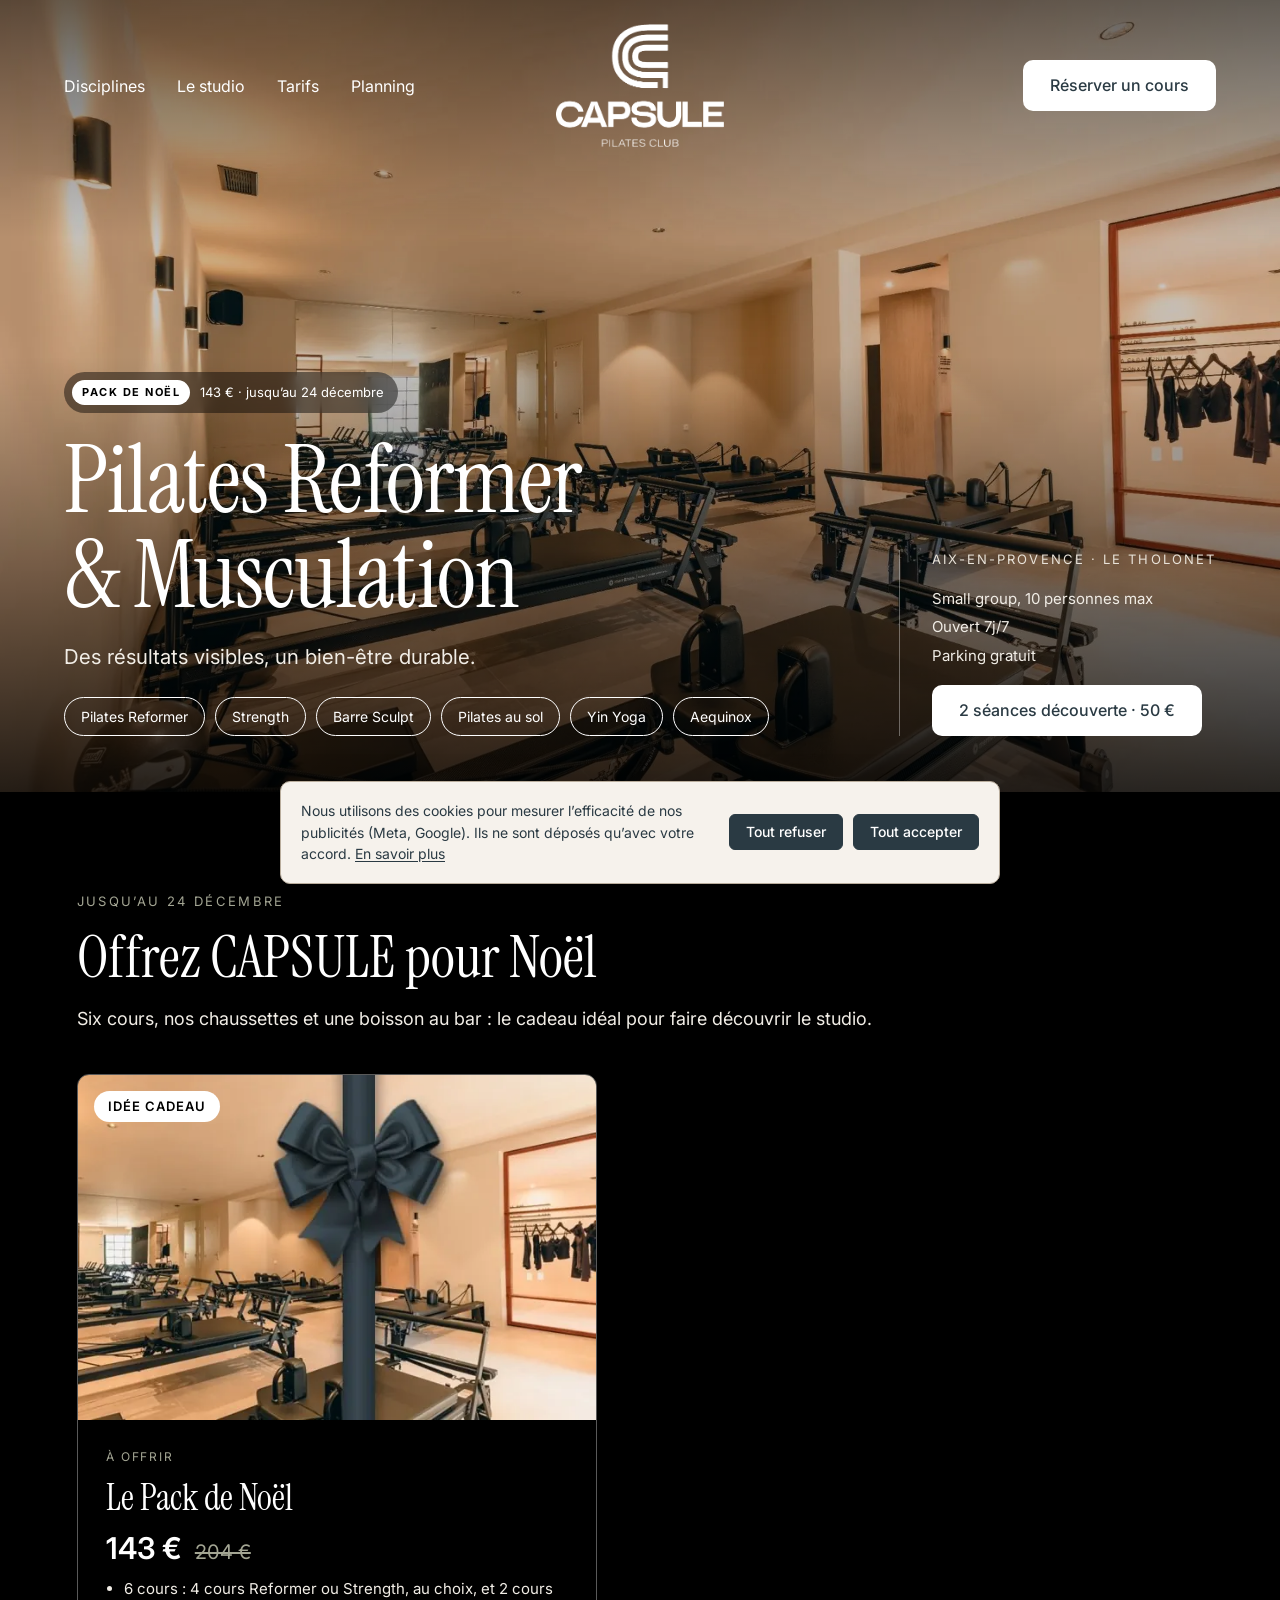
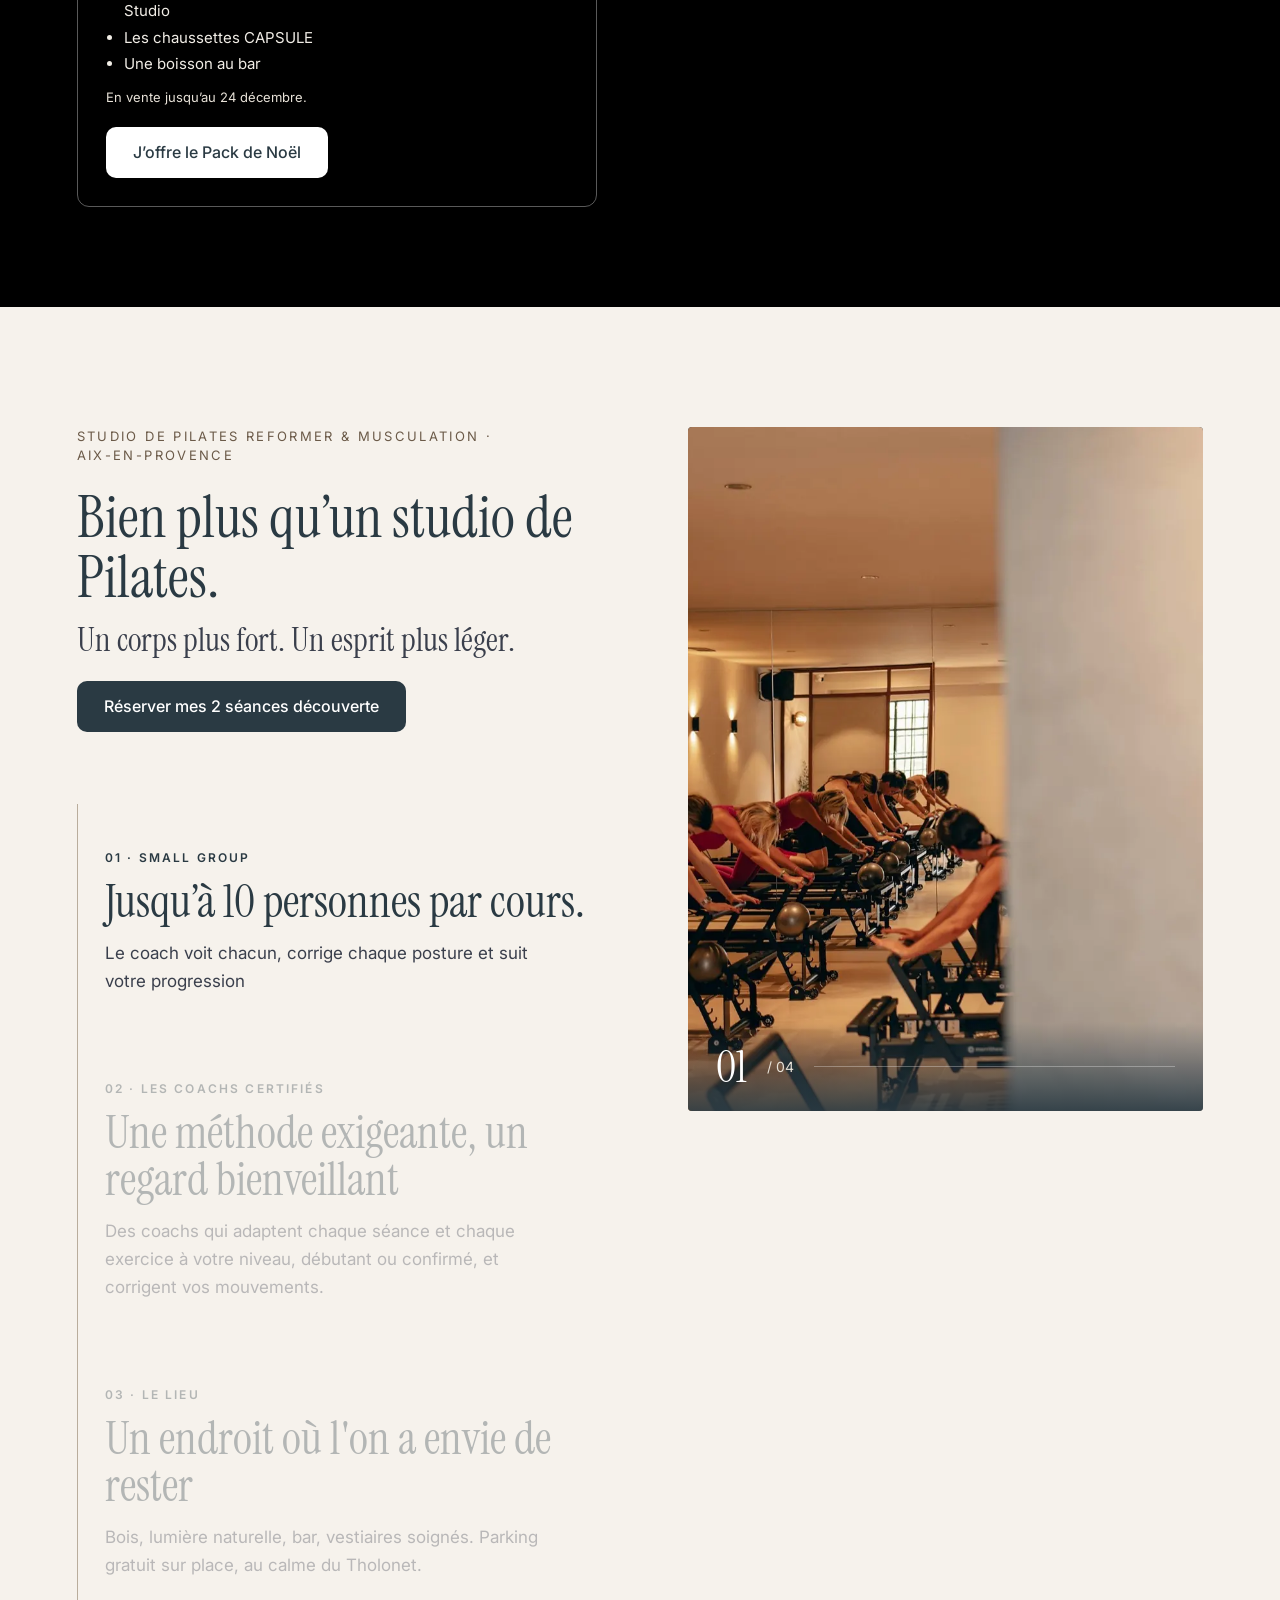
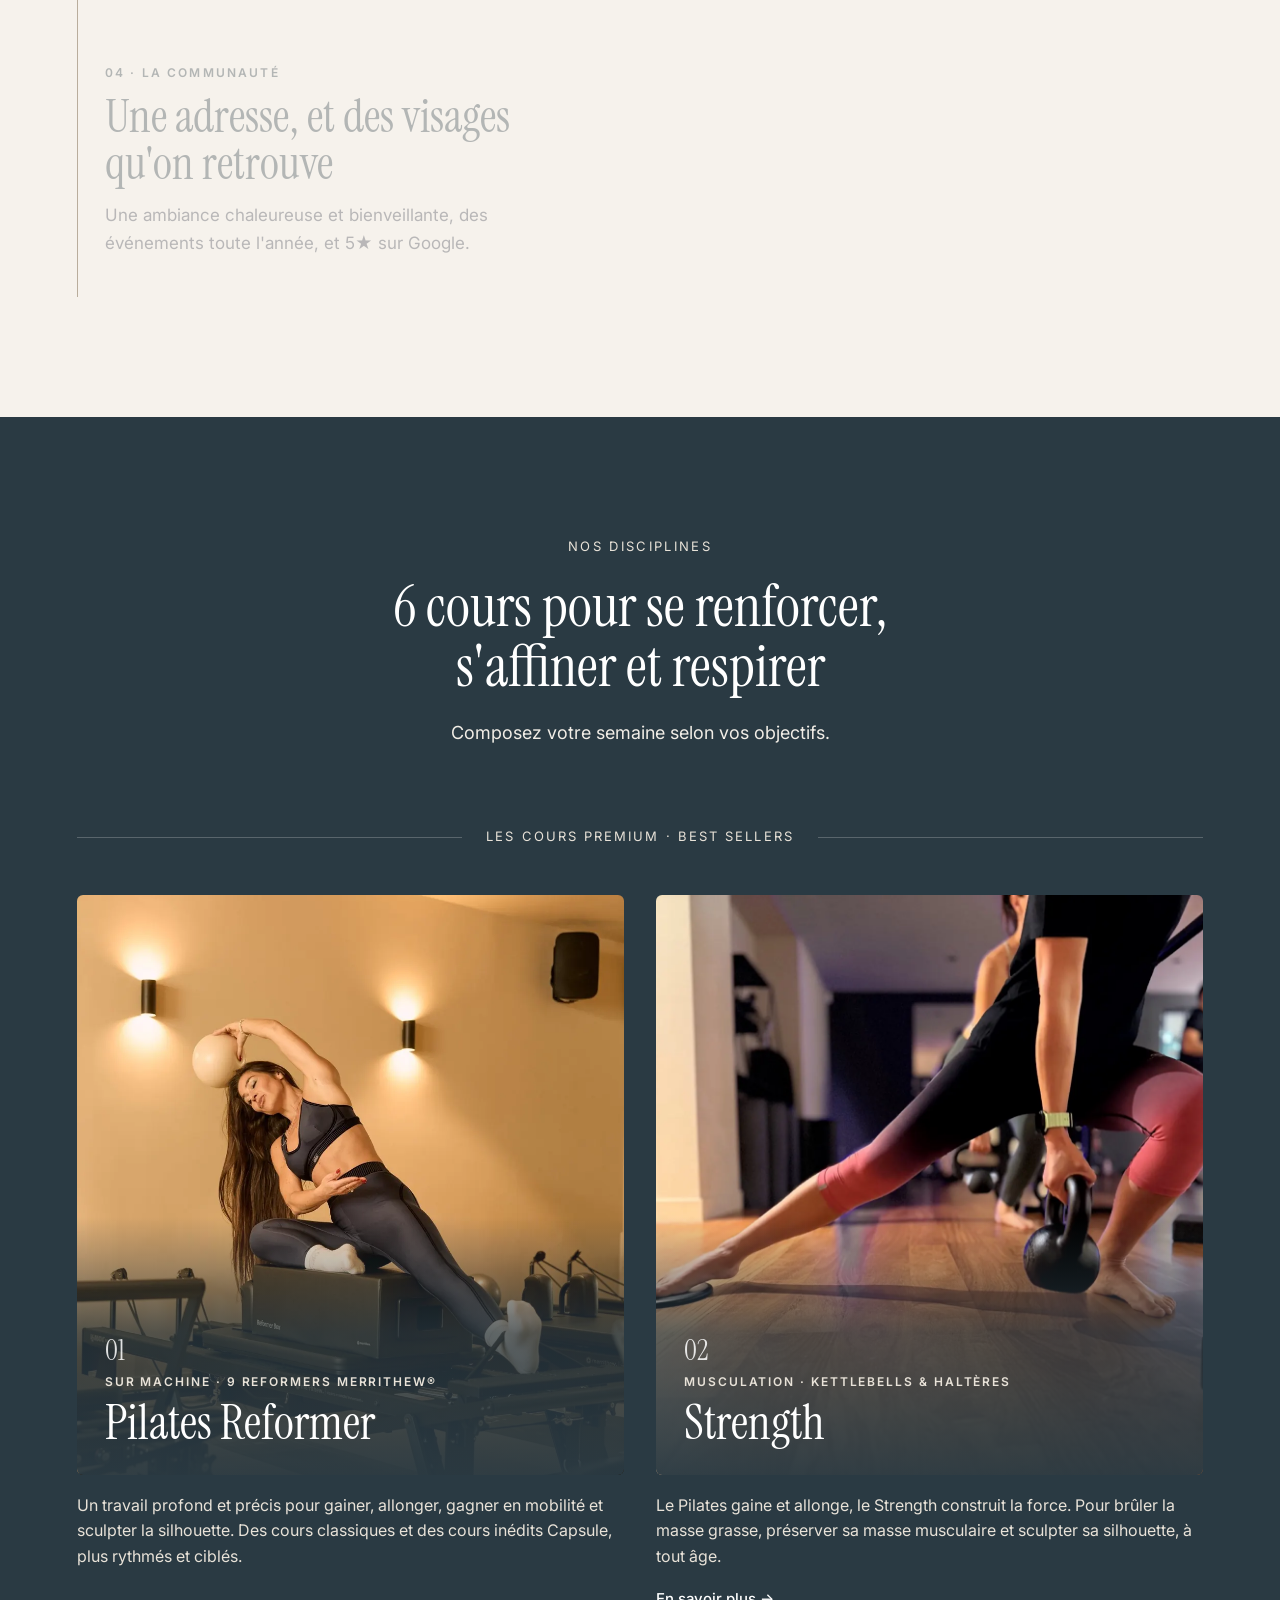
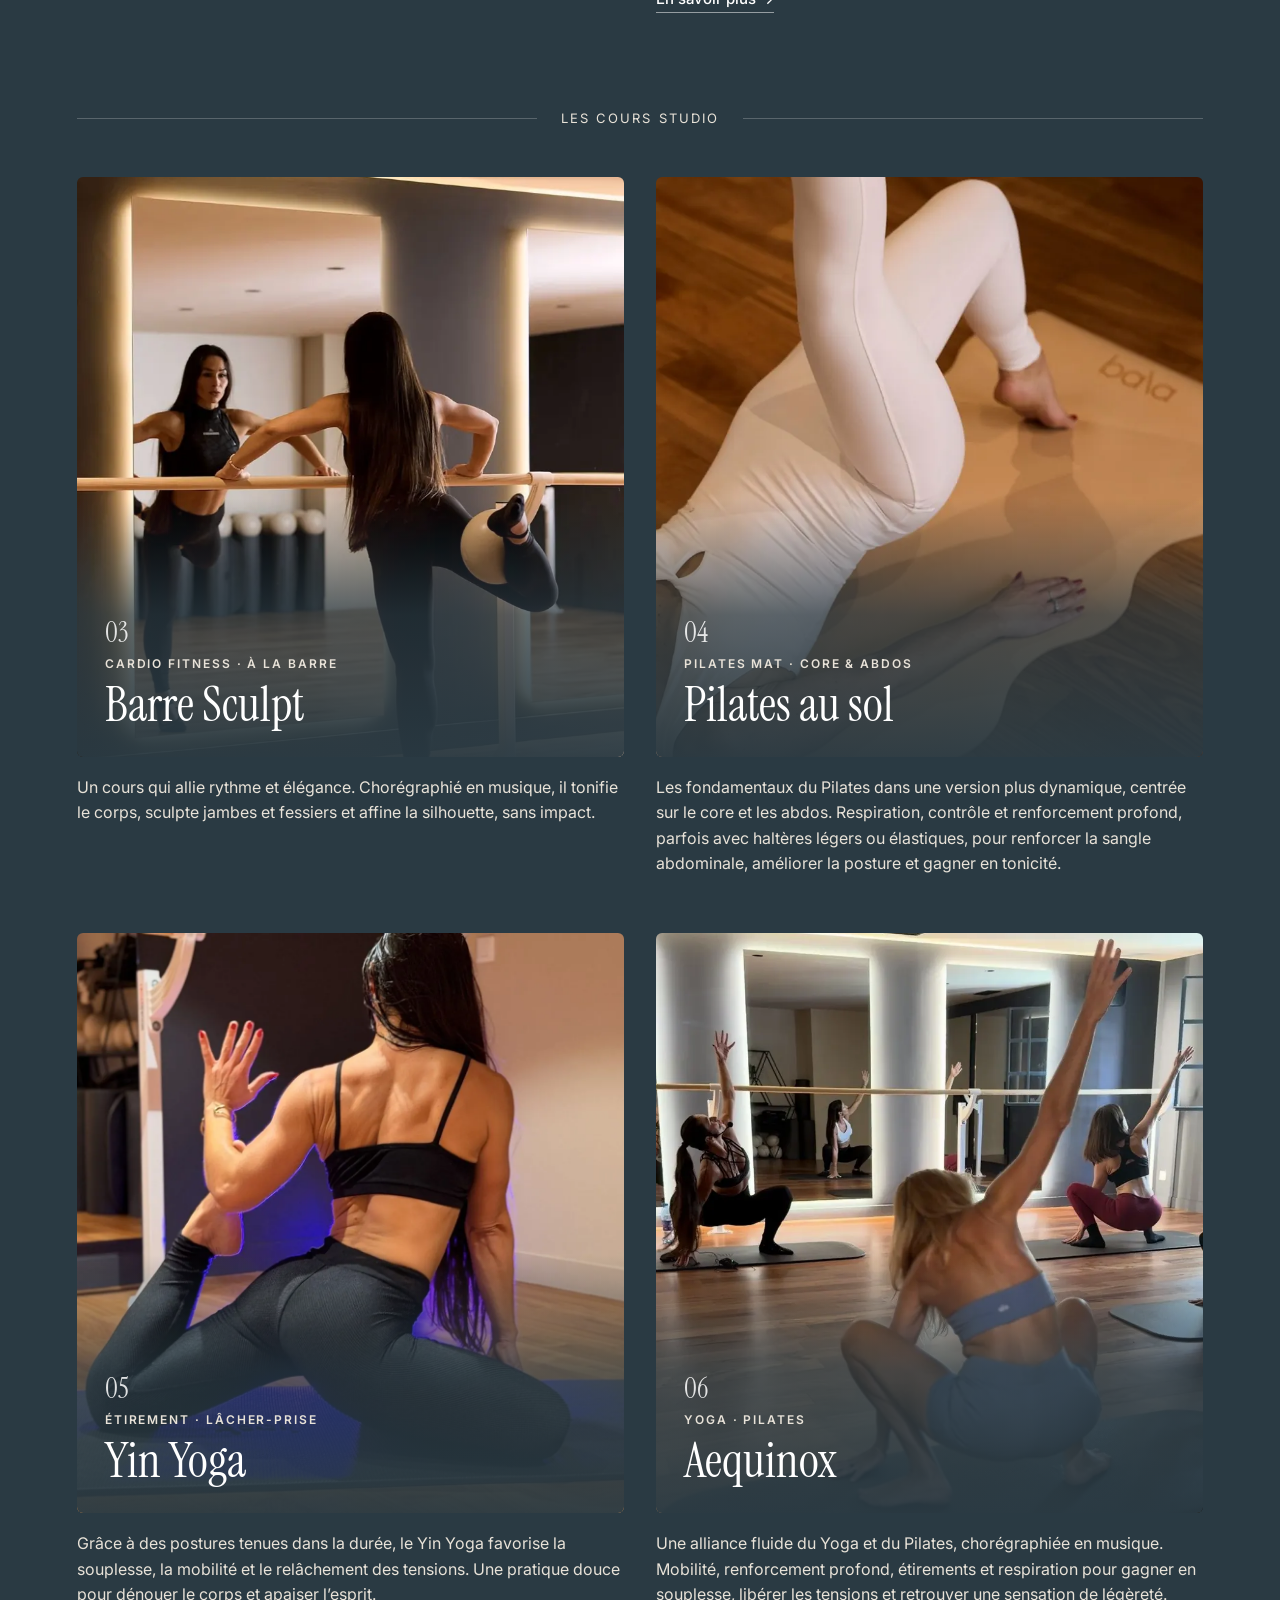
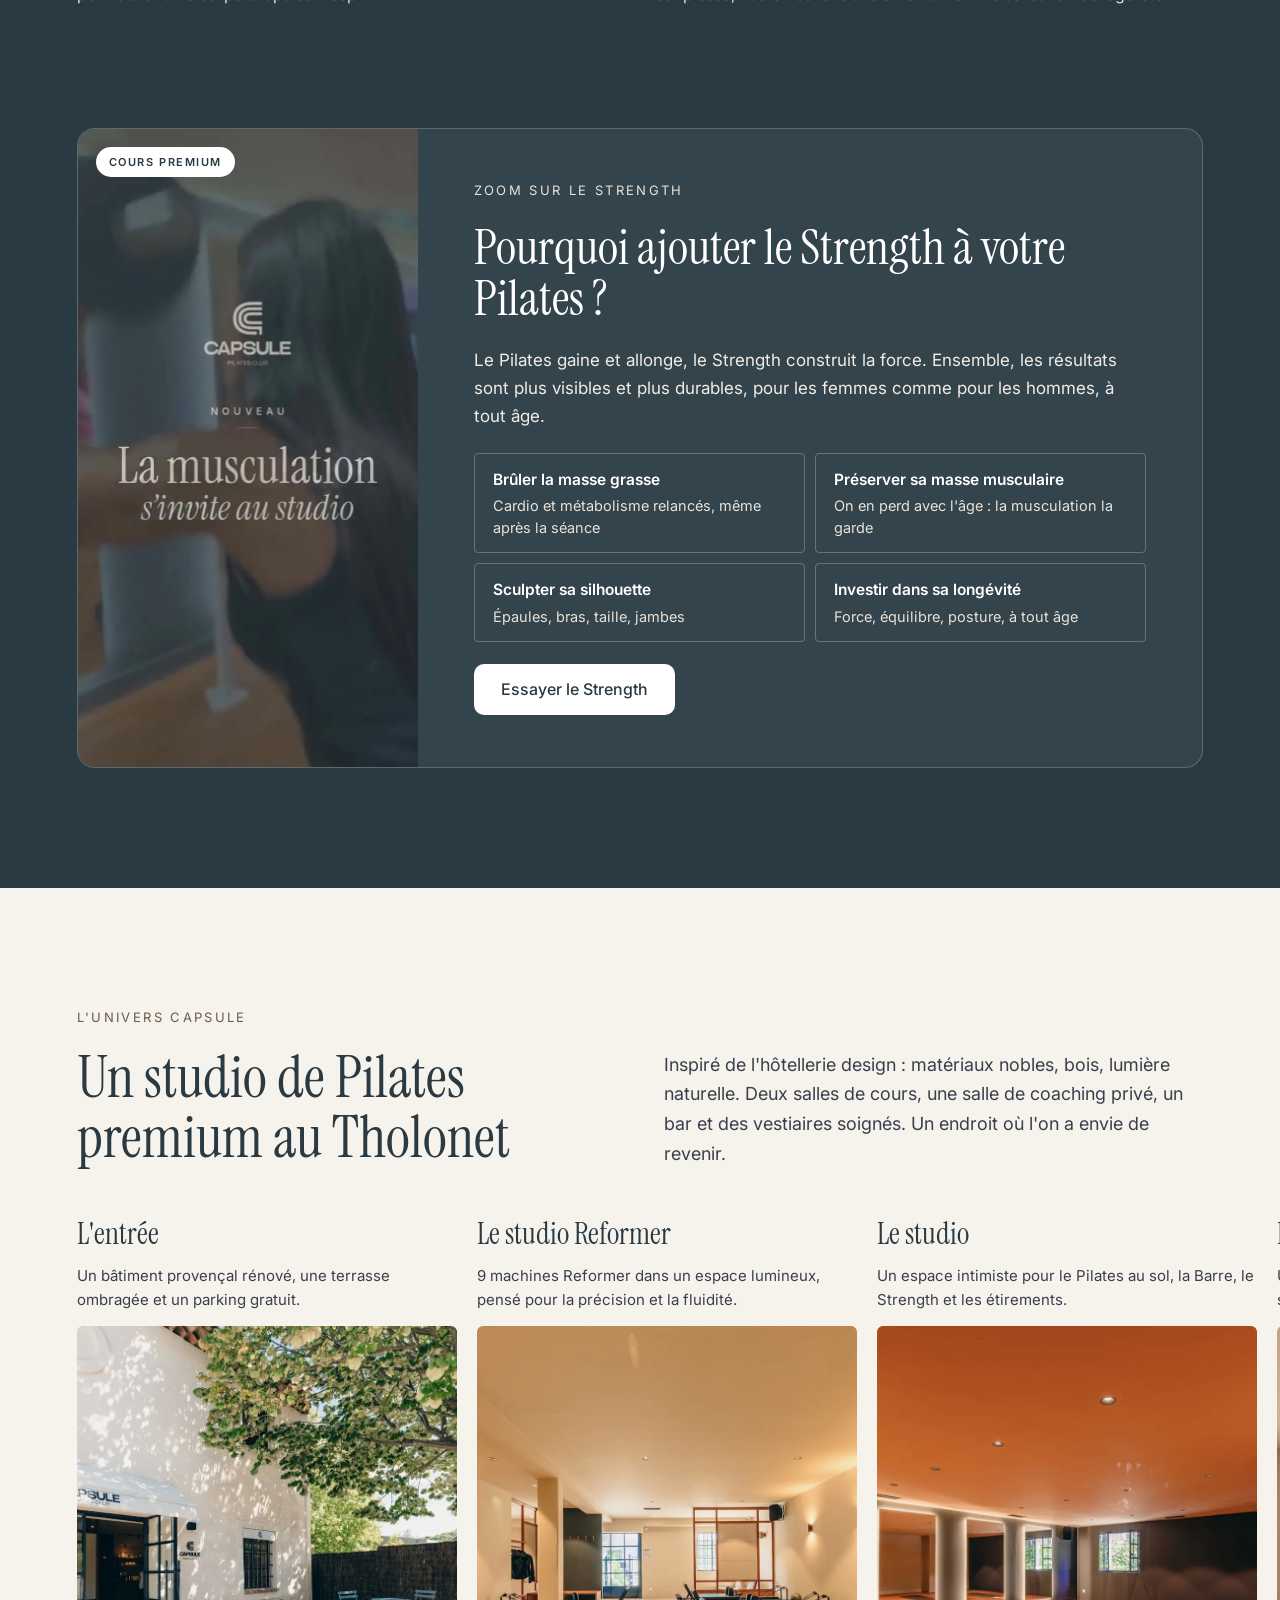
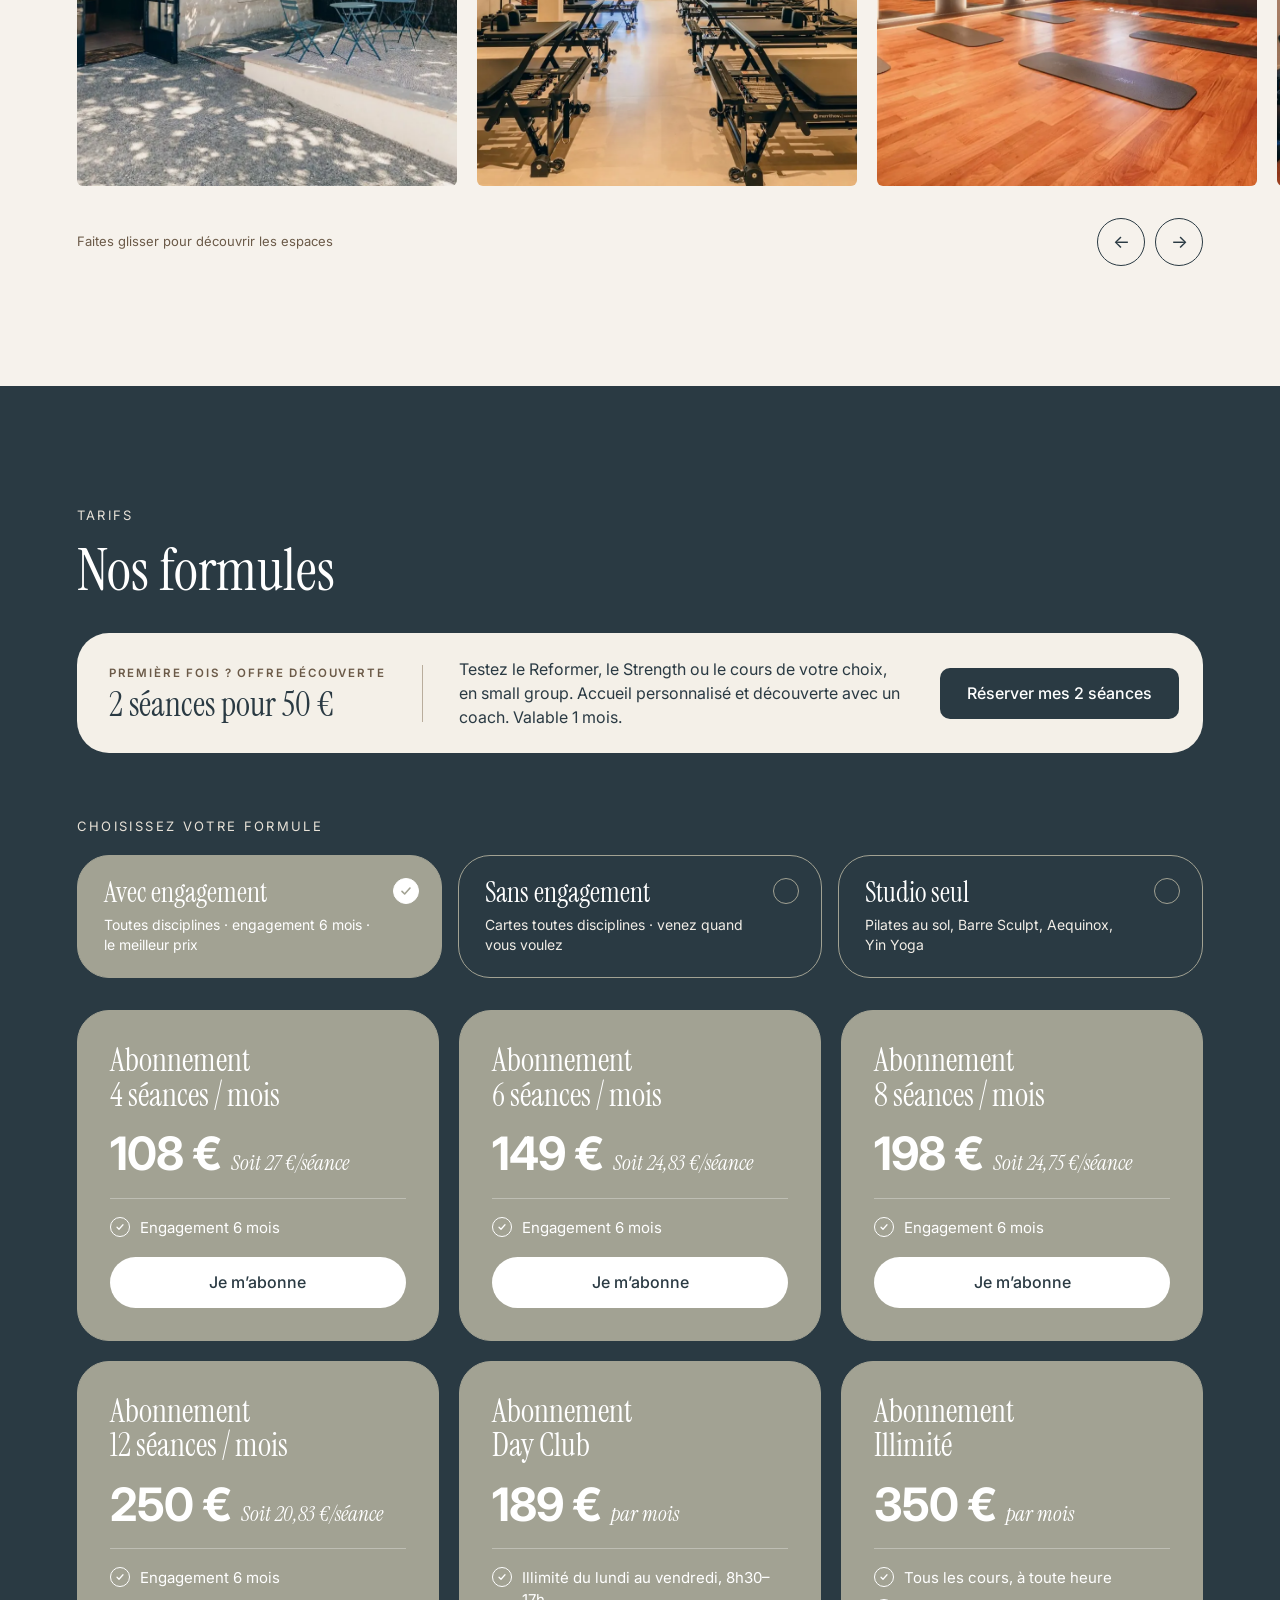
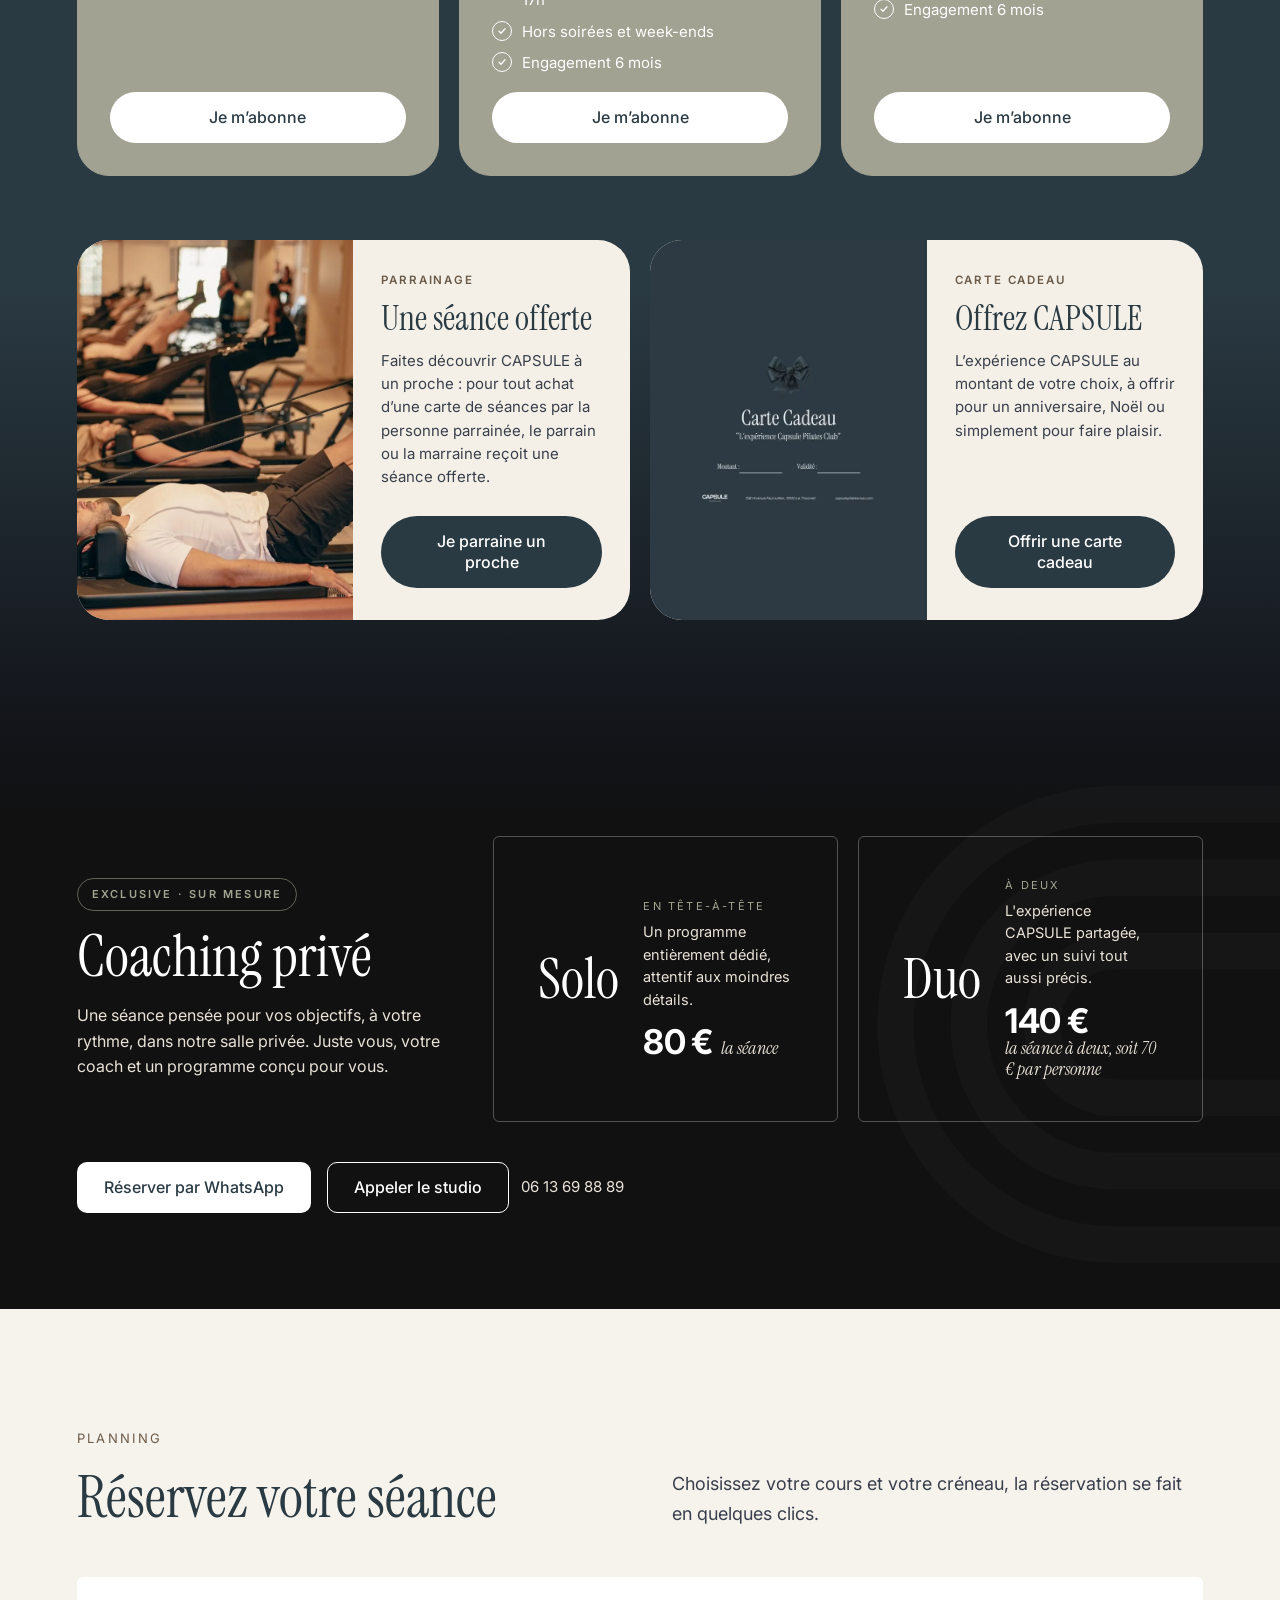
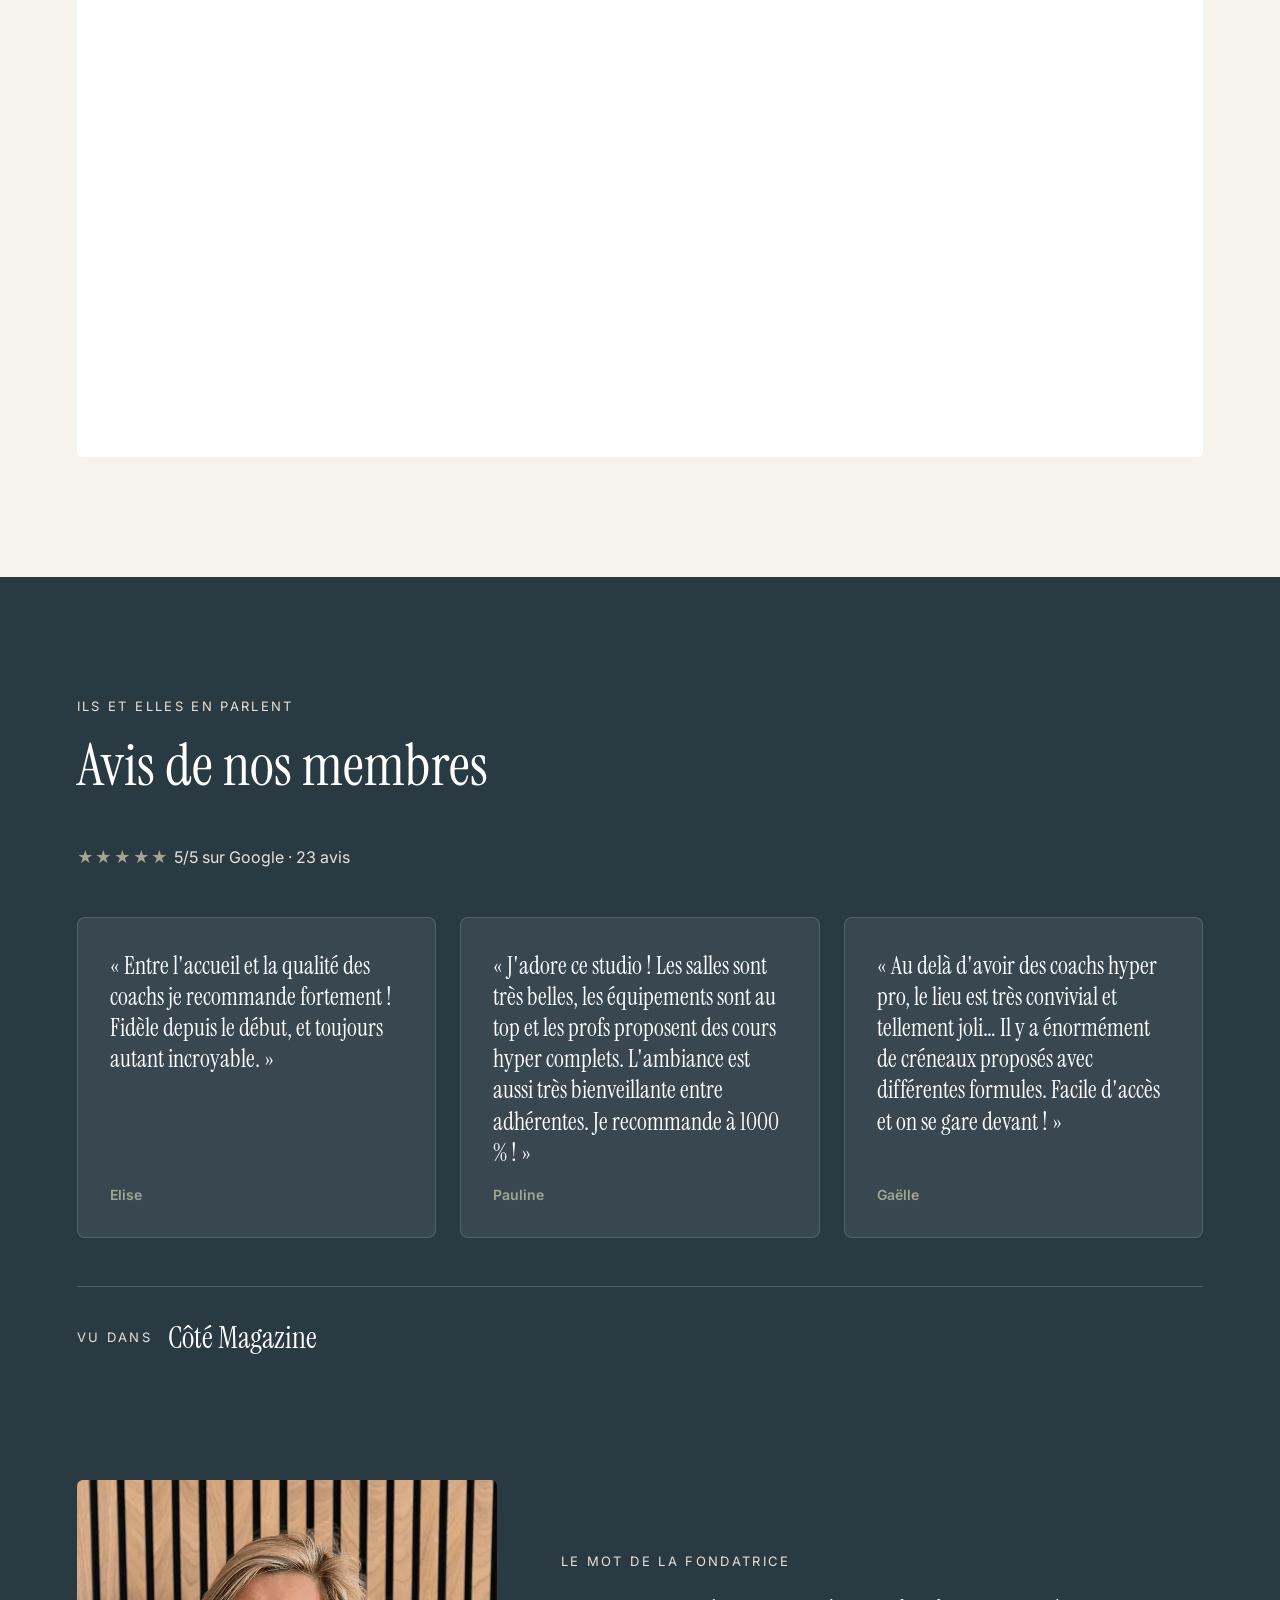
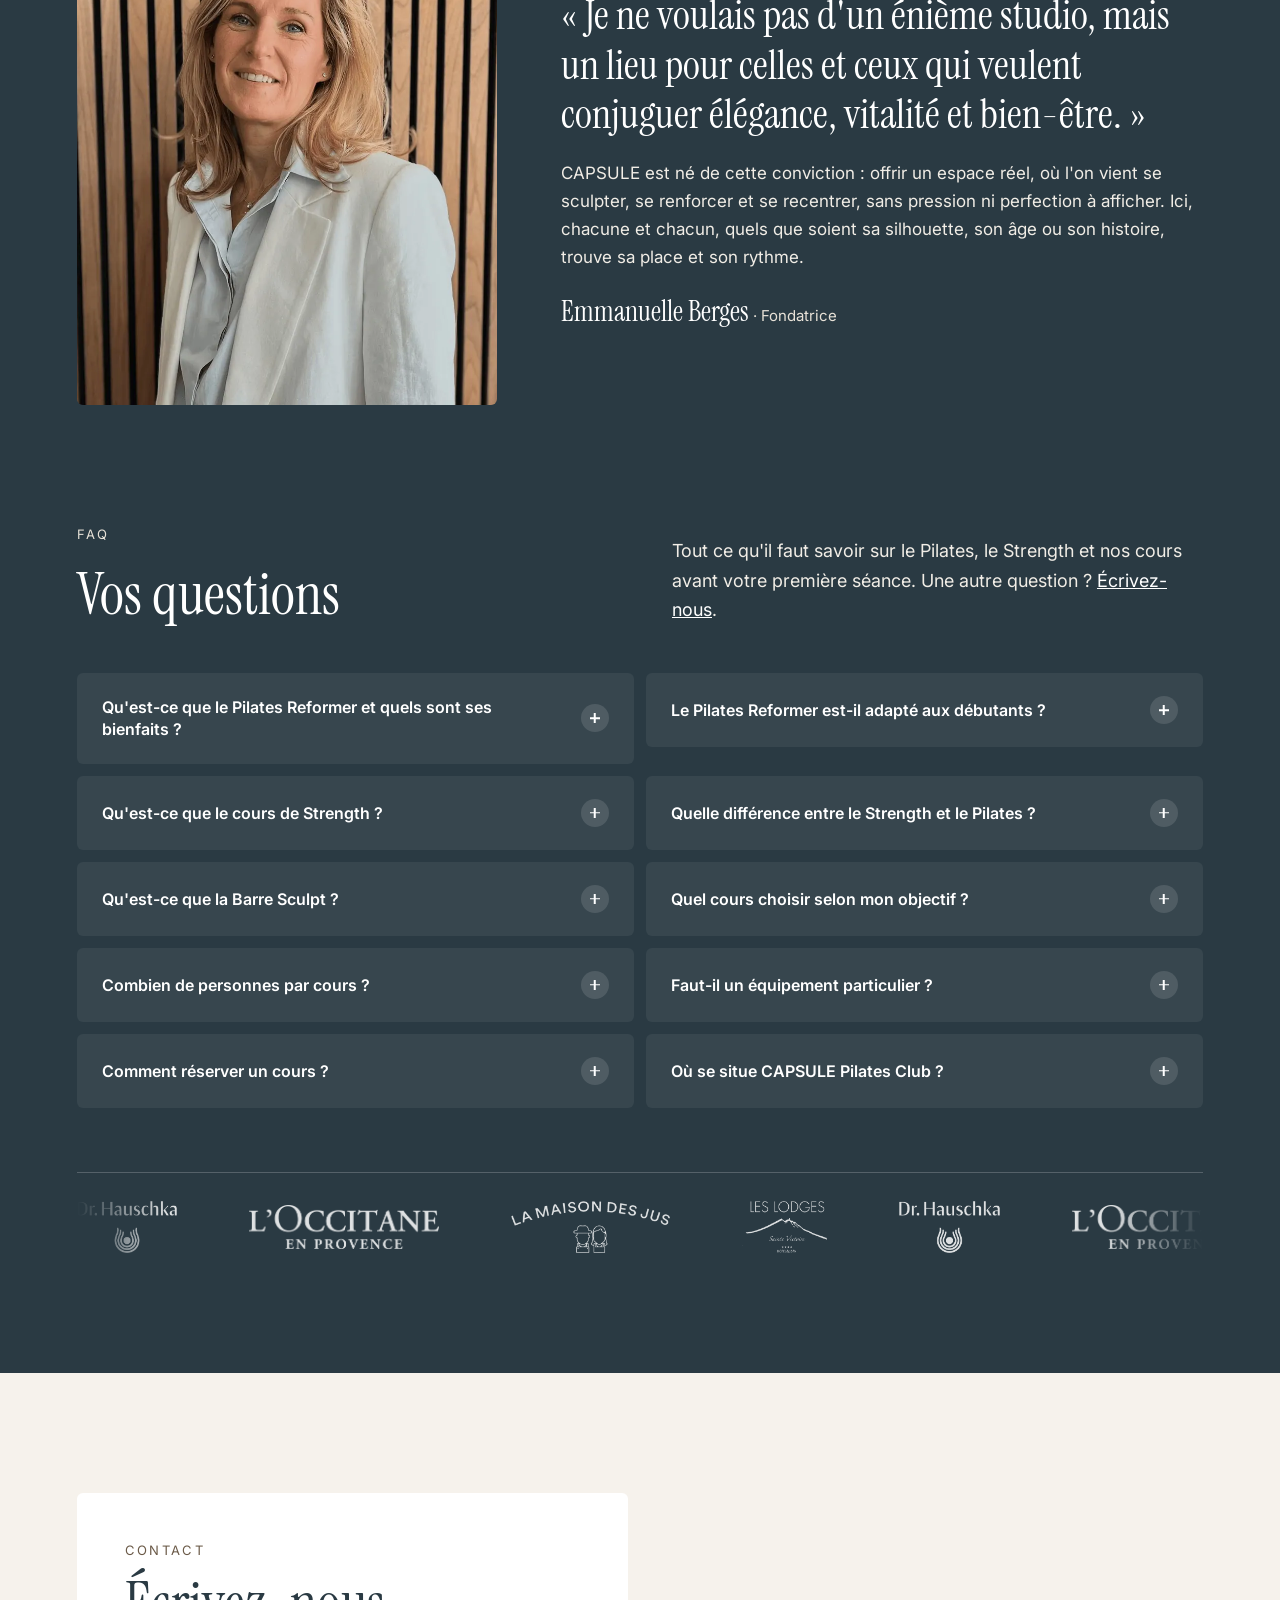
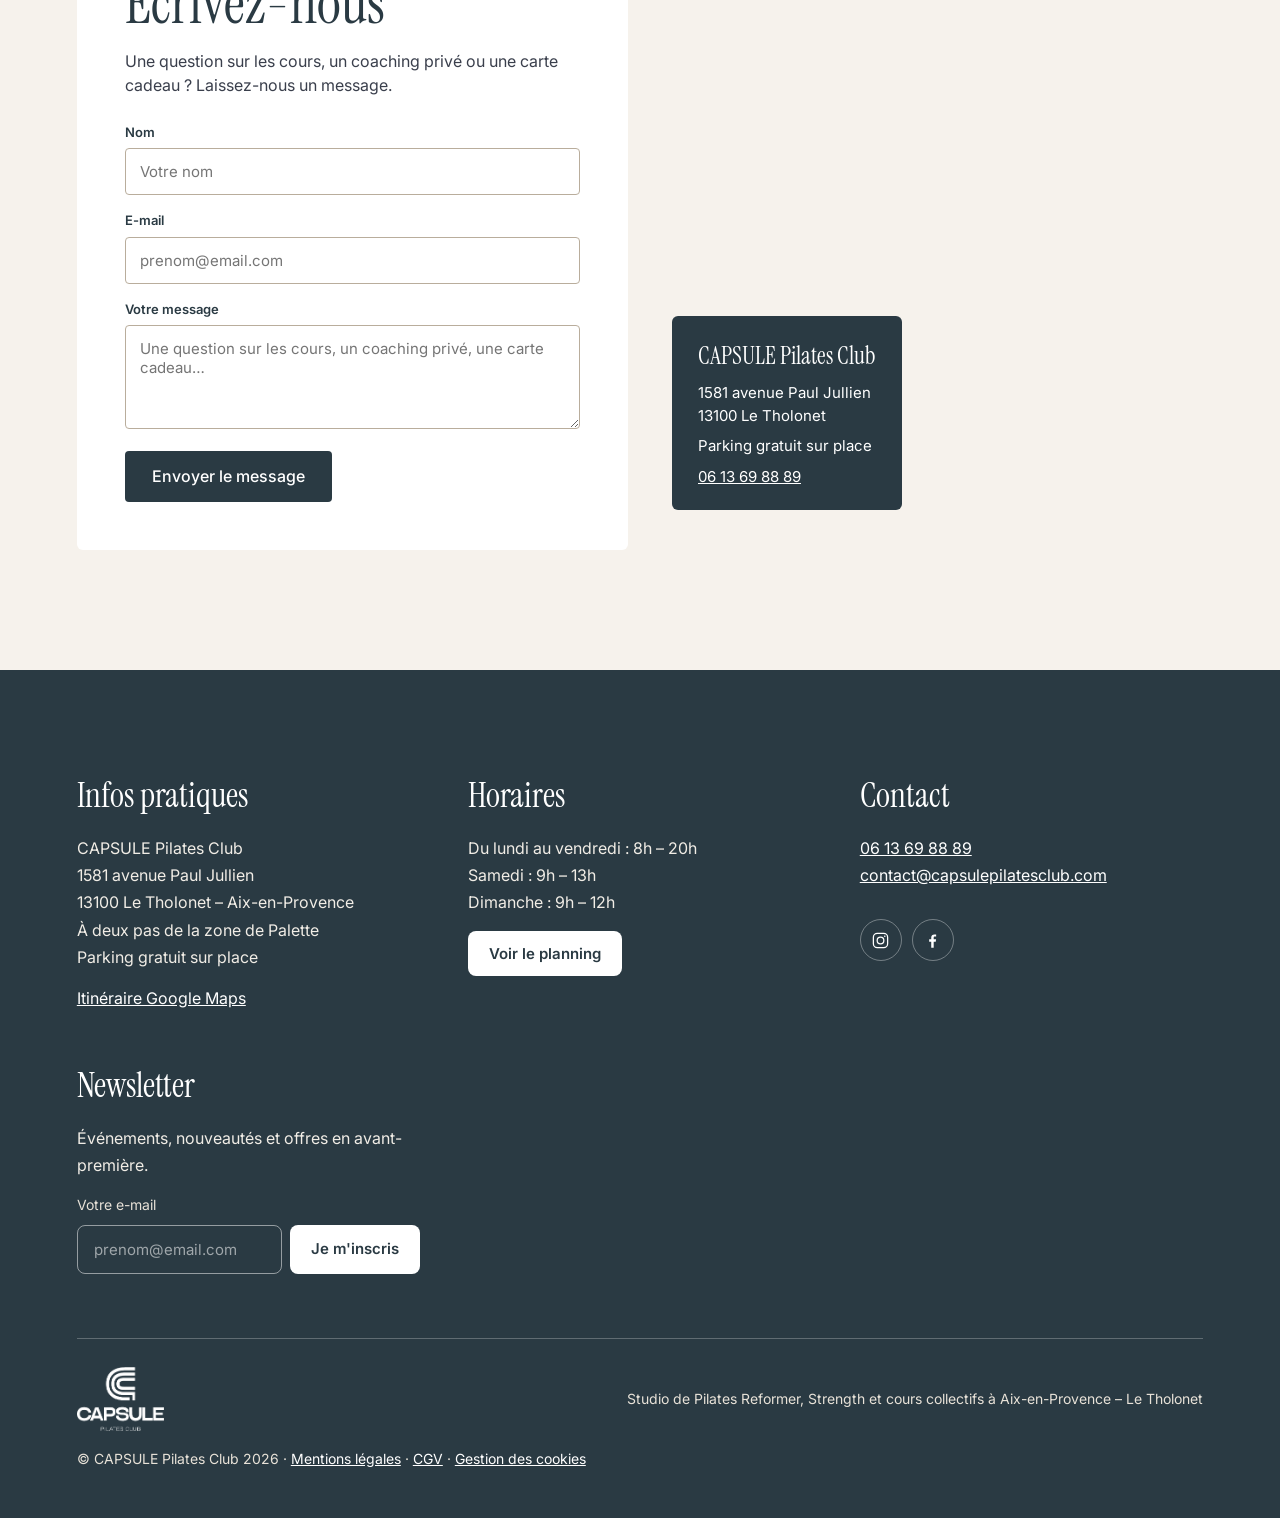
<file: index.html>
<!doctype html>
<html lang="fr">
<head>
<meta charset="utf-8">
<meta name="viewport" content="width=device-width, initial-scale=1">
<link rel="icon" href="/favicon.ico" sizes="32x32">
<link rel="icon" href="/favicon.svg" type="image/svg+xml">
<link rel="apple-touch-icon" href="/apple-touch-icon.png">
<title>Pilates Reformer &amp; Musculation à Aix-en-Provence – CAPSULE Pilates Club</title>
<meta name="description" content="CAPSULE Pilates Club, studio premium de Pilates Reformer, Strength, Barre Sculpt, Pilates au sol, Yin Yoga et Aequinox au Tholonet, aux portes d'Aix-en-Provence. Small group, coachs certifiés, parking gratuit.">
<link rel="canonical" href="https://www.capsulepilatesclub.com/">
<meta property="og:type" content="website">
<meta property="og:locale" content="fr_FR">
<meta property="og:title" content="CAPSULE Pilates Club – Pilates Reformer &amp; Strength à Aix-en-Provence">
<meta property="og:description" content="Une méthode exigeante et des résultats visibles, en small group avec des coachs certifiés. Ouvert 7j/7, parking gratuit.">
<meta property="og:image" content="https://www.capsulepilatesclub.com/assets/img/og-capsule.jpg">
<meta property="og:image:width" content="1200">
<meta property="og:image:height" content="630">
<meta name="twitter:card" content="summary_large_image">
<meta property="og:url" content="https://www.capsulepilatesclub.com/">
<meta name="theme-color" content="#2A3A43">
<link rel="preconnect" href="https://fonts.googleapis.com">
<link rel="preconnect" href="https://fonts.gstatic.com" crossorigin>
<link href="https://fonts.googleapis.com/css2?family=Instrument+Serif:ital@0;1&family=Inter:wght@400;500;600&display=swap" rel="stylesheet">
<link rel="preload" as="image" href="assets/img/hero-studio.webp">
<link rel="stylesheet" href="css/style.css?v=20261126b">
<script type="application/ld+json">
{
  "@context": "https://schema.org",
  "@type": "SportsActivityLocation",
  "name": "CAPSULE Pilates Club",
  "url": "https://www.capsulepilatesclub.com/",
  "image": "https://www.capsulepilatesclub.com/assets/img/studio-reformer.jpg",
  "telephone": "+33613698889",
  "email": "contact@capsulepilatesclub.com",
  "address": {
    "@type": "PostalAddress",
    "streetAddress": "1581 avenue Paul Jullien",
    "postalCode": "13100",
    "addressLocality": "Le Tholonet",
    "addressCountry": "FR"
  },
  "openingHoursSpecification": [
    { "@type": "OpeningHoursSpecification", "dayOfWeek": ["Monday","Tuesday","Wednesday","Thursday","Friday"], "opens": "08:00", "closes": "20:00" },
    { "@type": "OpeningHoursSpecification", "dayOfWeek": "Saturday", "opens": "09:00", "closes": "13:00" },
    { "@type": "OpeningHoursSpecification", "dayOfWeek": "Sunday", "opens": "09:00", "closes": "12:00" }
  ],
  "sameAs": [
    "https://www.instagram.com/capsulepilatesclub",
    "https://www.facebook.com/profile.php?id=61576207025462"
  ]
}
</script>
</head>
<body>

<header class="hero">
  <img class="hero__bg" src="assets/img/hero-studio.webp" alt="Salle de Pilates Reformer du studio CAPSULE à Aix-en-Provence" fetchpriority="high">
  <div class="hero__veil"></div>

  <div class="topbar">
    <button class="topbar__burger" type="button" aria-expanded="false" aria-controls="mobile-nav">
      <span class="sr-only">Menu</span><span></span><span></span>
    </button>
    <nav id="main-nav" class="topbar__nav" aria-label="Navigation principale">
      <a href="#disciplines">Disciplines</a>
      <a href="#univers">Le studio</a>
      <a href="#tarifs">Tarifs</a>
      <a href="#planning">Planning</a>
    </nav>
    <a class="topbar__logo" href="./" aria-label="CAPSULE Pilates Club, accueil">
      <img src="assets/img/logo-capsule-blanc.png" alt="CAPSULE Pilates Club" width="398" height="291">
    </a>
    <div class="topbar__cta">
      <a class="btn btn--light" href="#planning">Réserver<span class="topbar__cta-more"> un cours</span></a>
    </div>
  </div>

  <div class="hero__content">
    <div class="hero__main">
      <!-- Offres datées : masquées avant data-show-from et après data-hide-after (js/main.js) -->
      <a class="hero__promo" href="#black-friday" data-hide-after="2026-12-01"><b>BLACK FRIDAY</b>−50 % abonnements · +30 % de cours</a>
      <a class="hero__promo" href="#black-friday" data-show-from="2026-12-01" data-hide-after="2026-12-25"><b>PACK DE NOËL</b>143 € · jusqu’au 24 décembre</a>
      <h1 class="hero__title">Pilates Reformer<br> &amp; Musculation</h1>
      <p class="hero__subtitle">Des résultats visibles, un bien-être durable.</p>
      <ul class="hero__pills" aria-label="Nos disciplines">
        <li><a href="#disciplines">Pilates Reformer</a></li>
        <li><a href="#disciplines">Strength</a></li>
        <li><a href="#disciplines">Barre Sculpt</a></li>
        <li><a href="#disciplines">Pilates au sol</a></li>
        <li><a href="#disciplines">Yin Yoga</a></li>
        <li><a href="#disciplines">Aequinox</a></li>
      </ul>
    </div>
    <div class="hero__side">
      <p class="hero__place">Aix-en-Provence · Le Tholonet</p>
      <ul class="hero__facts">
        <li>Small group, 10 personnes max</li>
        <li>Ouvert 7j/7</li>
        <li>Parking gratuit</li>
      </ul>
      <a class="btn btn--light" href="https://backoffice.bsport.io/customer/payment/pass/681958/?membership=4121&amp;force=true" target="_blank" rel="noopener">2 séances découverte · 50 €</a>
    </div>
  </div>
</header>

<!-- Menu mobile : panneau beige qui glisse depuis la gauche -->
<div class="mnav" id="mobile-nav" role="dialog" aria-modal="true" aria-label="Menu" hidden>
  <div class="mnav__backdrop" data-mnav-close></div>
  <div class="mnav__panel">
    <button class="mnav__close" type="button" data-mnav-close aria-label="Fermer le menu"><span></span><span></span></button>
    <p class="mnav__label">Menu</p>
    <nav class="mnav__list" aria-label="Navigation mobile">
      <a href="#disciplines">Disciplines</a>
      <a href="#univers">Le studio</a>
      <a href="#tarifs">Tarifs</a>
      <a href="#planning">Planning</a>
      <a href="#faq">FAQ</a>
      <a href="#contact">Contact</a>
    </nav>
    <div class="mnav__offer">
      <p class="mnav__label">Offre découverte</p>
      <p class="mnav__offer-title">2 séances pour 50 €</p>
      <a class="btn btn--navy" href="https://backoffice.bsport.io/customer/payment/pass/681958/?membership=4121&amp;force=true" target="_blank" rel="noopener">Réserver</a>
    </div>
  </div>
</div>

<main>

<!-- Black Friday jusqu’au 30/11 ; le Pack de Noël reste seul jusqu’au 24/12 -->
<section id="black-friday" class="section section--black" data-hide-after="2026-12-25">
  <div class="container stack-40">
    <div class="stack-16" data-show-from="2026-12-01">
      <p class="eyebrow eyebrow--sage">Jusqu’au 24 décembre</p>
      <h2 class="h2">Offrez CAPSULE pour Noël</h2>
      <p class="lead lead--light">Six cours, nos chaussettes et une boisson au bar : le cadeau idéal pour faire découvrir le studio.</p>
    </div>
    <div class="stack-16" data-hide-after="2026-12-01">
      <p class="eyebrow eyebrow--sage">Du lundi 23 au lundi 30 novembre · places limitées</p>
      <h2 class="h2">Black Friday CAPSULE</h2>
      <p class="lead lead--light">Une semaine pour vous lancer, ou pour offrir le plus beau des cadeaux.</p>
    </div>
    <div class="bf__grid">
      <article class="offer" data-hide-after="2026-12-01">
        <div class="offer__media">
          <img src="assets/img/cours-reformer.webp" alt="Cours de Pilates Reformer en small group au studio CAPSULE" loading="lazy" width="1400" height="946">
          <span class="offer__badge">−50 %</span>
        </div>
        <div class="offer__body">
          <p class="offer__tag">Nouveaux membres</p>
          <h3 class="offer__title">Votre abonnement à moitié prix</h3>
          <p class="offer__price">−50 % les 2 premiers mois</p>
          <p class="offer__box">Abonnement 4 cours : 54 € par mois les 2 premiers mois, puis 108 €</p>
          <p class="offer__small">Sur tous les abonnements dès 4 cours par mois (hors Day Club illimité). Engagement 12 mois.</p>
          <div class="offer__cta">
            <a class="btn btn--light" href="https://wa.me/33623074274?text=Bonjour%2C%20je%20souhaite%20profiter%20de%20l%27offre%20Black%20Friday%20-50%20%25%20sur%20un%20abonnement%20CAPSULE." target="_blank" rel="noopener">Je profite de l’offre</a>
            <p class="offer__small">Un message sur WhatsApp, et on s’occupe de tout.</p>
          </div>
        </div>
      </article>
      <article class="offer" data-hide-after="2026-12-01">
        <div class="offer__media">
          <img src="assets/img/reformer-box.webp" alt="La salle Reformer du studio CAPSULE" loading="lazy">
          <span class="offer__badge">+30 % de cours</span>
        </div>
        <div class="offer__body">
          <p class="offer__tag">Cartes de cours · 27 → 30 novembre</p>
          <h3 class="offer__title">+30 % de cours offerts</h3>
          <p class="offer__price">Jusqu’à 6 cours offerts</p>
          <ul class="offer__list">
            <li>Carte 20 cours : 26 cours pour 560 €, soit 21,54 € le cours (valable 6 mois)</li>
            <li>Carte 10 cours : 13 cours pour 290 €, soit 22,31 € le cours (valable 4 mois)</li>
          </ul>
          <p class="offer__box">26 cours pour le prix de 20 · 13 cours pour le prix de 10</p>
          <p class="offer__small">Valables sur tous les cours, pour vous ou à offrir. Jusqu’au lundi 30 novembre à minuit.</p>
          <div class="offer__cta">
            <a class="btn btn--light" href="https://backoffice.bsport.io/customer/payment/pass/823097/?membership=4121&amp;force=true" target="_blank" rel="noopener">Je prends la carte 26 cours</a>
            <a class="btn btn--light" href="https://backoffice.bsport.io/customer/payment/pass/823100/?membership=4121&amp;force=true" target="_blank" rel="noopener">Je prends la carte 13 cours</a>
          </div>
        </div>
      </article>
      <article class="offer">
        <div class="offer__media">
          <img src="assets/img/pack-de-noel.webp" alt="Le Pack de Noël CAPSULE : le studio Reformer orné d’un nœud cadeau" loading="lazy" width="600" height="400">
          <span class="offer__badge">Idée cadeau</span>
        </div>
        <div class="offer__body">
          <p class="offer__tag">À offrir</p>
          <h3 class="offer__title">Le Pack de Noël</h3>
          <p class="offer__price">143 € <s>204 €</s></p>
          <ul class="offer__list">
            <li>6 cours : 4 cours Reformer ou Strength, au choix, et 2 cours Studio</li>
            <li>Les chaussettes CAPSULE</li>
            <li>Une boisson au bar</li>
          </ul>
          <p class="offer__small">En vente jusqu’au 24 décembre.</p>
          <div class="offer__cta">
            <a class="btn btn--light" href="https://backoffice.bsport.io/customer/payment/pass/815685/?membership=4121&amp;force=true" target="_blank" rel="noopener">J’offre le Pack de Noël</a>
          </div>
        </div>
      </article>
    </div>
  </div>
</section>

<section class="section section--cream why">
  <div class="why__wrap">
    <div>
      <div class="why__head">
        <p class="eyebrow">Studio de Pilates Reformer &amp; Musculation · <span class="nowrap">Aix-en-Provence</span></p>
        <h2 class="h2">Bien plus qu’un studio de Pilates.</h2>
        <p class="why__subtitle">Un corps plus fort. Un esprit plus léger.</p>
        <div><a class="btn btn--navy" href="https://backoffice.bsport.io/customer/payment/pass/681958/?membership=4121&amp;force=true" target="_blank" rel="noopener">Réserver mes 2 séances découverte</a></div>
      </div>
      <div class="why__list">
        <div class="why__line" aria-hidden="true"><i></i></div>
      <div class="why__item" data-why="0">
        <small>01 · Small group</small>
        <h3>Jusqu’à 10 personnes par cours.</h3>
        <p>Le coach voit chacun, corrige chaque posture et suit votre progression</p>
        <img class="why__item-img" src="assets/img/reformer-small-group.webp" alt="Cours collectif de Pilates Reformer en small group à Aix-en-Provence" loading="lazy" style="object-position:15% 50%">
      </div>
      <div class="why__item" data-why="1">
        <small>02 · Les coachs certifiés</small>
        <h3>Une méthode exigeante, un regard bienveillant</h3>
        <p>Des coachs qui adaptent chaque séance et chaque exercice à votre niveau, débutant ou confirmé, et corrigent vos mouvements.</p>
        <img class="why__item-img" src="assets/img/pilates-reformer.webp" alt="Exercice de Pilates sur Reformer" loading="lazy">
      </div>
      <div class="why__item" data-why="2">
        <small>03 · Le lieu</small>
        <h3>Un endroit où l'on a envie de rester</h3>
        <p>Bois, lumière naturelle, bar, vestiaires soignés. Parking gratuit sur place, au calme du Tholonet.</p>
        <img class="why__item-img" src="assets/img/coin-salon.webp" alt="Le coin salon du studio CAPSULE, avec son applique soleil et son olivier" loading="lazy" style="object-position:50% 30%">
      </div>
      <div class="why__item" data-why="3">
        <small>04 · La communauté</small>
        <h3>Une adresse, et des visages qu'on retrouve</h3>
        <p>Une ambiance chaleureuse et bienveillante, des événements toute l'année, et 5★ sur Google.</p>
        <img class="why__item-img" src="assets/img/facade-terrasse.webp" alt="Façade du studio CAPSULE Pilates Club et sa terrasse ombragée au Tholonet" loading="lazy" style="object-position:45% 60%">
      </div>
      </div>
    </div>
    <div class="why__media" aria-hidden="true">
      <img class="is-active" src="assets/img/reformer-small-group.webp" alt="" loading="lazy" style="object-position:15% 50%">
      <img src="assets/img/pilates-reformer.webp" alt="" loading="lazy">
      <img src="assets/img/coin-salon.webp" alt="" loading="lazy">
      <img src="assets/img/facade-terrasse.webp" alt="" loading="lazy" style="object-position:37% 50%">
      <div class="why__counter"><b data-why-num>01</b><span>/ 04</span><div class="why__bar"><i></i></div></div>
    </div>
  </div>
</section>

<section id="disciplines" class="section section--navy disc">
  <div class="container">
    <div class="disc__head">
      <p class="eyebrow eyebrow--light">Nos disciplines</p>
      <h2 class="h2">6 cours pour se renforcer, s'affiner et respirer</h2>
      <p class="lead lead--light">Composez votre semaine selon vos objectifs.</p>
    </div>
    <p class="disc__sep disc__sep--first">Les cours premium · Best sellers</p>
    <div class="disc__grid">
      <article class="disc__card">
        <div class="disc__photo">
          <img src="assets/img/reformer-box.webp" alt="Exercice de Pilates sur Reformer Box au studio CAPSULE à Aix-en-Provence" loading="lazy" style="object-position:50% 35%">
          <div class="disc__overlay"><b>01</b><small>Sur machine · 9 Reformers Merrithew®</small><h3>Pilates Reformer</h3></div>
        </div>
        <p>Un travail profond et précis pour gainer, allonger, gagner en mobilité et sculpter la silhouette. Des cours classiques et des cours inédits Capsule, plus rythmés et ciblés.</p>
      </article>
      <article class="disc__card">
        <div class="disc__photo">
          <img src="assets/img/strength-kettlebell.webp" alt="Cours de Strength avec kettlebell au studio CAPSULE à Aix-en-Provence" loading="lazy" style="object-position:50% 60%">
          <div class="disc__overlay"><b>02</b><small>Musculation · Kettlebells &amp; haltères</small><h3>Strength</h3></div>
        </div>
        <p>Le Pilates gaine et allonge, le Strength construit la force. Pour brûler la masse grasse, préserver sa masse musculaire et sculpter sa silhouette, à tout âge.</p>
        <a class="disc__more" href="#strength">En savoir plus →</a>
      </article>
    </div>
    <p class="disc__sep">Les cours studio</p>
    <div class="disc__grid">
      <article class="disc__card">
        <div class="disc__photo">
          <img src="assets/img/barre-sculpt.webp" alt="Cours de Barre Sculpt à la barre au Tholonet" loading="lazy">
          <div class="disc__overlay"><b>03</b><small>Cardio fitness · À la barre</small><h3>Barre Sculpt</h3></div>
        </div>
        <p>Un cours qui allie rythme et élégance. Chorégraphié en musique, il tonifie le corps, sculpte jambes et fessiers et affine la silhouette, sans impact.</p>
      </article>
      <article class="disc__card">
        <div class="disc__photo">
          <img src="assets/img/pilates-sol.webp" alt="Cours de Pilates au sol sur tapis à Aix-en-Provence" loading="lazy">
          <div class="disc__overlay"><b>04</b><small>Pilates Mat · Core &amp; abdos</small><h3>Pilates au sol</h3></div>
        </div>
        <p>Les fondamentaux du Pilates dans une version plus dynamique, centrée sur le core et les abdos. Respiration, contrôle et renforcement profond, parfois avec haltères légers ou élastiques, pour renforcer la sangle abdominale, améliorer la posture et gagner en tonicité.</p>
      </article>
      <article class="disc__card">
        <div class="disc__photo">
          <img src="assets/img/yin-yoga.webp" alt="Posture d’étirement au sol en cours de Yin Yoga au studio CAPSULE" loading="lazy" style="object-position:45% 40%">
          <div class="disc__overlay"><b>05</b><small>Étirement · Lâcher-prise</small><h3>Yin Yoga</h3></div>
        </div>
        <p>Grâce à des postures tenues dans la durée, le Yin Yoga favorise la souplesse, la mobilité et le relâchement des tensions. Une pratique douce pour dénouer le corps et apaiser l’esprit.</p>
      </article>
      <article class="disc__card">
        <div class="disc__photo">
          <img src="assets/img/aequinox-cours.webp" alt="Cours Aequinox, entre yoga et Pilates, au studio CAPSULE" loading="lazy" style="object-position:50% 36%">
          <div class="disc__overlay"><b>06</b><small>Yoga · Pilates</small><h3>Aequinox</h3></div>
        </div>
        <p>Une alliance fluide du Yoga et du Pilates, chorégraphiée en musique. Mobilité, renforcement profond, étirements et respiration pour gagner en souplesse, libérer les tensions et retrouver une sensation de légèreté.</p>
      </article>
    </div>
  </div>
</section>

<section id="strength" class="section section--navy strength">
  <div class="container strength__card">
    <div class="strength__media">
      <span class="strength__tag">Cours premium</span>
      <video class="strength__video" src="assets/video/strength.mp4" poster="assets/img/strength-video-poster.webp" autoplay muted loop playsinline preload="metadata" aria-label="Vidéo d'un cours de Strength au studio CAPSULE"></video>
    </div>
    <div class="strength__body">
      <p class="eyebrow eyebrow--light">Zoom sur le Strength</p>
      <h2 class="h2">Pourquoi ajouter le Strength à votre Pilates ?</h2>
      <p class="lead lead--light">Le Pilates gaine et allonge, le Strength construit la force. Ensemble, les résultats sont plus visibles et plus durables, pour les femmes comme pour les hommes, à tout âge.</p>
      <ul class="strength__benefits">
        <li><b>Brûler la masse grasse</b><span>Cardio et métabolisme relancés, même après la séance</span></li>
        <li><b>Préserver sa masse musculaire</b><span>On en perd avec l'âge : la musculation la garde</span></li>
        <li><b>Sculpter sa silhouette</b><span>Épaules, bras, taille, jambes</span></li>
        <li><b>Investir dans sa longévité</b><span>Force, équilibre, posture, à tout âge</span></li>
      </ul>
      <div><a class="btn btn--light" href="https://backoffice.bsport.io/customer/payment/pass/681958/?membership=4121&amp;force=true" target="_blank" rel="noopener">Essayer le Strength</a></div>
    </div>
  </div>
</section>

<section id="univers" class="section section--cream section--flush-x">
  <div class="container split split--end">
    <div class="stack-20">
      <p class="eyebrow">L'univers CAPSULE</p>
      <h2 class="h2">Un studio de Pilates premium au Tholonet</h2>
    </div>
    <p class="lead">Inspiré de l'hôtellerie design : matériaux nobles, bois, lumière naturelle. Deux salles de cours, une salle de coaching privé, un bar et des vestiaires soignés. Un endroit où l'on a envie de revenir.</p>
  </div>
  <div class="carousel" role="region" aria-label="Bandeau défilant : les espaces du studio" tabindex="0">
    <div class="carousel__track">
      <article class="space">
        <h3 class="space__title">L'entrée</h3>
        <p class="space__text">Un bâtiment provençal rénové, une terrasse ombragée et un parking gratuit.</p>
        <img src="assets/img/entree.webp" alt="Entrée du studio CAPSULE Pilates Club au Tholonet, près d'Aix-en-Provence" loading="lazy">
      </article>
      <article class="space">
        <h3 class="space__title">Le studio Reformer</h3>
        <p class="space__text">9 machines Reformer dans un espace lumineux, pensé pour la précision et la fluidité.</p>
        <img src="assets/img/studio-reformer.webp" alt="Studio de Pilates Reformer avec 9 machines à Aix-en-Provence" loading="lazy">
      </article>
      <article class="space">
        <h3 class="space__title">Le studio</h3>
        <p class="space__text">Un espace intimiste pour le Pilates au sol, la Barre, le Strength et les étirements.</p>
        <img src="assets/img/salle-studio.webp" alt="Salle de cours collectifs : Pilates au sol, Barre et Strength au Tholonet" loading="lazy">
      </article>
      <article class="space">
        <h3 class="space__title">La salle de coaching privé</h3>
        <p class="space__text">Une salle confidentielle pour un accompagnement sur mesure.</p>
        <img src="assets/img/salle-coaching-prive.webp" alt="Salle de coaching privé de Pilates au studio CAPSULE" loading="lazy" style="object-position:58% 50%">
      </article>
      <article class="space">
        <h3 class="space__title">Les vestiaires</h3>
        <p class="space__text">Femmes et hommes, avec casiers individuels, espace beauté et douche privée.</p>
        <img src="assets/img/vestiaires.webp" alt="Vestiaires femmes et hommes du studio de Pilates à Aix-en-Provence" loading="lazy">
      </article>
      <article class="space">
        <h3 class="space__title">L'espace détente</h3>
        <p class="space__text">Un coin calme pour souffler avant ou après le cours.</p>
        <img src="assets/img/coin-salon.webp" alt="Espace détente du studio de Pilates CAPSULE, avec son applique soleil et son olivier" loading="lazy" style="object-position:50% 40%">
      </article>
      <article class="space">
        <h3 class="space__title">Le bar</h3>
        <p class="space__text">Café, cappuccino, matcha, thé et jus citron-gingembre après la séance.</p>
        <img src="assets/img/bar.webp" alt="Le bar CAPSULE : café, matcha et jus après le cours" loading="lazy">
      </article>
    </div>
  </div>
  <div class="container carousel-nav">
    <p class="small muted">Faites glisser pour découvrir les espaces</p>
    <div class="carousel-nav__buttons">
      <button type="button" class="round-btn" data-carousel="prev" aria-label="Espaces précédents">←</button>
      <button type="button" class="round-btn" data-carousel="next" aria-label="Espaces suivants">→</button>
    </div>
  </div>
</section>

<section id="tarifs" class="section section--navy tarifs" data-tabs>
  <div class="container">
    <div class="tarifs__head">
      <p class="eyebrow eyebrow--light">Tarifs</p>
      <h2 class="h2">Nos formules</h2>
    </div>

    <div class="trial">
      <div class="trial__main">
        <p class="trial__label">Première fois ? Offre découverte</p>
        <p class="trial__title">2 séances pour 50 €</p>
      </div>
      <p class="trial__text">Testez le Reformer, le Strength ou le cours de votre choix, en small group. Accueil personnalisé et découverte avec un coach. Valable 1 mois.</p>
      <a class="btn btn--navy trial__btn" href="https://backoffice.bsport.io/customer/payment/pass/681958/?membership=4121&amp;force=true" target="_blank" rel="noopener">Réserver mes 2 séances</a>
    </div>

    <!-- Liens bsport : catalogue public bsport (API buyable, company 4121), relevé le 13/11/2026. Boutique complète : /m/CAPSULE%20PILATES%20CLUB/4121/subscription/ et /pass/ -->
    <p class="eyebrow eyebrow--light tarifs__choose">Choisissez votre formule</p>
    <div class="tarifs__tabs" role="tablist" aria-label="Choisissez votre formule">
      <button type="button" role="tab" id="tarifs-tab-0" class="tarifs__tab" aria-selected="true" aria-controls="tarifs-panel-0" data-tab="0">
        <span class="tarifs__check" aria-hidden="true"></span>
        <span class="tarifs__tab-title">Avec engagement</span>
        <span class="tarifs__tab-desc">Toutes disciplines · engagement 6 mois · le meilleur prix</span>
      </button>
      <button type="button" role="tab" id="tarifs-tab-1" class="tarifs__tab" aria-selected="false" aria-controls="tarifs-panel-1" data-tab="1">
        <span class="tarifs__check" aria-hidden="true"></span>
        <span class="tarifs__tab-title">Sans engagement</span>
        <span class="tarifs__tab-desc">Cartes toutes disciplines · venez quand vous voulez</span>
      </button>
      <button type="button" role="tab" id="tarifs-tab-2" class="tarifs__tab" aria-selected="false" aria-controls="tarifs-panel-2" data-tab="2">
        <span class="tarifs__check" aria-hidden="true"></span>
        <span class="tarifs__tab-title">Studio seul</span>
        <span class="tarifs__tab-desc">Pilates au sol, Barre Sculpt, Aequinox, Yin Yoga</span>
      </button>
    </div>

    <div class="tarifs__panel tarifs__panel--sage" id="tarifs-panel-0" role="tabpanel" aria-labelledby="tarifs-tab-0">
      <div class="tarifs__grid">
        <article class="price-card">
          <h3 class="price-card__name">Abonnement<br>4 séances / mois</h3>
          <p class="price-card__price"><b>108 €</b> <span>Soit 27 €/séance</span></p>
          <ul class="price-card__list">
            <li>Engagement 6 mois</li>
          </ul>
          <a class="btn price-card__btn" href="https://backoffice.bsport.io/checkout/4121/subscription/32001?force=true" target="_blank" rel="noopener">Je m’abonne</a>
        </article>
        <article class="price-card">
          <h3 class="price-card__name">Abonnement<br>6 séances / mois</h3>
          <p class="price-card__price"><b>149 €</b> <span>Soit 24,83 €/séance</span></p>
          <ul class="price-card__list">
            <li>Engagement 6 mois</li>
          </ul>
          <a class="btn price-card__btn" href="https://backoffice.bsport.io/checkout/4121/subscription/59979?force=true" target="_blank" rel="noopener">Je m’abonne</a>
        </article>
        <article class="price-card">
          <h3 class="price-card__name">Abonnement<br>8 séances / mois</h3>
          <p class="price-card__price"><b>198 €</b> <span>Soit 24,75 €/séance</span></p>
          <ul class="price-card__list">
            <li>Engagement 6 mois</li>
          </ul>
          <a class="btn price-card__btn" href="https://backoffice.bsport.io/checkout/4121/subscription/32011?force=true" target="_blank" rel="noopener">Je m’abonne</a>
        </article>
        <article class="price-card">
          <h3 class="price-card__name">Abonnement<br>12 séances / mois</h3>
          <p class="price-card__price"><b>250 €</b> <span>Soit 20,83 €/séance</span></p>
          <ul class="price-card__list">
            <li>Engagement 6 mois</li>
          </ul>
          <a class="btn price-card__btn" href="https://backoffice.bsport.io/checkout/4121/subscription/43785?force=true" target="_blank" rel="noopener">Je m’abonne</a>
        </article>
        <article class="price-card">
          <h3 class="price-card__name">Abonnement<br>Day Club</h3>
          <p class="price-card__price"><b>189 €</b> <span>par mois</span></p>
          <ul class="price-card__list">
            <li>Illimité du lundi au vendredi, 8h30–17h</li>
            <li>Hors soirées et week-ends</li>
            <li>Engagement 6 mois</li>
          </ul>
          <a class="btn price-card__btn" href="https://backoffice.bsport.io/customer/payment/pass/815166/?membership=4121&amp;force=true" target="_blank" rel="noopener">Je m’abonne</a>
        </article>
        <article class="price-card">
          <h3 class="price-card__name">Abonnement<br>Illimité</h3>
          <p class="price-card__price"><b>350 €</b> <span>par mois</span></p>
          <ul class="price-card__list">
            <li>Tous les cours, à toute heure</li>
            <li>Engagement 6 mois</li>
          </ul>
          <a class="btn price-card__btn" href="https://backoffice.bsport.io/customer/payment/pass/682920/?membership=4121&amp;force=true" target="_blank" rel="noopener">Je m’abonne</a>
        </article>
      </div>
    </div>
    <div class="tarifs__panel tarifs__panel--cream" id="tarifs-panel-1" role="tabpanel" aria-labelledby="tarifs-tab-1" hidden>
      <div class="tarifs__grid">
        <article class="price-card">
          <h3 class="price-card__name">Séance<br>à l’unité</h3>
          <p class="price-card__price"><b>35 €</b> <span>la séance</span></p>
          <ul class="price-card__list">
            <li>Sans engagement</li>
          </ul>
          <a class="btn price-card__btn" href="https://backoffice.bsport.io/customer/payment/pass/681951/?membership=4121&amp;force=true" target="_blank" rel="noopener">Je réserve</a>
        </article>
        <article class="price-card">
          <h3 class="price-card__name">Carte<br>5 séances</h3>
          <p class="price-card__price"><b>155 €</b> <span>Soit 31 €/séance</span></p>
          <ul class="price-card__list">
            <li>Sans engagement</li>
            <li>Valable 2 mois</li>
          </ul>
          <a class="btn price-card__btn" href="https://backoffice.bsport.io/customer/payment/pass/681961/?membership=4121&amp;force=true" target="_blank" rel="noopener">Je réserve</a>
        </article>
        <article class="price-card">
          <h3 class="price-card__name">Carte<br>10 séances</h3>
          <p class="price-card__price"><b>290 €</b> <span>Soit 29 €/séance</span></p>
          <ul class="price-card__list">
            <li>Sans engagement</li>
            <li>Valable 4 mois</li>
          </ul>
          <a class="btn price-card__btn" href="https://backoffice.bsport.io/customer/payment/pass/681962/?membership=4121&amp;force=true" target="_blank" rel="noopener">Je réserve</a>
        </article>
        <article class="price-card">
          <h3 class="price-card__name">Carte<br>20 séances</h3>
          <p class="price-card__price"><b>560 €</b> <span>Soit 28 €/séance</span></p>
          <ul class="price-card__list">
            <li>Sans engagement</li>
            <li>Valable 6 mois</li>
          </ul>
          <a class="btn price-card__btn" href="https://backoffice.bsport.io/customer/payment/pass/681963/?membership=4121&amp;force=true" target="_blank" rel="noopener">Je réserve</a>
        </article>
      </div>
    </div>
    <div class="tarifs__panel tarifs__panel--outline" id="tarifs-panel-2" role="tabpanel" aria-labelledby="tarifs-tab-2" hidden>
      <div class="tarifs__grid">
        <article class="price-card">
          <h3 class="price-card__name">Abonnement Studio<br>4 séances / mois</h3>
          <p class="price-card__price"><b>78 €</b> <span>Soit 19,50 €/séance</span></p>
          <ul class="price-card__list">
            <li>Pilates au sol, Barre Sculpt, Aequinox, Yin Yoga</li>
            <li>Engagement 6 mois</li>
          </ul>
          <a class="btn price-card__btn" href="https://backoffice.bsport.io/checkout/4121/subscription/32013?force=true" target="_blank" rel="noopener">Je m’abonne</a>
        </article>
        <article class="price-card">
          <h3 class="price-card__name">Séance Studio<br>à l’unité</h3>
          <p class="price-card__price"><b>25 €</b> <span>la séance</span></p>
          <ul class="price-card__list">
            <li>Pilates au sol, Barre Sculpt, Aequinox, Yin Yoga</li>
            <li>Sans engagement</li>
          </ul>
          <a class="btn price-card__btn" href="https://backoffice.bsport.io/customer/payment/pass/681955/?membership=4121&amp;force=true" target="_blank" rel="noopener">Je réserve</a>
        </article>
      </div>
    </div>

    <div class="perks">
      <article class="perk">
        <img class="perk__img" src="assets/img/cours-reformer.webp" alt="Cours de Pilates Reformer au studio CAPSULE" loading="lazy">
        <div class="perk__body">
          <p class="perk__label">Parrainage</p>
          <h3 class="perk__title">Une séance offerte</h3>
          <p class="perk__text">Faites découvrir CAPSULE à un proche : pour tout achat d’une carte de séances par la personne parrainée, le parrain ou la marraine reçoit une séance offerte.</p>
          <a class="btn btn--navy perk__btn" href="https://wa.me/33623074274?text=Bonjour%2C%20je%20souhaite%20parrainer%20un%20proche%20%3A%20" target="_blank" rel="noopener">Je parraine un proche</a>
        </div>
      </article>
      <article class="perk">
        <img class="perk__img perk__img--card" src="assets/img/carte-cadeau-capsule.webp" alt="La carte cadeau CAPSULE Pilates Club" loading="lazy">
        <div class="perk__body">
          <p class="perk__label">Carte cadeau</p>
          <h3 class="perk__title">Offrez CAPSULE</h3>
          <p class="perk__text">L’expérience CAPSULE au montant de votre choix, à offrir pour un anniversaire, Noël ou simplement pour faire plaisir.</p>
          <a class="btn btn--navy perk__btn" href="https://backoffice.bsport.io/m/CAPSULE%20PILATES%20CLUB/4121/giftcard/?tabSelected=5&amp;index=5" target="_blank" rel="noopener">Offrir une carte cadeau</a>
        </div>
      </article>
    </div>
  </div>
</section>

<section class="section section--ink private">
  <!-- Le « C » du logo, en filigrane -->
  <svg class="private__mark" viewBox="0 0 120 120" aria-hidden="true">
    <g fill="none" stroke="currentColor" stroke-width="9">
      <path d="M116 6H60a54 54 0 0 0 0 108h56"/>
      <path d="M116 24H60a36 36 0 0 0 0 72h56"/>
      <path d="M116 42H60a18 18 0 0 0 0 36h56"/>
    </g>
  </svg>
  <div class="container private__row">
    <div class="private__head">
      <span class="private__tag">Exclusive · Sur mesure</span>
      <h2 class="h2">Coaching privé</h2>
      <p>Une séance pensée pour vos objectifs, à votre rythme, dans notre salle privée. Juste vous, votre coach et un programme conçu pour vous.</p>
    </div>
    <div class="private__cap">
      <h3>Solo</h3>
      <div class="private__info">
        <p><small>En tête-à-tête</small>Un programme entièrement dédié, attentif aux moindres détails.</p>
        <p class="private__price"><b>80 €</b> <span>la séance</span></p>
      </div>
    </div>
    <div class="private__cap">
      <h3>Duo</h3>
      <div class="private__info">
        <p><small>À deux</small>L'expérience CAPSULE partagée, avec un suivi tout aussi précis.</p>
        <p class="private__price"><b>140 €</b> <span>la séance à deux, soit 70 € par personne</span></p>
      </div>
    </div>
    <!-- Réservation hors ligne : WhatsApp ou téléphone -->
    <div class="private__ctas">
      <a class="btn btn--light" href="https://wa.me/33623074274?text=Bonjour%2C%20je%20souhaiterais%20r%C3%A9server%20une%20s%C3%A9ance%20de%20coaching%20priv%C3%A9." target="_blank" rel="noopener">Réserver par WhatsApp</a>
      <span class="private__call">
        <a class="btn btn--outline-light" href="tel:+33613698889">Appeler le studio</a>
        <a class="private__phone" href="tel:+33613698889">06&nbsp;13&nbsp;69&nbsp;88&nbsp;89</a>
      </span>
    </div>
  </div>
</section>

<section id="planning" class="section section--cream planning">
  <div class="container">
    <div class="planning__head">
      <div class="stack-20">
        <p class="eyebrow">Planning</p>
        <h2 class="h2">Réservez votre séance</h2>
      </div>
      <p class="lead">Choisissez votre cours et votre créneau, la réservation se fait en quelques clics.</p>
    </div>
    <div class="planning__widget">
      <div id="bsport-widget-151525"></div>
      <noscript><p><a href="https://backoffice.bsport.io/m/CAPSULE%20PILATES%20CLUB/4121/calendar/" target="_blank" rel="noopener">Voir le planning et réserver sur bsport</a></p></noscript>
    </div>
  </div>
</section>

<section class="section section--navy avis">
  <div class="container stack-48">
    <div class="stack-20">
      <p class="eyebrow eyebrow--light">Ils et elles en parlent</p>
      <h2 class="h2">Avis de nos membres</h2>
    </div>
    <p class="rating"><span class="rating__stars" aria-hidden="true">★★★★★</span> 5/5 sur Google · 23 avis</p>
    <div class="grid grid--300 gap-24">
      <figure class="quote">
        <blockquote>« Entre l'accueil et la qualité des coachs je recommande fortement ! Fidèle depuis le début, et toujours autant incroyable. »</blockquote>
        <figcaption>Elise</figcaption>
      </figure>
      <figure class="quote">
        <blockquote>« J'adore ce studio ! Les salles sont très belles, les équipements sont au top et les profs proposent des cours hyper complets. L'ambiance est aussi très bienveillante entre adhérentes. Je recommande à 1000 % ! »</blockquote>
        <figcaption>Pauline</figcaption>
      </figure>
      <figure class="quote">
        <blockquote>« Au delà d'avoir des coachs hyper pro, le lieu est très convivial et tellement joli… Il y a énormément de créneaux proposés avec différentes formules. Facile d'accès et on se gare devant ! »</blockquote>
        <figcaption>Gaëlle</figcaption>
      </figure>
    </div>
    <div class="press">
      <p class="eyebrow">Vu dans</p>
      <span class="press__name">Côté Magazine</span>
    </div>
  </div>
</section>

<section class="section section--navy">
  <div class="container founder">
    <img class="founder__photo" src="assets/img/fondatrice-emmanuelle-berges.webp" alt="Emmanuelle Berges, fondatrice de CAPSULE Pilates Club" width="843" height="1024" loading="lazy">
    <div class="stack-20">
      <p class="eyebrow eyebrow--light">Le mot de la fondatrice</p>
      <p class="founder__quote">« Je ne voulais pas d'un énième studio, mais un lieu pour celles et ceux qui veulent conjuguer élégance, vitalité et bien-être. »</p>
      <p class="body-lg light">CAPSULE est né de cette conviction : offrir un espace réel, où l'on vient se sculpter, se renforcer et se recentrer, sans pression ni perfection à afficher. Ici, chacune et chacun, quels que soient sa silhouette, son âge ou son histoire, trouve sa place et son rythme.</p>
      <p class="founder__name">Emmanuelle Berges<span> · Fondatrice</span></p>
    </div>
  </div>
</section>

<section id="faq" class="section section--navy faq">
  <div class="container">
    <div class="faq__head">
      <div class="stack-20">
        <p class="eyebrow eyebrow--light">FAQ</p>
        <h2 class="h2">Vos questions</h2>
      </div>
      <p class="lead lead--light">Tout ce qu'il faut savoir sur le Pilates, le Strength et nos cours avant votre première séance. Une autre question&nbsp;? <a href="#contact">Écrivez-nous</a>.</p>
    </div>
    <div class="faq__grid">
      <details class="faq__item" name="faq">
        <summary><span>Qu'est-ce que le Pilates Reformer et quels sont ses bienfaits&nbsp;?</span><i aria-hidden="true"></i></summary>
        <p>Le Pilates Reformer est une méthode complète pratiquée sur une machine à ressorts. Elle renforce les muscles profonds, améliore la posture, tonifie le corps et assouplit. Chez CAPSULE Pilates Club à Aix-en-Provence, nous mettons l'accent sur une pratique fluide, élégante et efficace, adaptée à tous les niveaux.</p>
      </details>
      <details class="faq__item" name="faq">
        <summary><span>Le Pilates Reformer est-il adapté aux débutants&nbsp;?</span><i aria-hidden="true"></i></summary>
        <p>Oui. Les cours se font en petit groupe et les coachs adaptent chaque exercice à votre niveau. Les 2 séances découverte à 50 € sont idéales pour commencer.</p>
      </details>
      <details class="faq__item" name="faq">
        <summary><span>Qu'est-ce que le cours de Strength&nbsp;?</span><i aria-hidden="true"></i></summary>
        <p>C'est un cours de musculation en petit groupe, pour femmes et hommes, avec kettlebells et haltères. En 50 minutes et à 10 personnes maximum, on gagne en force, on se tonifie et on booste son métabolisme, toujours avec un coach qui corrige la technique.</p>
      </details>
      <details class="faq__item" name="faq">
        <summary><span>Quelle différence entre le Strength et le Pilates&nbsp;?</span><i aria-hidden="true"></i></summary>
        <p>Le Strength développe la force et la tonicité avec des charges. Le Pilates travaille le gainage profond, la posture et l'allongement. Les deux se complètent très bien, et nos abonnements donnent accès à toutes les disciplines.</p>
      </details>
      <details class="faq__item" name="faq">
        <summary><span>Qu'est-ce que la Barre Sculpt&nbsp;?</span><i aria-hidden="true"></i></summary>
        <p>Un cours cardio à la barre, rythmé et en musique, qui affine la silhouette et dynamise tout le corps. Aucune expérience de danse n'est nécessaire.</p>
      </details>
      <details class="faq__item" name="faq">
        <summary><span>Quel cours choisir selon mon objectif&nbsp;?</span><i aria-hidden="true"></i></summary>
        <p>Pour vous renforcer et vous tonifier : le Strength. Pour gainer, améliorer votre posture et sculpter en profondeur : le Pilates Reformer ou le Pilates au sol. Pour affiner avec du cardio : la Barre Sculpt. Pour vous étirer et relâcher le stress : le Yin Yoga et l'Aequinox.</p>
      </details>
      <details class="faq__item" name="faq">
        <summary><span>Combien de personnes par cours&nbsp;?</span><i aria-hidden="true"></i></summary>
        <p>9 personnes maximum sur Reformer et 10 maximum en Strength et dans les cours studio, pour un vrai suivi.</p>
      </details>
      <details class="faq__item" name="faq">
        <summary><span>Faut-il un équipement particulier&nbsp;?</span><i aria-hidden="true"></i></summary>
        <p>Une tenue de sport et une bouteille d'eau. Les chaussettes antidérapantes sont obligatoires sur le Reformer, et vous en trouverez au studio. Les cours au sol et le Strength se pratiquent pieds nus ou en chaussettes antidérapantes, sans baskets.</p>
      </details>
      <details class="faq__item" name="faq">
        <summary><span>Comment réserver un cours&nbsp;?</span><i aria-hidden="true"></i></summary>
        <p>En ligne, sur le site ou l'application bsport. Le planning est mis à jour chaque semaine.</p>
      </details>
      <details class="faq__item" name="faq">
        <summary><span>Où se situe CAPSULE Pilates Club&nbsp;?</span><i aria-hidden="true"></i></summary>
        <p>Au 1581 avenue Paul Jullien au Tholonet, aux portes d'Aix-en-Provence, avec un parking gratuit sur place.</p>
      </details>
    </div>
    <div class="partners">
      <div class="marquee" role="img" aria-label="Dr. Hauschka, L'Occitane en Provence, La Maison des Jus, Les Lodges Sainte-Victoire">
        <div class="marquee__track" aria-hidden="true"><img src="assets/img/partenaires/dr-hauschka.png" alt="" width="347" height="180" loading="lazy"><img src="assets/img/partenaires/loccitane-en-provence.png" alt="" width="782" height="180" loading="lazy"><img src="assets/img/partenaires/la-maison-des-jus.png" alt="" width="549" height="180" loading="lazy"><img src="assets/img/partenaires/les-lodges-sainte-victoire.png" alt="" width="297" height="180" loading="lazy"><img src="assets/img/partenaires/dr-hauschka.png" alt="" width="347" height="180" loading="lazy"><img src="assets/img/partenaires/loccitane-en-provence.png" alt="" width="782" height="180" loading="lazy"><img src="assets/img/partenaires/la-maison-des-jus.png" alt="" width="549" height="180" loading="lazy"><img src="assets/img/partenaires/les-lodges-sainte-victoire.png" alt="" width="297" height="180" loading="lazy"></div>
      </div>
    </div>
  </div>
</section>

<section id="contact" class="section section--cream contact">
  <div class="container contact__grid">
    <div class="contact__card">
      <p class="eyebrow">Contact</p>
      <h2 class="h2">Écrivez-nous</h2>
      <p class="contact__intro">Une question sur les cours, un coaching privé ou une carte cadeau&nbsp;? Laissez-nous un message.</p>
      <form class="contact-form" name="contact" method="POST" action="/merci.html" data-netlify="true" netlify-honeypot="bot-field">
        <input type="hidden" name="form-name" value="contact">
        <p class="hidden"><label>Ne pas remplir : <input name="bot-field"></label></p>
        <div class="contact-form__field">
          <label for="cf-nom">Nom</label>
          <input id="cf-nom" name="nom" type="text" placeholder="Votre nom" autocomplete="name" required>
        </div>
        <div class="contact-form__field">
          <label for="cf-mail">E-mail</label>
          <input id="cf-mail" name="email" type="email" placeholder="prenom@email.com" autocomplete="email" required>
        </div>
        <div class="contact-form__field">
          <label for="cf-msg">Votre message</label>
          <textarea id="cf-msg" name="message" rows="4" placeholder="Une question sur les cours, un coaching privé, une carte cadeau…" required></textarea>
        </div>
        <button class="btn btn--navy contact-form__btn" type="submit">Envoyer le message</button>
      </form>
    </div>
    <div class="contact__map">
      <iframe title="Plan d'accès à CAPSULE Pilates Club, 1581 avenue Paul Jullien, Le Tholonet" src="https://www.google.com/maps?q=CAPSULE+Pilates+Club,+1581+avenue+Paul+Jullien,+13100+Le+Tholonet&amp;output=embed" loading="lazy" referrerpolicy="no-referrer-when-downgrade"></iframe>
      <div class="contact__info">
        <p class="contact__info-name">CAPSULE Pilates Club</p>
        <p>1581 avenue Paul Jullien<br>13100 Le Tholonet</p>
        <p>Parking gratuit sur place</p>
        <p><a href="tel:+33613698889">06 13 69 88 89</a></p>
      </div>
    </div>
  </div>
</section>

</main>

<footer class="footer">
  <div class="container stack-64">
    <div class="grid grid--260 gap-48">
      <div class="stack-14">
        <h2 class="footer__title">Infos pratiques</h2>
        <p>CAPSULE Pilates Club<br>1581 avenue Paul Jullien<br>13100 Le Tholonet – Aix-en-Provence<br>À deux pas de la zone de Palette<br>Parking gratuit sur place</p>
        <p><a href="https://www.google.com/maps/dir/?api=1&amp;destination=CAPSULE+Pilates+Club%2C+1581+avenue+Paul+Jullien%2C+13100+Le+Tholonet" target="_blank" rel="noopener">Itinéraire Google Maps</a></p>
      </div>
      <div class="stack-14">
        <h2 class="footer__title">Horaires</h2>
        <p>Du lundi au vendredi : 8h – 20h<br>Samedi : 9h – 13h<br>Dimanche : 9h – 12h</p>
        <p><a class="btn btn--light btn--sm" href="#planning">Voir le planning</a></p>
      </div>
      <div class="stack-14">
        <h2 class="footer__title">Contact</h2>
        <p><a href="tel:+33613698889">06 13 69 88 89</a><br><a href="mailto:contact@capsulepilatesclub.com">contact@capsulepilatesclub.com</a></p>
        <div class="footer__social">
          <a href="https://www.instagram.com/capsulepilatesclub" target="_blank" rel="noopener" aria-label="Instagram @capsulepilatesclub">
            <svg viewBox="0 0 24 24" fill="none" stroke="currentColor" stroke-width="1.6" aria-hidden="true"><rect x="3" y="3" width="18" height="18" rx="5"/><circle cx="12" cy="12" r="4.2"/><circle cx="17.4" cy="6.6" r="1" fill="currentColor" stroke="none"/></svg>
          </a>
          <a href="https://www.facebook.com/profile.php?id=61576207025462" target="_blank" rel="noopener" aria-label="Facebook">
            <svg viewBox="0 0 24 24" fill="currentColor" aria-hidden="true"><path d="M13.5 21v-7.5h2.6l.4-3h-3V8.6c0-.9.3-1.5 1.5-1.5h1.6V4.4c-.3 0-1.2-.1-2.3-.1-2.3 0-3.9 1.4-3.9 4v2.2H7.8v3h2.6V21z"/></svg>
          </a>
        </div>
      </div>
      <div class="stack-14">
        <h2 class="footer__title">Newsletter</h2>
        <p>Événements, nouveautés et offres en avant-première.</p>
        <!-- TODO : brancher l'outil newsletter (Brevo, Mailchimp…) ; en attendant, Netlify Forms -->
        <form class="newsletter" name="newsletter" method="POST" action="/merci.html" data-netlify="true" netlify-honeypot="bot-field">
          <input type="hidden" name="form-name" value="newsletter">
          <p class="hidden"><label>Ne pas remplir : <input name="bot-field"></label></p>
          <label for="nl">Votre e-mail</label>
          <div class="newsletter__row">
            <input id="nl" name="email" type="email" placeholder="prenom@email.com" autocomplete="email" required>
            <button class="btn btn--light btn--sm" type="submit">Je m'inscris</button>
          </div>
        </form>
      </div>
    </div>
    <div class="footer__bottom">
      <img src="assets/img/logo-capsule-blanc.png" alt="CAPSULE Pilates Club" width="398" height="291" loading="lazy">
      <p>Studio de Pilates Reformer, Strength et cours collectifs à Aix-en-Provence – Le Tholonet</p>
      <p class="small">© CAPSULE Pilates Club <span data-year>2026</span> · <a href="mentions-legales.html">Mentions légales</a> · <a href="cgv.html">CGV</a><span data-consent-open hidden> · <a href="#">Gestion des cookies</a></span></p>
    </div>
  </div>
</footer>

<script src="js/main.js?v=20261126a" defer></script>
<script src="js/consent.js?v=20261119a" defer></script>
</body>
</html>
</file>
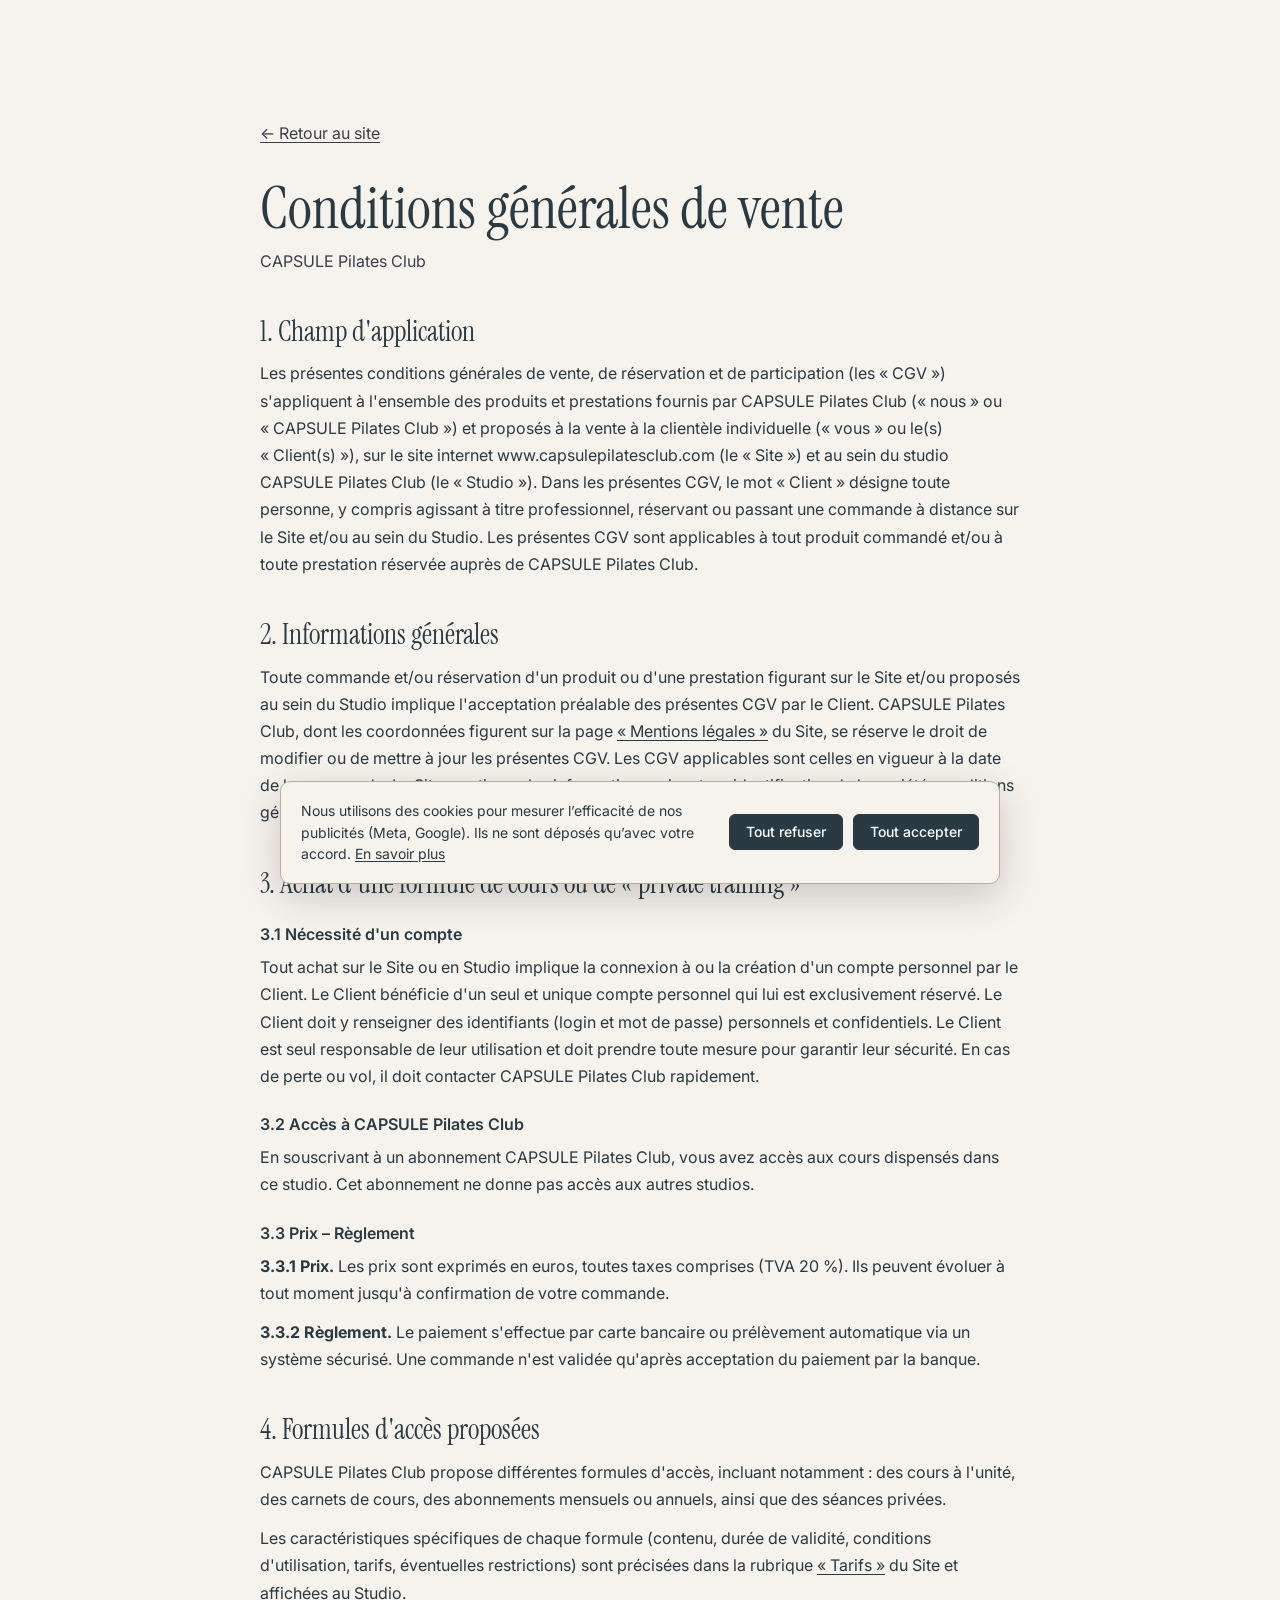
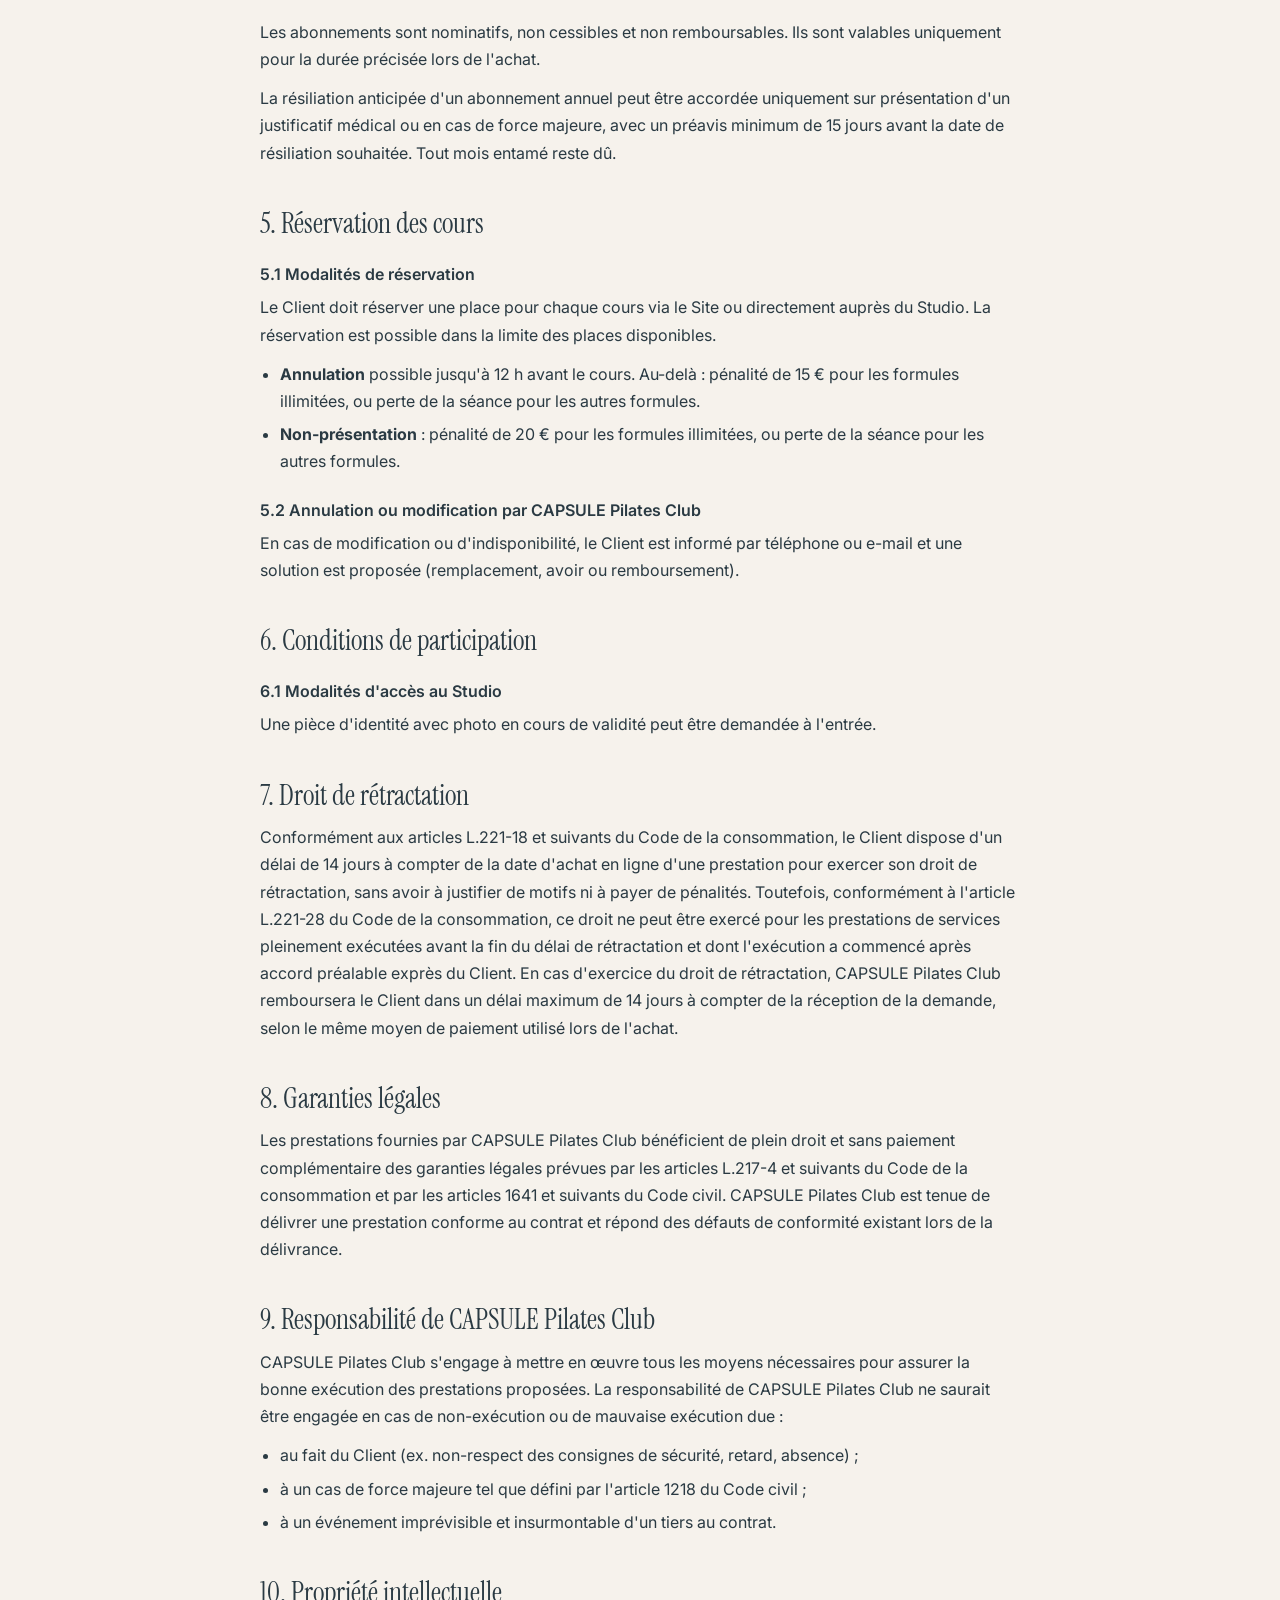
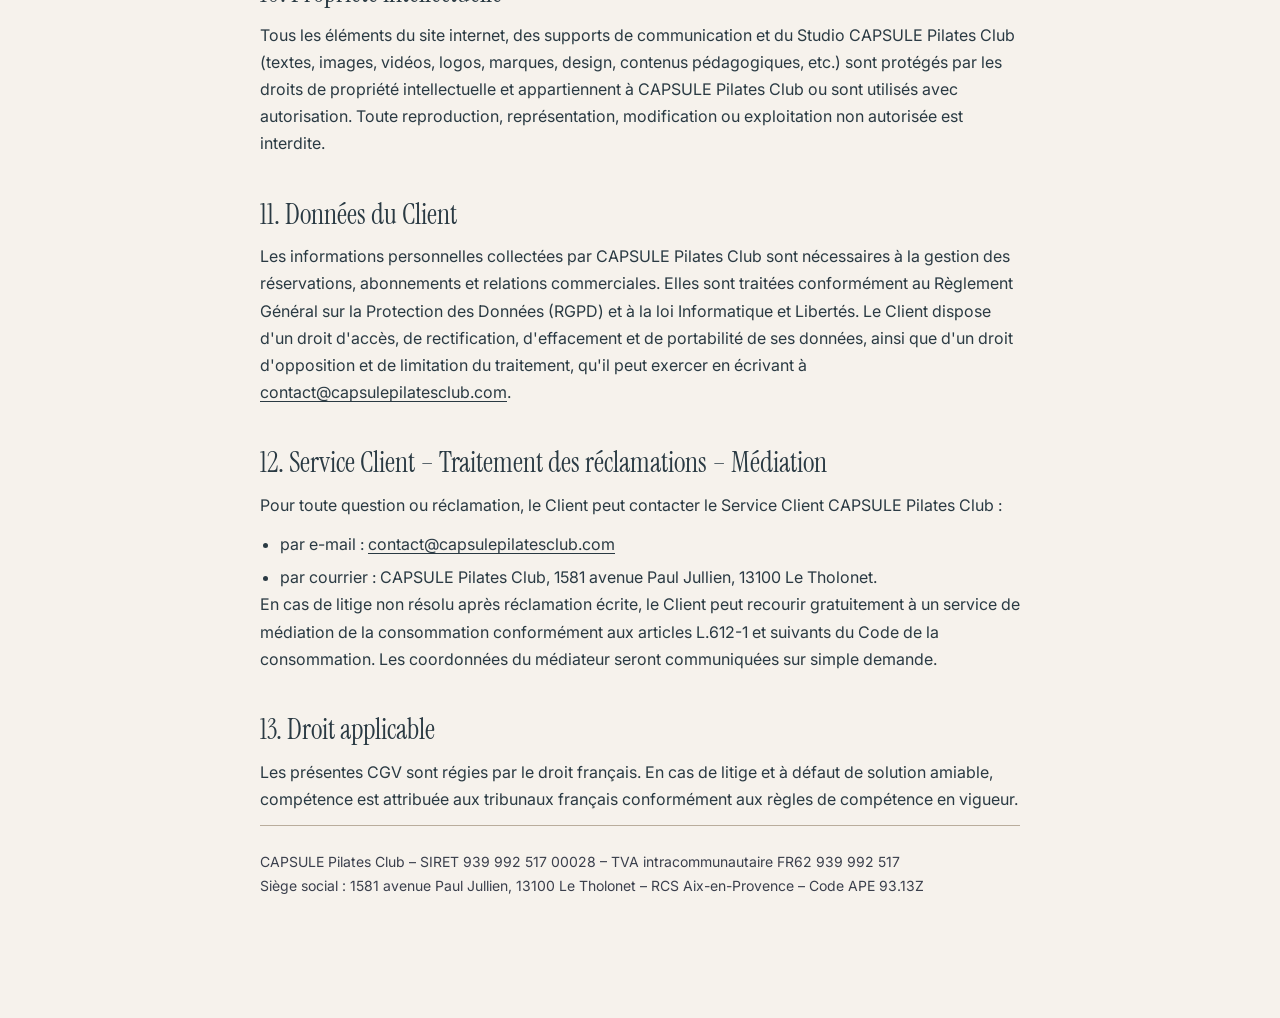
<file: cgv.html>
<!doctype html>
<html lang="fr">
<head>
<meta charset="utf-8">
<meta name="viewport" content="width=device-width, initial-scale=1">
<link rel="icon" href="/favicon.ico" sizes="32x32">
<link rel="icon" href="/favicon.svg" type="image/svg+xml">
<link rel="apple-touch-icon" href="/apple-touch-icon.png">
<title>Conditions générales de vente – CAPSULE Pilates Club</title>
<link rel="canonical" href="https://www.capsulepilatesclub.com/cgv.html">
<meta name="description" content="Conditions générales de vente, de réservation et de participation de CAPSULE Pilates Club.">
<link href="https://fonts.googleapis.com/css2?family=Instrument+Serif:ital@0;1&family=Inter:wght@400;500;600&display=swap" rel="stylesheet">
<link rel="stylesheet" href="css/style.css?v=20261126b">
</head>
<body>
<main class="section section--cream">
  <article class="container legal">
    <p class="legal__back"><a href="./">← Retour au site</a></p>
    <h1 class="h2">Conditions générales de vente</h1>
    <p class="legal__updated">CAPSULE Pilates Club</p>

    <h2>1. Champ d'application</h2>
    <p>Les présentes conditions générales de vente, de réservation et de participation (les «&nbsp;CGV&nbsp;») s'appliquent à l'ensemble des produits et prestations fournis par CAPSULE Pilates Club («&nbsp;nous&nbsp;» ou «&nbsp;CAPSULE Pilates Club&nbsp;») et proposés à la vente à la clientèle individuelle («&nbsp;vous&nbsp;» ou le(s) «&nbsp;Client(s)&nbsp;»), sur le site internet www.capsulepilatesclub.com (le «&nbsp;Site&nbsp;») et au sein du studio CAPSULE Pilates Club (le «&nbsp;Studio&nbsp;»). Dans les présentes CGV, le mot «&nbsp;Client&nbsp;» désigne toute personne, y compris agissant à titre professionnel, réservant ou passant une commande à distance sur le Site et/ou au sein du Studio. Les présentes CGV sont applicables à tout produit commandé et/ou à toute prestation réservée auprès de CAPSULE Pilates Club.</p>

    <h2>2. Informations générales</h2>
    <p>Toute commande et/ou réservation d'un produit ou d'une prestation figurant sur le Site et/ou proposés au sein du Studio implique l'acceptation préalable des présentes CGV par le Client. CAPSULE Pilates Club, dont les coordonnées figurent sur la page <a href="mentions-legales.html">«&nbsp;Mentions légales&nbsp;»</a> du Site, se réserve le droit de modifier ou de mettre à jour les présentes CGV. Les CGV applicables sont celles en vigueur à la date de la commande. Le Site mentionne les informations suivantes : identification de la société, conditions générales de vente, prix en euros TTC, modalités de commande, de paiement et de réservation.</p>

    <h2>3. Achat d'une formule de cours ou de «&nbsp;private training&nbsp;»</h2>
    <h3>3.1 Nécessité d'un compte</h3>
    <p>Tout achat sur le Site ou en Studio implique la connexion à ou la création d'un compte personnel par le Client. Le Client bénéficie d'un seul et unique compte personnel qui lui est exclusivement réservé. Le Client doit y renseigner des identifiants (login et mot de passe) personnels et confidentiels. Le Client est seul responsable de leur utilisation et doit prendre toute mesure pour garantir leur sécurité. En cas de perte ou vol, il doit contacter CAPSULE Pilates Club rapidement.</p>
    <h3>3.2 Accès à CAPSULE Pilates Club</h3>
    <p>En souscrivant à un abonnement CAPSULE Pilates Club, vous avez accès aux cours dispensés dans ce studio. Cet abonnement ne donne pas accès aux autres studios.</p>
    <h3>3.3 Prix – Règlement</h3>
    <p><strong>3.3.1 Prix.</strong> Les prix sont exprimés en euros, toutes taxes comprises (TVA 20 %). Ils peuvent évoluer à tout moment jusqu'à confirmation de votre commande.</p>
    <p><strong>3.3.2 Règlement.</strong> Le paiement s'effectue par carte bancaire ou prélèvement automatique via un système sécurisé. Une commande n'est validée qu'après acceptation du paiement par la banque.</p>

    <h2>4. Formules d'accès proposées</h2>
    <p>CAPSULE Pilates Club propose différentes formules d'accès, incluant notamment : des cours à l'unité, des carnets de cours, des abonnements mensuels ou annuels, ainsi que des séances privées.</p>
    <p>Les caractéristiques spécifiques de chaque formule (contenu, durée de validité, conditions d'utilisation, tarifs, éventuelles restrictions) sont précisées dans la rubrique <a href="./#tarifs">«&nbsp;Tarifs&nbsp;»</a> du Site et affichées au Studio.</p>
    <p>Les abonnements sont nominatifs, non cessibles et non remboursables. Ils sont valables uniquement pour la durée précisée lors de l'achat.</p>
    <p>La résiliation anticipée d'un abonnement annuel peut être accordée uniquement sur présentation d'un justificatif médical ou en cas de force majeure, avec un préavis minimum de 15 jours avant la date de résiliation souhaitée. Tout mois entamé reste dû.</p>

    <h2>5. Réservation des cours</h2>
    <h3>5.1 Modalités de réservation</h3>
    <p>Le Client doit réserver une place pour chaque cours via le Site ou directement auprès du Studio. La réservation est possible dans la limite des places disponibles.</p>
    <ul>
      <li><strong>Annulation</strong> possible jusqu'à 12 h avant le cours. Au-delà : pénalité de 15 € pour les formules illimitées, ou perte de la séance pour les autres formules.</li>
      <li><strong>Non-présentation</strong> : pénalité de 20 € pour les formules illimitées, ou perte de la séance pour les autres formules.</li>
    </ul>
    <h3>5.2 Annulation ou modification par CAPSULE Pilates Club</h3>
    <p>En cas de modification ou d'indisponibilité, le Client est informé par téléphone ou e-mail et une solution est proposée (remplacement, avoir ou remboursement).</p>

    <h2>6. Conditions de participation</h2>
    <h3>6.1 Modalités d'accès au Studio</h3>
    <p>Une pièce d'identité avec photo en cours de validité peut être demandée à l'entrée.</p>

    <h2>7. Droit de rétractation</h2>
    <p>Conformément aux articles L.221-18 et suivants du Code de la consommation, le Client dispose d'un délai de 14 jours à compter de la date d'achat en ligne d'une prestation pour exercer son droit de rétractation, sans avoir à justifier de motifs ni à payer de pénalités. Toutefois, conformément à l'article L.221-28 du Code de la consommation, ce droit ne peut être exercé pour les prestations de services pleinement exécutées avant la fin du délai de rétractation et dont l'exécution a commencé après accord préalable exprès du Client. En cas d'exercice du droit de rétractation, CAPSULE Pilates Club remboursera le Client dans un délai maximum de 14 jours à compter de la réception de la demande, selon le même moyen de paiement utilisé lors de l'achat.</p>

    <h2>8. Garanties légales</h2>
    <p>Les prestations fournies par CAPSULE Pilates Club bénéficient de plein droit et sans paiement complémentaire des garanties légales prévues par les articles L.217-4 et suivants du Code de la consommation et par les articles 1641 et suivants du Code civil. CAPSULE Pilates Club est tenue de délivrer une prestation conforme au contrat et répond des défauts de conformité existant lors de la délivrance.</p>

    <h2>9. Responsabilité de CAPSULE Pilates Club</h2>
    <p>CAPSULE Pilates Club s'engage à mettre en œuvre tous les moyens nécessaires pour assurer la bonne exécution des prestations proposées. La responsabilité de CAPSULE Pilates Club ne saurait être engagée en cas de non-exécution ou de mauvaise exécution due :</p>
    <ul>
      <li>au fait du Client (ex. non-respect des consignes de sécurité, retard, absence) ;</li>
      <li>à un cas de force majeure tel que défini par l'article 1218 du Code civil ;</li>
      <li>à un événement imprévisible et insurmontable d'un tiers au contrat.</li>
    </ul>

    <h2>10. Propriété intellectuelle</h2>
    <p>Tous les éléments du site internet, des supports de communication et du Studio CAPSULE Pilates Club (textes, images, vidéos, logos, marques, design, contenus pédagogiques, etc.) sont protégés par les droits de propriété intellectuelle et appartiennent à CAPSULE Pilates Club ou sont utilisés avec autorisation. Toute reproduction, représentation, modification ou exploitation non autorisée est interdite.</p>

    <h2>11. Données du Client</h2>
    <p>Les informations personnelles collectées par CAPSULE Pilates Club sont nécessaires à la gestion des réservations, abonnements et relations commerciales. Elles sont traitées conformément au Règlement Général sur la Protection des Données (RGPD) et à la loi Informatique et Libertés. Le Client dispose d'un droit d'accès, de rectification, d'effacement et de portabilité de ses données, ainsi que d'un droit d'opposition et de limitation du traitement, qu'il peut exercer en écrivant à <a href="mailto:contact@capsulepilatesclub.com">contact@capsulepilatesclub.com</a>.</p>

    <h2>12. Service Client – Traitement des réclamations – Médiation</h2>
    <p>Pour toute question ou réclamation, le Client peut contacter le Service Client CAPSULE Pilates Club :</p>
    <ul>
      <li>par e-mail : <a href="mailto:contact@capsulepilatesclub.com">contact@capsulepilatesclub.com</a></li>
      <li>par courrier : CAPSULE Pilates Club, 1581 avenue Paul Jullien, 13100 Le Tholonet.</li>
    </ul>
    <p>En cas de litige non résolu après réclamation écrite, le Client peut recourir gratuitement à un service de médiation de la consommation conformément aux articles L.612-1 et suivants du Code de la consommation. Les coordonnées du médiateur seront communiquées sur simple demande.</p>

    <h2>13. Droit applicable</h2>
    <p>Les présentes CGV sont régies par le droit français. En cas de litige et à défaut de solution amiable, compétence est attribuée aux tribunaux français conformément aux règles de compétence en vigueur.</p>

    <p class="legal__footer">CAPSULE Pilates Club – SIRET 939 992 517 00028 – TVA intracommunautaire FR62 939 992 517<br>
    Siège social : 1581 avenue Paul Jullien, 13100 Le Tholonet – RCS Aix-en-Provence – Code APE 93.13Z</p>
  </article>
</main>
<script src="js/consent.js?v=20261119a" defer></script>
</body>
</html>
</file>
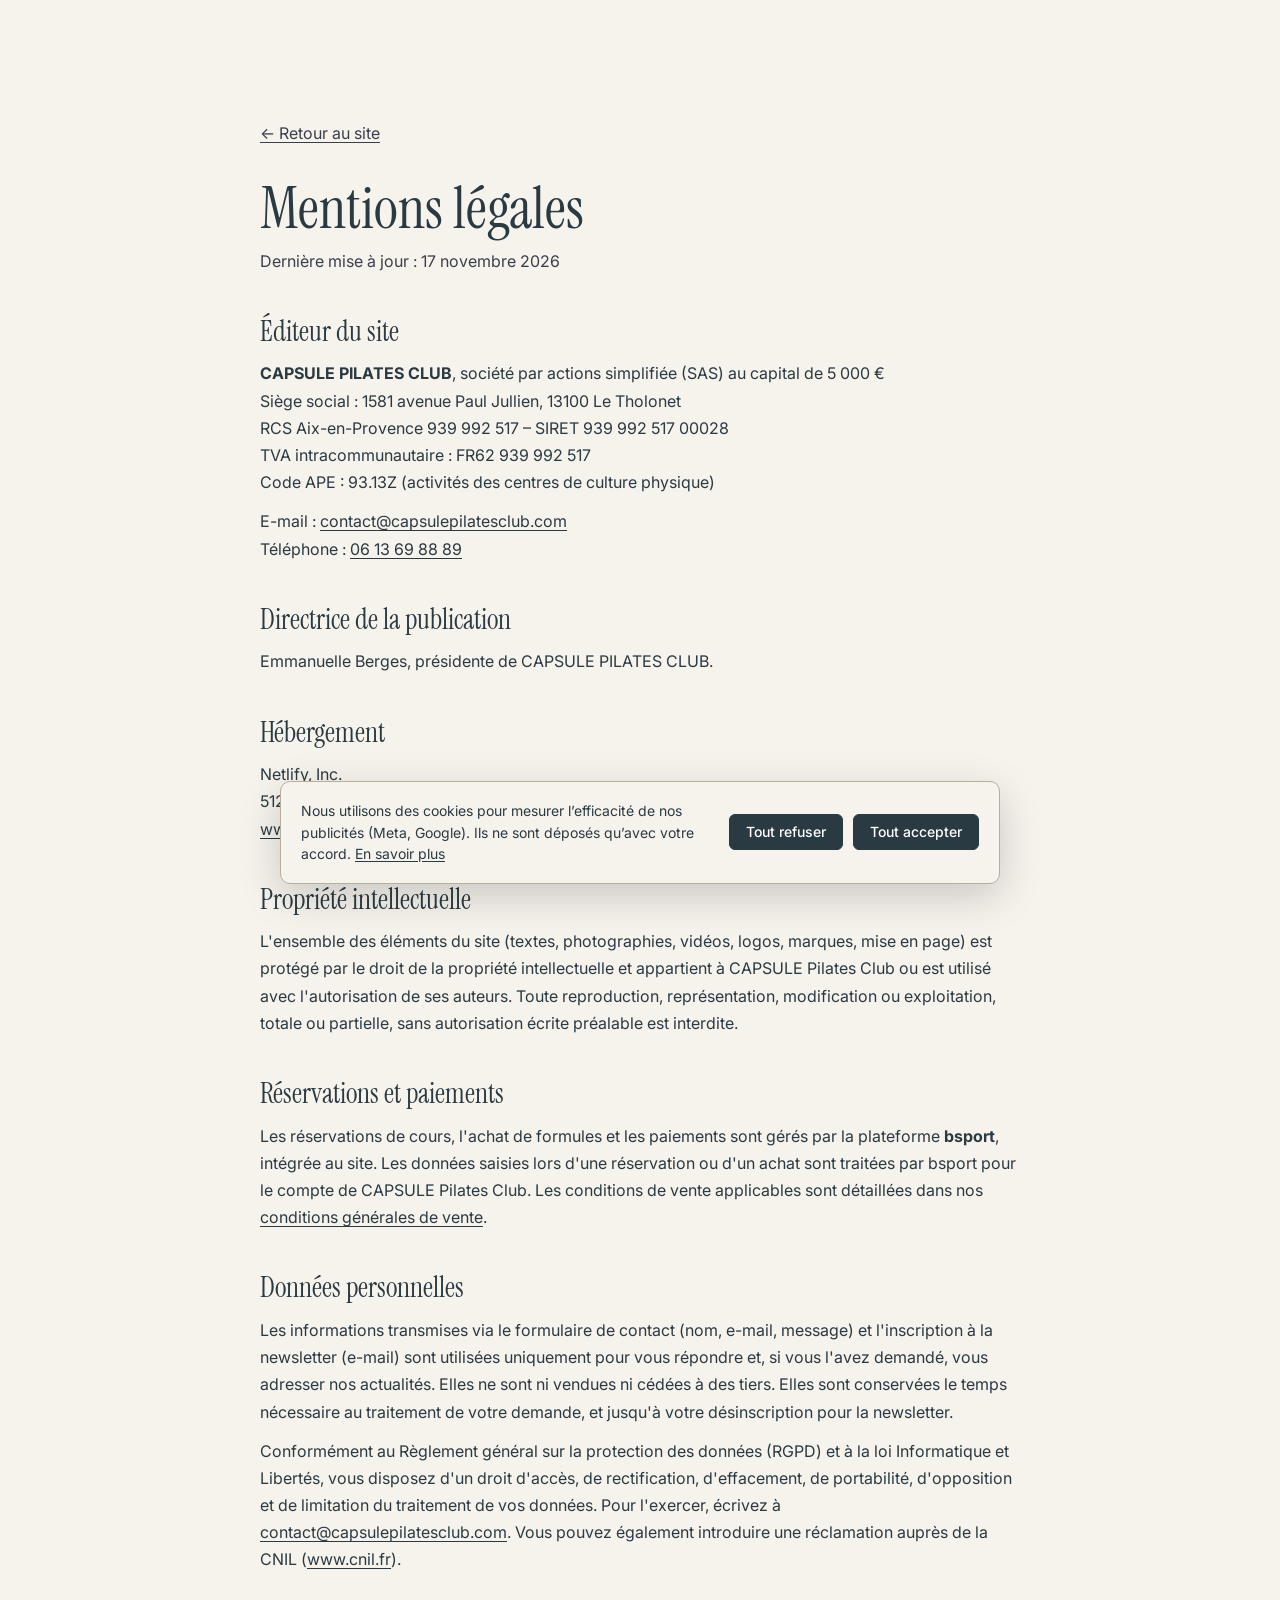
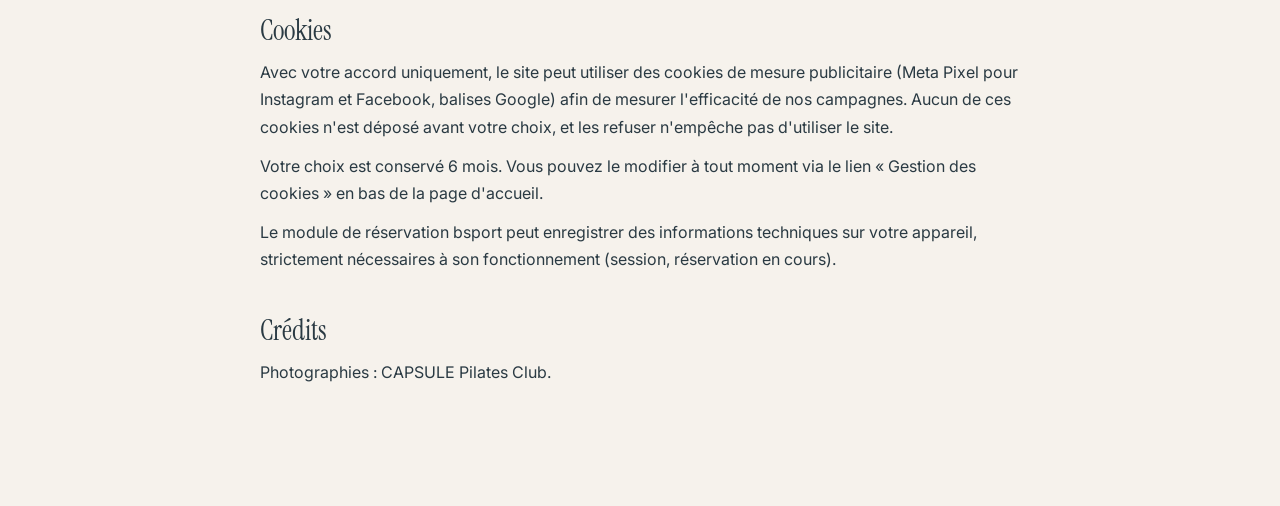
<file: mentions-legales.html>
<!doctype html>
<html lang="fr">
<head>
<meta charset="utf-8">
<meta name="viewport" content="width=device-width, initial-scale=1">
<link rel="icon" href="/favicon.ico" sizes="32x32">
<link rel="icon" href="/favicon.svg" type="image/svg+xml">
<link rel="apple-touch-icon" href="/apple-touch-icon.png">
<title>Mentions légales – CAPSULE Pilates Club</title>
<link rel="canonical" href="https://www.capsulepilatesclub.com/mentions-legales.html">
<meta name="description" content="Mentions légales du site de CAPSULE Pilates Club, studio de Pilates Reformer au Tholonet, près d'Aix-en-Provence.">
<link href="https://fonts.googleapis.com/css2?family=Instrument+Serif:ital@0;1&family=Inter:wght@400;500;600&display=swap" rel="stylesheet">
<link rel="stylesheet" href="css/style.css?v=20261126b">
</head>
<body>
<main class="section section--cream">
  <article class="container legal">
    <p class="legal__back"><a href="./">← Retour au site</a></p>
    <h1 class="h2">Mentions légales</h1>
    <p class="legal__updated">Dernière mise à jour : 17 novembre 2026</p>

    <h2>Éditeur du site</h2>
    <p>
      <strong>CAPSULE PILATES CLUB</strong>, société par actions simplifiée (SAS) au capital de 5&nbsp;000&nbsp;€<br>
      Siège social : 1581 avenue Paul Jullien, 13100 Le Tholonet<br>
      RCS Aix-en-Provence 939 992 517 – SIRET 939 992 517 00028<br>
      TVA intracommunautaire : FR62 939 992 517<br>
      Code APE : 93.13Z (activités des centres de culture physique)
    </p>
    <p>
      E-mail : <a href="mailto:contact@capsulepilatesclub.com">contact@capsulepilatesclub.com</a><br>
      Téléphone : <a href="tel:+33613698889">06 13 69 88 89</a>
    </p>

    <h2>Directrice de la publication</h2>
    <p>Emmanuelle Berges, présidente de CAPSULE PILATES CLUB.</p>

    <h2>Hébergement</h2>
    <p>
      Netlify, Inc.<br>
      512 2nd Street, Suite 200, San Francisco, CA 94107, États-Unis<br>
      <a href="https://www.netlify.com" target="_blank" rel="noopener">www.netlify.com</a>
    </p>

    <h2>Propriété intellectuelle</h2>
    <p>L'ensemble des éléments du site (textes, photographies, vidéos, logos, marques, mise en page) est protégé par le droit de la propriété intellectuelle et appartient à CAPSULE Pilates Club ou est utilisé avec l'autorisation de ses auteurs. Toute reproduction, représentation, modification ou exploitation, totale ou partielle, sans autorisation écrite préalable est interdite.</p>

    <h2>Réservations et paiements</h2>
    <p>Les réservations de cours, l'achat de formules et les paiements sont gérés par la plateforme <strong>bsport</strong>, intégrée au site. Les données saisies lors d'une réservation ou d'un achat sont traitées par bsport pour le compte de CAPSULE Pilates Club. Les conditions de vente applicables sont détaillées dans nos <a href="cgv.html">conditions générales de vente</a>.</p>

    <h2>Données personnelles</h2>
    <p>Les informations transmises via le formulaire de contact (nom, e-mail, message) et l'inscription à la newsletter (e-mail) sont utilisées uniquement pour vous répondre et, si vous l'avez demandé, vous adresser nos actualités. Elles ne sont ni vendues ni cédées à des tiers. Elles sont conservées le temps nécessaire au traitement de votre demande, et jusqu'à votre désinscription pour la newsletter.</p>
    <p>Conformément au Règlement général sur la protection des données (RGPD) et à la loi Informatique et Libertés, vous disposez d'un droit d'accès, de rectification, d'effacement, de portabilité, d'opposition et de limitation du traitement de vos données. Pour l'exercer, écrivez à <a href="mailto:contact@capsulepilatesclub.com">contact@capsulepilatesclub.com</a>. Vous pouvez également introduire une réclamation auprès de la CNIL (<a href="https://www.cnil.fr" target="_blank" rel="noopener">www.cnil.fr</a>).</p>

    <h2 id="cookies">Cookies</h2>
    <p>Avec votre accord uniquement, le site peut utiliser des cookies de mesure publicitaire (Meta Pixel pour Instagram et Facebook, balises Google) afin de mesurer l'efficacité de nos campagnes. Aucun de ces cookies n'est déposé avant votre choix, et les refuser n'empêche pas d'utiliser le site.</p>
    <p>Votre choix est conservé 6 mois. Vous pouvez le modifier à tout moment via le lien « Gestion des cookies » en bas de la page d'accueil.</p>
    <p>Le module de réservation bsport peut enregistrer des informations techniques sur votre appareil, strictement nécessaires à son fonctionnement (session, réservation en cours).</p>

    <h2>Crédits</h2>
    <p>Photographies : CAPSULE Pilates Club.</p>
  </article>
</main>
<script src="js/consent.js?v=20261119a" defer></script>
</body>
</html>
</file>
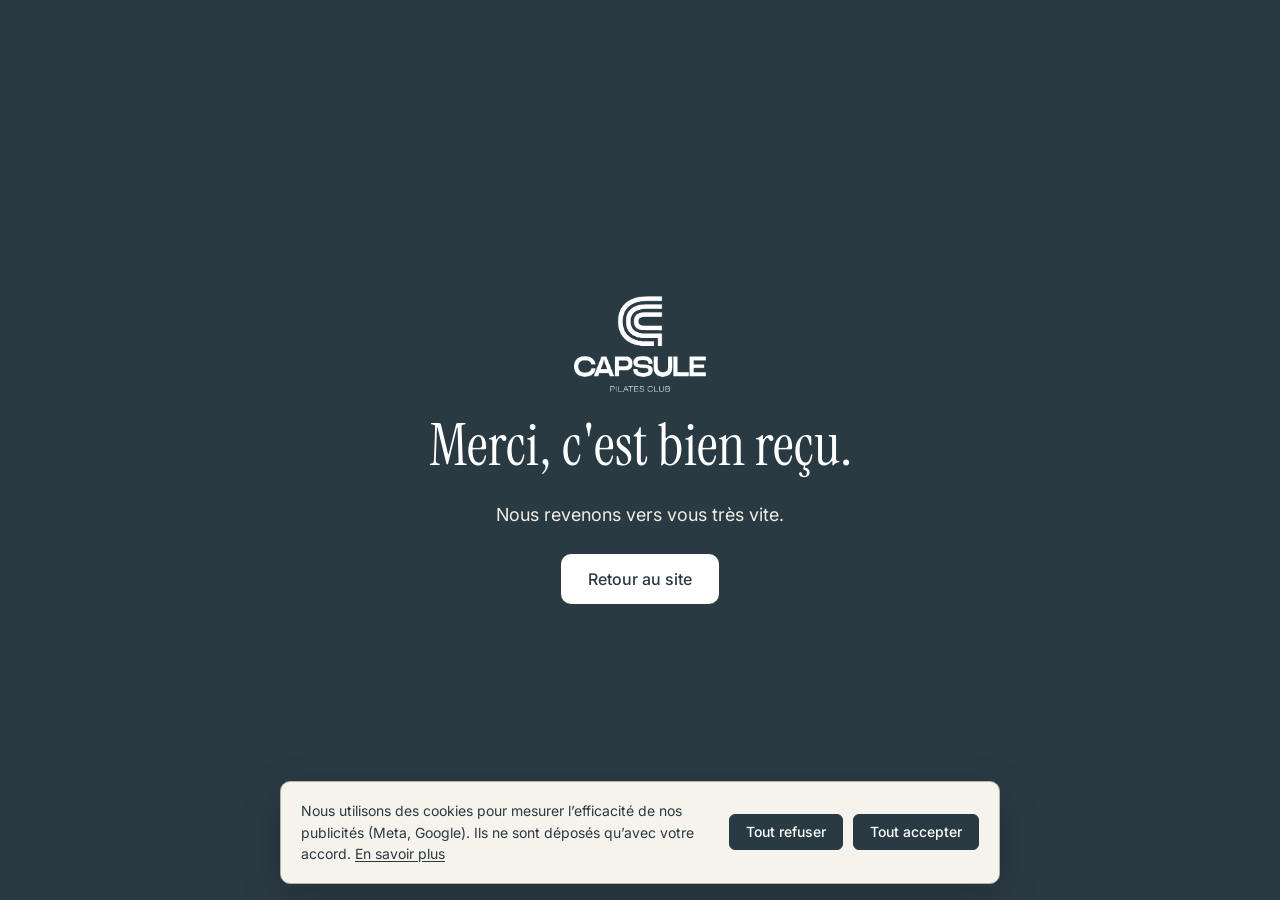
<file: merci.html>
<!doctype html>
<html lang="fr">
<head>
<meta charset="utf-8">
<meta name="viewport" content="width=device-width, initial-scale=1">
<link rel="icon" href="/favicon.ico" sizes="32x32">
<link rel="icon" href="/favicon.svg" type="image/svg+xml">
<link rel="apple-touch-icon" href="/apple-touch-icon.png">
<meta name="robots" content="noindex">
<title>Merci – CAPSULE Pilates Club</title>
<link href="https://fonts.googleapis.com/css2?family=Instrument+Serif:ital@0;1&family=Inter:wght@400;500;600&display=swap" rel="stylesheet">
<link rel="stylesheet" href="css/style.css?v=20261126b">
</head>
<body class="section--navy" data-track-lead>
<main class="section" style="min-height:100svh;display:flex;align-items:center">
  <div class="container stack-24" style="text-align:center;align-items:center">
    <img src="assets/img/logo-capsule-blanc.png" alt="CAPSULE Pilates Club" style="height:96px;width:auto">
    <h1 class="h2">Merci, c'est bien reçu.</h1>
    <p class="lead lead--light">Nous revenons vers vous très vite.</p>
    <a class="btn btn--light" href="./">Retour au site</a>
  </div>
</main>
<script src="js/consent.js?v=20261119a" defer></script>
</body>
</html>
</file>
<file: css/style.css>
/* CAPSULE Pilates Club — feuille de style unique */

:root {
  --cream: #f6f2ec;
  --sage: #a3a593;
  --navy: #2A3A43;
  --ink: #111111;
  --black: #000000;
  --white: #ffffff;

  --text: #2A3A43;
  --text-muted: #3a3f4c;
  --text-brown: #6b5a48;
  --light: #e8e2d8;
  --light-2: #f1ede6;
  --line: #b9ad9c;

  --serif: "Instrument Serif", Georgia, serif;
  --sans: Inter, system-ui, -apple-system, "Segoe UI", sans-serif;

  --pad-x: 6%;
  --maxw: 1240px;
}

*, *::before, *::after { box-sizing: border-box; }
html { scroll-behavior: smooth; -webkit-text-size-adjust: 100%; }
body {
  margin: 0;
  font-family: var(--sans);
  color: var(--text);
  background: var(--cream);
  line-height: 1.5;
  -webkit-font-smoothing: antialiased;
}
img, video, iframe { display: block; max-width: 100%; }
h1, h2, h3, h4, p, figure, blockquote { margin: 0; }
a { color: inherit; }
button { font: inherit; cursor: pointer; }
.sr-only, .hidden {
  position: absolute; width: 1px; height: 1px; padding: 0; margin: -1px;
  overflow: hidden; clip: rect(0 0 0 0); white-space: nowrap; border: 0;
}
[data-hidden] { display: none !important; }

/* ---------- Mise en page ---------- */
.container { max-width: var(--maxw); margin: 0 auto; }
.section { padding: 120px var(--pad-x); }
.section--cream { background: var(--cream); }
.section--sage { background: var(--sage); color: var(--navy); }
.section--navy { background: var(--navy); color: var(--white); }
.section--ink { background: var(--ink); color: var(--white); }
.section--black { background: var(--black); color: var(--white); padding-top: 100px; padding-bottom: 100px; }
.section--flush-x { padding-left: 0; padding-right: 0; }
.section--flush-x > .container { padding: 0 var(--pad-x); max-width: calc(var(--maxw) + 2 * var(--pad-x)); }

[class*="stack-"] { display: flex; flex-direction: column; }
.stack-14 { gap: 14px; } .stack-16 { gap: 16px; } .stack-18 { gap: 18px; } .stack-20 { gap: 20px; }
.stack-22 { gap: 22px; } .stack-24 { gap: 24px; } .stack-32 { gap: 32px; } .stack-40 { gap: 40px; }
.stack-48 { gap: 48px; } .stack-56 { gap: 56px; } .stack-64 { gap: 64px; }

.grid { display: grid; gap: 32px; }
.grid--200 { grid-template-columns: repeat(auto-fit, minmax(min(200px, 100%), 1fr)); gap: 24px; }
.grid--240 { grid-template-columns: repeat(auto-fit, minmax(min(240px, 100%), 1fr)); gap: 28px; }
.grid--260 { grid-template-columns: repeat(auto-fit, minmax(min(260px, 100%), 1fr)); gap: 24px; }
.grid--300 { grid-template-columns: repeat(auto-fit, minmax(min(300px, 100%), 1fr)); }
.grid--380 { grid-template-columns: repeat(auto-fit, minmax(min(380px, 100%), 1fr)); }
.gap-16 { gap: 16px; } .gap-20 { gap: 20px; } .gap-24 { gap: 24px; } .gap-48 { gap: 48px; }
.grid-2 { display: grid; grid-template-columns: 1fr 1fr; gap: 16px; }

.split { display: grid; grid-template-columns: repeat(auto-fit, minmax(min(340px, 100%), 1fr)); gap: 56px; }
.split--end { align-items: end; gap: 48px; }
.row-wrap { display: flex; flex-wrap: wrap; align-items: center; gap: 16px; }

/* ---------- Typo ---------- */
.eyebrow {
  font-size: 13px; letter-spacing: .18em; text-transform: uppercase; color: var(--text-brown);
}
.eyebrow--light { color: var(--light); }
.eyebrow--sage { color: var(--sage); }
.h2 {
  font-family: var(--serif); font-weight: 400;
  font-size: clamp(38px, 4.5vw, 60px); line-height: 1.05;
}
.h3 { font-family: var(--serif); font-weight: 400; font-size: 40px; line-height: 1.1; }
.lead { font-size: 18px; line-height: 1.65; color: var(--text-muted); }
.lead--light { color: var(--light-2); }
.body-lg { font-size: 17px; line-height: 1.65; }
.light { color: var(--light-2); }
.small { font-size: 13px; }
.muted { color: var(--text-brown); }
.muted-light { font-size: 15px; color: var(--light); }
.muted-light a { color: var(--white); }

/* ---------- Boutons ---------- */
.btn {
  display: inline-block; text-decoration: none; text-align: center;
  padding: 14px 26px; border-radius: 10px; border: 1px solid transparent;
  font-size: 16px; font-weight: 500; line-height: 1.3;
  transition: background-color .2s, color .2s, border-color .2s, transform .2s;
}
.btn:hover { transform: translateY(-1px); }
.btn--lg { padding: 18px 34px; font-size: 17px; }
.btn--sm { padding: 12px 20px; font-size: 15px; font-weight: 600; border-radius: 8px; }
.btn--block { display: block; width: 100%; padding: 16px; }
.btn--light { background: var(--white); color: var(--navy); }
.btn--light:hover { background: var(--light); }
.btn--white { background: var(--white); color: var(--navy); }
.btn--outline-light { border-color: var(--white); color: var(--white); }
.btn--outline-light:hover { background: rgba(255,255,255,.12); }
.btn--navy { background: var(--navy); color: var(--white); }
.btn--navy:hover { background: #222a40; }

/* ---------- Hero ---------- */
.hero {
  position: relative; overflow: hidden; color: var(--white); background: var(--navy);
  /* Un peu moins que l'écran : on aperçoit le haut de la section suivante */
  min-height: min(820px, max(600px, 88svh));
  display: flex; flex-direction: column;
}
.hero__bg { position: absolute; inset: 0; width: 100%; height: 100%; object-fit: cover; object-position: center 60%; }
/* Léger voile noir sur toute la photo, plus marqué en haut (menu) et en bas (texte) */
.hero__veil {
  position: absolute; inset: 0;
  background:
    linear-gradient(180deg, rgba(0, 0, 0, .5) 0%, rgba(0, 0, 0, 0) 30%, rgba(0, 0, 0, 0) 45%, rgba(0, 0, 0, .8) 100%),
    rgba(0, 0, 0, .2);
}

/* En-tête fixe : transparent sur la photo du hero, puis fond bleu nuit translucide et flou dès qu'on défile */
.topbar {
  position: fixed; top: 0; left: 0; right: 0; z-index: 50;
  display: grid; grid-template-columns: 1fr auto 1fr; align-items: center; gap: 24px;
  padding: 24px 5%;
  border-bottom: 1px solid transparent;
  transition: padding .35s, background-color .35s, border-color .35s, backdrop-filter .35s;
}
.topbar.is-scrolled {
  padding-top: 10px; padding-bottom: 10px;
  background-color: rgba(42, 58, 67, .72); border-bottom-color: rgba(255, 255, 255, .08);
  -webkit-backdrop-filter: blur(14px) saturate(140%); backdrop-filter: blur(14px) saturate(140%);
}
.topbar__logo img { transition: height .35s; }
.topbar.is-scrolled .topbar__logo img { height: 52px; }
/* Les ancres ne passent pas sous l'en-tête fixe */
html { scroll-padding-top: 76px; }
.topbar__nav { display: flex; gap: 32px; flex-wrap: wrap; font-size: 16px; }
.topbar__nav a { color: var(--white); text-decoration: none; }
.topbar__nav a:hover { color: var(--light); }
.topbar__logo img { height: 123px; width: auto; }
.topbar__cta { display: flex; justify-content: flex-end; }
.topbar__cta .btn { white-space: nowrap; }
.topbar__burger { display: none; }
/* Menu mobile : panneau beige depuis la gauche, fond assombri derrière */
.mnav { display: none; position: fixed; inset: 0; z-index: 100; }
.mnav[hidden] { display: none !important; }
.mnav__backdrop { position: absolute; inset: 0; background: rgba(10, 13, 22, .55); opacity: 0; transition: opacity .35s; }
.mnav__panel {
  position: absolute; top: 0; bottom: 0; left: 0; width: min(86%, 380px); overflow-y: auto;
  display: flex; flex-direction: column; padding: 96px 28px 28px; background: var(--cream); color: var(--ink);
  transform: translateX(-100%); transition: transform .4s cubic-bezier(.2, .8, .2, 1);
}
.mnav.is-open .mnav__backdrop { opacity: 1; }
.mnav.is-open .mnav__panel { transform: none; }
.mnav__close { position: absolute; top: 18px; left: 14px; width: 44px; height: 44px; padding: 0; border: 0; background: none; cursor: pointer; }
.mnav__close span { position: absolute; left: 11px; top: 21px; width: 22px; height: 2px; background: var(--navy); transform: rotate(45deg); }
.mnav__close span + span { transform: rotate(-45deg); }
.mnav__label { font-size: 12px; letter-spacing: .14em; text-transform: uppercase; color: var(--text-brown); }
.mnav__list { display: flex; flex-direction: column; margin: 14px 0 32px; }
.mnav__list a { padding: 12px 0; color: var(--navy); font-family: var(--serif); font-size: 34px; line-height: 1.1; text-decoration: none; }
.mnav__offer { margin-top: auto; padding: 20px; border-radius: 6px; background: var(--white); }
.mnav__offer-title { font-family: var(--serif); font-size: 26px; line-height: 1.1; color: var(--navy); margin: 6px 0 14px; }
.mnav__offer .btn { width: 100%; justify-content: center; }
html.mnav-open { overflow: hidden; }
@media (prefers-reduced-motion: reduce) { .mnav__panel, .mnav__backdrop { transition: none; } }

.hero { padding-top: 171px; }
.hero__content {
  position: relative; margin-top: auto;
  display: grid; grid-template-columns: 1fr auto; gap: 48px; align-items: end;
  padding: 0 5% 56px;
}
.hero__main { display: flex; flex-direction: column; align-items: flex-start; gap: 20px; }
.hero__promo {
  display: inline-flex; align-items: center; gap: 10px; padding: 8px 14px 8px 8px; border-radius: 99px;
  background: rgba(0, 0, 0, .45); backdrop-filter: blur(8px); -webkit-backdrop-filter: blur(8px);
  color: var(--white); text-decoration: none; font-size: 13px; white-space: nowrap;
}
.hero__promo b { background: var(--white); color: var(--black); border-radius: 99px; padding: 4px 10px; font-size: 11px; letter-spacing: .14em; }
.hero__title {
  font-family: var(--serif); font-weight: 400;
  font-size: clamp(48px, 7.4vw, 112px); line-height: 1; letter-spacing: -.01em;
}
.hero__subtitle { font-size: clamp(17px, 1.6vw, 21px); color: var(--light-2); }
/* Pastilles des disciplines : contour blanc, mènent à la section Disciplines */
.hero__pills { list-style: none; margin: 4px 0 0; padding: 0; display: flex; flex-wrap: wrap; gap: 10px; }
.hero__pills a {
  display: inline-block; padding: 8px 16px; border: 1px solid var(--white); border-radius: 99px;
  color: var(--white); text-decoration: none; font-size: 14px; white-space: nowrap;
  transition: background-color .2s, color .2s;
}
.hero__pills a:hover { background: var(--white); color: var(--navy); }
.hero__side {
  display: flex; flex-direction: column; align-items: flex-start; gap: 18px;
  min-width: 300px; padding-left: 32px; border-left: 1px solid rgba(255, 255, 255, .35);
}
.hero__place { font-size: 13px; letter-spacing: .16em; text-transform: uppercase; color: var(--light); }
.hero__facts { list-style: none; margin: 0; padding: 0; display: flex; flex-direction: column; gap: 6px; font-size: 15px; color: var(--light-2); }

/* ---------- Black Friday ---------- */
.bf__grid { display: grid; grid-template-columns: repeat(3, 1fr); gap: 24px; align-items: stretch; }
/* Après le Black Friday, le Pack de Noël reste seul : carte à largeur raisonnable */
.bf__grid:has(> .offer[data-hidden]) { grid-template-columns: minmax(0, 520px); }
.offer {
  border: 1px solid rgba(255,255,255,.35); border-radius: 12px; overflow: hidden;
  display: flex; flex-direction: column;
}
.offer__media { position: relative; }
.offer__media img { width: 100%; height: auto; aspect-ratio: 3 / 2; object-fit: cover; }
.offer__badge {
  position: absolute; top: 16px; left: 16px; padding: 6px 14px; border-radius: 99px;
  background: var(--white); color: var(--black); font-size: 13px; font-weight: 600; letter-spacing: .08em; text-transform: uppercase;
}
.offer__body { flex: 1; display: flex; flex-direction: column; gap: 12px; padding: 28px; }
.offer__tag { font-size: 12px; letter-spacing: .16em; text-transform: uppercase; color: var(--sage); }
.offer__title { font-family: var(--serif); font-weight: 400; font-size: 36px; line-height: 1.1; }
.offer__price { font-size: 30px; font-weight: 600; line-height: 1.2; }
.offer__price s { font-size: 20px; font-weight: 400; color: var(--sage); margin-left: 6px; }
.offer__box { padding: 14px 16px; border: 1px solid rgba(255,255,255,.35); border-radius: 8px; font-size: 15px; color: var(--light-2); }
.offer__list { margin: 0; padding-left: 18px; display: flex; flex-direction: column; gap: 4px; font-size: 15px; color: var(--light-2); }
.offer__small { font-size: 13px; line-height: 1.5; color: var(--light); }
.offer__cta { margin-top: auto; padding-top: 8px; display: flex; flex-direction: column; align-items: flex-start; gap: 10px; }

/* ---------- Photos ---------- */
.photo { width: 100%; object-fit: cover; border-radius: 6px; }

/* ---------- Pourquoi CAPSULE ---------- */
/* Pourquoi CAPSULE : l'argument au centre de l'écran s'allume, la photo fixe change */
.why__wrap { max-width: var(--maxw); margin: 0 auto; display: grid; grid-template-columns: 1fr 1fr; gap: 96px; }
.why__head { display: flex; flex-direction: column; gap: 22px; margin-bottom: 72px; }
/* Ligne continue le long des arguments, remplie au fil du défilement */
.nowrap { white-space: nowrap; }
.why__subtitle { font-family: var(--serif); font-size: clamp(26px, 2.6vw, 36px); line-height: 1.15; color: var(--text-muted); margin-top: -10px; }
.why__list { position: relative; }
.why__line { position: absolute; left: 0; top: 0; bottom: 0; width: 1px; background: var(--line); }
.why__line i { position: absolute; left: -.5px; top: 0; width: 2px; height: 0; background: var(--navy); }
.why__item { padding: 40px 0 40px 28px; opacity: .32; transition: opacity .5s; }
.why__item.is-active { opacity: 1; }
.why__item small { font-size: 12px; letter-spacing: .18em; text-transform: uppercase; color: var(--navy); font-weight: 600; }
.why__item h3 { font-family: var(--serif); font-weight: 400; font-size: clamp(34px, 3.6vw, 52px); line-height: 1.02; margin: 10px 0 14px; }
.why__item p { font-size: 17px; line-height: 1.65; color: var(--text-muted); max-width: 440px; }
.why__item-img { display: none; }
.why__media { position: sticky; top: 12vh; height: 76vh; max-height: 720px; align-self: start; border-radius: 4px; overflow: hidden; background: var(--navy); }
.why__media img { position: absolute; inset: 0; width: 100%; height: 100%; object-fit: cover; opacity: 0; transform: scale(1.06); transition: opacity .8s, transform 1.4s; }
.why__media img.is-active { opacity: 1; transform: scale(1); }
.why__counter {
  position: absolute; left: 0; right: 0; bottom: 0; padding: 22px 28px; color: var(--white);
  display: flex; align-items: center; gap: 20px;
  background: linear-gradient(transparent, rgba(42, 58, 67, .9));
}
.why__counter b { font-family: var(--serif); font-weight: 400; font-size: 44px; line-height: 1; }
.why__counter span { font-size: 14px; color: var(--light); }
.why__bar { flex: 1; height: 1px; background: rgba(255, 255, 255, .3); position: relative; }
.why__bar i { position: absolute; left: 0; top: 0; height: 100%; width: 0; background: var(--white); }

/* ---------- Disciplines ---------- */
/* Nos disciplines : grandes photos rectangulaires, dégradé bleu en bas avec numéro, étiquette et titre */
.disc__head { text-align: center; max-width: 760px; margin: 0 auto 80px; display: flex; flex-direction: column; gap: 20px; align-items: center; }
.disc__grid { display: grid; grid-template-columns: repeat(2, 1fr); gap: 56px 32px; }
.disc__sep { display: flex; align-items: center; gap: 24px; margin: 96px 0 48px; font-size: 13px; letter-spacing: .16em; text-transform: uppercase; color: var(--text-brown); white-space: nowrap; }
.disc__sep::before, .disc__sep::after { content: ""; flex: 1; height: 1px; background: var(--line); }
.disc__head + .disc__sep--first { margin-top: 0; }
.disc__head .h2 { text-wrap: balance; }
.disc__card { display: flex; flex-direction: column; gap: 18px; }
.disc__photo { position: relative; height: 580px; border-radius: 6px; overflow: hidden; background: var(--navy); }
.disc__photo img { width: 100%; height: 100%; object-fit: cover; transition: transform 1s; }
.disc__card:hover .disc__photo img { transform: scale(1.04); }
.disc__overlay {
  position: absolute; left: 0; right: 0; bottom: 0; padding: 120px 28px 28px;
  display: flex; flex-direction: column; gap: 8px;
  background: linear-gradient(180deg, rgba(42, 58, 67, 0) 0%, rgba(42, 58, 67, .75) 45%, rgba(42, 58, 67, .96) 100%);
  color: var(--white);
}
.disc__overlay b { font-family: var(--serif); font-weight: 400; font-size: 28px; line-height: 1; opacity: .85; }
.disc__card small { font-size: 12px; letter-spacing: .16em; text-transform: uppercase; color: var(--light); font-weight: 600; }
.disc__card h3 { font-family: var(--serif); font-weight: 400; font-size: 48px; line-height: 1; }
.disc__card p { font-size: 16px; line-height: 1.6; color: var(--text-muted); }
.disc__more { align-self: flex-start; color: var(--white); font-size: 15px; font-weight: 500; text-decoration: none; border-bottom: 1px solid rgba(255, 255, 255, .5); padding-bottom: 2px; }
.disc__more:hover { border-bottom-color: var(--white); }
.section--navy .disc__card p { color: var(--light); }
.section--navy .disc__sep { color: var(--light); }
.section--navy .disc__sep::before, .section--navy .disc__sep::after { background: rgba(255, 255, 255, .22); }

/* Planning bsport : états désactivés */
.planning__head { display: grid; grid-template-columns: 1fr 1fr; gap: 64px; align-items: end; margin-bottom: 48px; }
.planning__widget { min-height: 480px; background: var(--white); border-radius: 6px; padding: 40px 48px; }
/* Habillage du widget bsport (classes bs-* stables) ; !important nécessaire face à ses styles injectés.
   Un jour à la fois (mode liste forcé dans main.js), sans recherche, filtres ni « Powered by » */
.planning__widget, .planning__widget * { font-family: var(--sans) !important; }
.planning__widget #bsport-widget-151525 .bs-marketplace-filters__list,
.planning__widget #bsport-widget-151525 .bs-week__header__date__dots,
.planning__widget #bsport-widget-151525 .bs-offer-list-item__content__offer__left__establishment,
.planning__widget #bsport-widget-151525 a[href*="pro.bsport.io"],
.planning__widget #bsport-widget-151525 div:has(> a[href*="pro.bsport.io"]) { display: none !important; }
.planning__widget #bsport-widget-151525 #bs-setup-derived-variable .bs-calendar { padding: 0 !important; margin: 0 !important; min-height: 0 !important; gap: 0 !important; }
/* Semaine : « Semaine du 9 au 15 novembre » (libellé rempli en JS : data-week) + Précédente / Suivante en texte ;
   jours en onglets soulignés « Vendredi 13 » */
.planning__widget #bsport-widget-151525 #bs-setup-derived-variable .bs-calendar__datePicker { margin: 0 !important; padding: 0 !important; }
.planning__widget #bsport-widget-151525 #bs-setup-derived-variable .bs-marketplace-date-picker { border: 0 !important; border-radius: 0 !important; padding: 0 !important; height: auto !important; background: none !important; }
.planning__widget #bsport-widget-151525 #bs-setup-derived-variable .bs-marketplace-date-picker__placeholder { font-size: 0 !important; padding: 0 !important; color: var(--text) !important; background: none !important; }
.planning__widget #bsport-widget-151525 #bs-setup-derived-variable .bs-marketplace-date-picker__placeholder::before { content: attr(data-week) !important; position: static !important; display: inline !important; opacity: 1 !important; width: auto !important; height: auto !important; background: none !important; transform: none !important; }
.planning__widget #bsport-widget-151525 #bs-setup-derived-variable .bs-marketplace-date-picker__placeholder, .planning__widget #bsport-widget-151525 #bs-setup-derived-variable .bs-marketplace-date-picker__left-button, .planning__widget #bsport-widget-151525 #bs-setup-derived-variable .bs-marketplace-date-picker__right-button { margin: 0 !important; border: 0 !important; box-shadow: none !important; outline: 0 !important; cursor: pointer; }
.planning__widget #bsport-widget-151525 #bs-setup-derived-variable .bs-marketplace-date-picker__left-button:focus-visible, .planning__widget #bsport-widget-151525 #bs-setup-derived-variable .bs-marketplace-date-picker__right-button:focus-visible, .planning__widget #bsport-widget-151525 #bs-setup-derived-variable .bs-week-list > button:focus-visible { outline: 2px solid var(--navy) !important; outline-offset: 2px !important; }
.planning__widget #bsport-widget-151525 #bs-setup-derived-variable .bs-week-list { display: grid !important; grid-template-columns: repeat(7, 1fr) !important; margin: 0 !important; padding: 0 !important; }
.planning__widget #bsport-widget-151525 .bs-week-list > button { display: flex !important; flex-direction: column !important; align-items: center !important; height: auto !important; min-width: 0 !important; padding: 0 !important; margin: 0 !important; border: 0 !important; background: transparent !important; cursor: pointer; }
.planning__widget #bsport-widget-151525 .bs-week__header__date__monthDay { width: auto !important; height: auto !important; background: none !important; border: 0 !important; color: var(--text) !important; }
.planning__widget #bsport-widget-151525 .bs-week__header__date__weekDay { color: var(--text-muted) !important; }

.planning__widget #bsport-widget-151525 #bs-setup-derived-variable .bs-calendar__datePicker { display: block !important; margin-bottom: 8px !important; height: auto !important; min-height: 0 !important; }
.planning__widget #bsport-widget-151525 #bs-setup-derived-variable .bs-marketplace-date-picker { display: flex !important; align-items: center !important; gap: 20px !important; width: 100% !important; }
.planning__widget #bsport-widget-151525 #bs-setup-derived-variable .bs-marketplace-date-picker__placeholder { order: -1; width: auto !important; white-space: nowrap !important; margin-right: auto !important; text-align: left !important; }
.planning__widget #bsport-widget-151525 #bs-setup-derived-variable .bs-marketplace-date-picker__placeholder::before { content: "Semaine du " attr(data-week-long) !important; font-size: 13px !important; font-weight: 600 !important; letter-spacing: .14em !important; text-transform: uppercase !important; color: var(--text-brown) !important; position: static !important; display: inline !important; opacity: 1 !important; width: auto !important; height: auto !important; background: none !important; transform: none !important; }
.planning__widget #bsport-widget-151525 #bs-setup-derived-variable .bs-marketplace-date-picker__left-button, .planning__widget #bsport-widget-151525 #bs-setup-derived-variable .bs-marketplace-date-picker__right-button { display: flex !important; align-items: center !important; gap: 4px !important; width: auto !important; height: 36px !important; background: none !important; font-size: 14px !important; font-weight: 600 !important; color: var(--navy) !important; }
.planning__widget #bsport-widget-151525 #bs-setup-derived-variable .bs-marketplace-date-picker__left-button::after { content: "Précédente" !important; font-size: 14px !important; position: static !important; display: inline !important; opacity: 1 !important; width: auto !important; height: auto !important; background: none !important; transform: none !important; }
.planning__widget #bsport-widget-151525 #bs-setup-derived-variable .bs-marketplace-date-picker__right-button::before { content: "Suivante" !important; font-size: 14px !important; position: static !important; display: inline !important; opacity: 1 !important; width: auto !important; height: auto !important; background: none !important; transform: none !important; }
.planning__widget #bsport-widget-151525 #bs-setup-derived-variable .bs-marketplace-date-picker__left-button:hover, .planning__widget #bsport-widget-151525 #bs-setup-derived-variable .bs-marketplace-date-picker__right-button:hover { text-decoration: underline; }
.planning__widget #bsport-widget-151525 #bs-setup-derived-variable .bs-week-list { gap: 0 !important; }
.planning__widget #bsport-widget-151525 .bs-week-list > button { flex-direction: row !important; justify-content: center !important; align-items: baseline !important; gap: 8px !important; padding: 18px 4px !important; border-bottom: 1px solid var(--line) !important; transition: border-color .2s; }
.planning__widget #bsport-widget-151525 .bs-week-list > button:hover { border-bottom-color: var(--text-muted) !important; }
.planning__widget #bsport-widget-151525 .bs-week-list > button:has(.bs-week__header__date__monthDay--is-selected) { border-bottom: 2px solid var(--navy) !important; padding-bottom: 17px !important; }
.planning__widget #bsport-widget-151525 .bs-week__header__date__weekDay { font-size: 15px !important; text-transform: capitalize !important; }
.planning__widget #bsport-widget-151525 .bs-week__header__date__monthDay { font-size: 16px !important; font-weight: 600 !important; line-height: 1 !important; }
.planning__widget #bsport-widget-151525 .bs-week__header__date__weekDay--is-selected { color: var(--navy) !important; font-weight: 600 !important; }
.planning__widget #bsport-widget-151525 .bs-week__header__date__monthDay--is-selected { color: var(--navy) !important; }
.planning__widget #bsport-widget-151525 .bs-week__header__date__monthDay--is-today::after { content: "aujourd'hui" !important; margin-left: 6px !important; font-family: var(--sans) !important; font-size: 10px !important; letter-spacing: .1em !important; text-transform: uppercase !important; color: var(--sage) !important; }
/* La liste du jour est imbriquée dans la rangée des jours : elle prend toute la largeur dessous */
.planning__widget #bsport-widget-151525 .bs-week__listMode__content { grid-column: 1 / -1 !important; margin-top: 24px !important; padding: 12px 0 0 !important; }
.planning__widget #bsport-widget-151525 .bs-offer-list-item__content__offer__right__top__group { display: flex !important; align-items: center !important; gap: 6px !important; }
/* Jour affiché */
.planning__widget #bsport-widget-151525 .bs-week__listMode__content__day__date { font-family: var(--serif) !important; font-size: 30px !important; color: var(--text) !important; margin: 0 0 12px !important; padding: 0 !important; text-transform: none !important; }
.planning__widget #bsport-widget-151525 .bs-week__listMode__content__day__date::first-letter { text-transform: uppercase; }
.planning__widget #bsport-widget-151525 .bs-week__listMode__content__day__offers { border: 0 !important; border-radius: 0 !important; }
/* Un cours = une ligne : heure | cours et coach | places | bouton */
.planning__widget #bsport-widget-151525 .bs-offer-list-item { display: block !important; box-shadow: none !important; width: 100% !important; height: auto !important; margin: 0 !important; padding: 18px 0 !important; border: 0 !important; border-bottom: 1px solid var(--line) !important; border-radius: 0 !important; background: transparent !important; text-align: left !important; }
.planning__widget #bsport-widget-151525 .bs-offer-list-item__content, .planning__widget #bsport-widget-151525 .bs-offer-list-item__content__offer { padding: 0 !important; margin: 0 !important; }
.planning__widget #bsport-widget-151525 .bs-offer-list-item__content { display: block !important; }
.planning__widget #bsport-widget-151525 #bs-setup-derived-variable .bs-offer-list-item { border-radius: 0 !important; }
/* Filet uniquement entre deux cours : pas sous le dernier */
.planning__widget #bsport-widget-151525 #bs-setup-derived-variable .bs-offer-list-item { border-top: 0 !important; border-bottom: 1px solid var(--line) !important; }
.planning__widget #bsport-widget-151525 #bs-setup-derived-variable .bs-offer-list-item:last-child { border-bottom: 0 !important; }
.planning__widget #bsport-widget-151525 .bs-offer-list-item__content__offer { display: flex !important; flex-direction: row !important; justify-content: space-between !important; align-items: center !important; gap: 24px !important; }
.planning__widget #bsport-widget-151525 .bs-offer-list-item__content__offer__left {
  flex: 1 !important; min-width: 0 !important; justify-items: start !important; text-align: left !important; display: grid !important; grid-template-columns: 150px 1fr auto !important; align-items: center !important; column-gap: 24px !important; row-gap: 2px !important;
  grid-template-areas: "time title places" "time coach places" !important; padding: 0 !important;
}
.planning__widget #bsport-widget-151525 .bs-offer-list-item__content__offer__left > * { margin: 0 !important; padding: 0 !important; }
.planning__widget #bsport-widget-151525 .bs-offer-list-item__content__offer__left__time--without-date { grid-area: time !important; }
.planning__widget #bsport-widget-151525 .bs-offer-list-item__content__time__offer-hours { display: flex !important; align-items: baseline !important; gap: 6px !important; }
/* Horaires : début et fin dans la même police et la même taille */
.planning__widget #bsport-widget-151525 .bs-offer-list-item__content__time__offer-hours__start-time,
.planning__widget #bsport-widget-151525 .bs-offer-list-item__content__time__offer-hours__time-separator,
.planning__widget #bsport-widget-151525 .bs-offer-list-item__content__time__offer-hours__end-time-duration { font-size: 17px !important; font-weight: 600 !important; line-height: 1.2 !important; color: var(--text) !important; }
.planning__widget #bsport-widget-151525 .bs-offer-list-item__content__offer__left__title { grid-area: title !important; font-size: 17px !important; font-weight: 600 !important; color: var(--text) !important; }
/* Pastille de la couleur du cours (couleur bsport, copiée en JS dans --c) */
.planning__widget #bsport-widget-151525 #bs-setup-derived-variable .bs-offer-list-item__content__offer__left__title { display: flex !important; align-items: center !important; gap: 10px !important; }
.planning__widget #bsport-widget-151525 #bs-setup-derived-variable .bs-offer-list-item__content__offer__left__title::before { content: "" !important; flex: none !important; width: 10px !important; height: 10px !important; border-radius: 50% !important; background: var(--c, transparent) !important; position: static !important; opacity: 1 !important; }
.planning__widget #bsport-widget-151525 .bs-offer-list-item__content__offer__left > .bs-offer-list-item__content__offer__left__coach { grid-area: coach !important; font-size: 14px !important; color: var(--text-muted) !important; text-transform: capitalize; }
.planning__widget #bsport-widget-151525 .bs-offer-list-item__content__offer__left__coach { display: flex !important; align-items: center !important; gap: 8px !important; }
.planning__widget #bsport-widget-151525 .bs-card-offer__content__coach__avatar { flex: none !important; width: 22px !important; height: 22px !important; border-radius: 50% !important; object-fit: cover !important; margin: 0 !important; }
.planning__widget #bsport-widget-151525 .bs-offer-list-item__content__offer__left__extra { grid-area: places !important; font-size: 13px !important; color: var(--text-muted) !important; }
.planning__widget #bsport-widget-151525 .bs-offer-list-item__content__offer__right { flex: none !important; padding: 0 !important; margin: 0 !important; }
.planning__widget #bsport-widget-151525 .bs-offer-list-item__content__offer__right__top { display: none !important; }
.planning__widget #bsport-widget-151525 .bs-book-button-card { margin: 0 !important; padding: 0 !important; border: 0 !important; }
.planning__widget #bsport-widget-151525 .bs-book-button-card__inner { display: flex !important; align-items: center !important; justify-content: center !important; min-width: 128px !important; height: 44px !important; padding: 0 20px !important; border-radius: 4px !important; background: var(--navy) !important; transition: opacity .2s; }
.planning__widget #bsport-widget-151525 .bs-book-button-card__inner__text { font-size: 14px !important; font-weight: 600 !important; letter-spacing: 0 !important; text-transform: none !important; color: var(--white) !important; }
.planning__widget #bsport-widget-151525 .bs-offer-list-item:hover .bs-book-button-card__inner { opacity: .85; }
.planning__widget #bsport-widget-151525 .bs-book-button-card--disabled .bs-book-button-card__inner { background: transparent !important; border: 1px solid var(--line) !important; }
.planning__widget #bsport-widget-151525 .bs-book-button-card--disabled .bs-book-button-card__inner__text { color: var(--text-muted) !important; }
.planning__widget #bsport-widget-151525 .bs-offer-list-item--disabled { opacity: .55 !important; }

/* ---------- Zoom sur le Strength ---------- */
.strength__card { display: grid; grid-template-columns: 340px 1fr; background: rgba(255, 255, 255, .05); border: 1px solid rgba(255, 255, 255, .2); border-radius: 18px; overflow: hidden; }
.strength__media { position: relative; min-height: 520px; background: var(--navy); }
.strength__video { position: absolute; inset: 0; width: 100%; height: 100%; object-fit: cover; }
.strength__tag {
  position: absolute; z-index: 1; left: 18px; top: 18px; padding: 7px 13px; border-radius: 99px;
  background: var(--white); color: var(--navy); font-size: 11px; font-weight: 600; letter-spacing: .14em; text-transform: uppercase;
}
.strength__body { padding: 52px 56px; display: flex; flex-direction: column; gap: 22px; }
.strength__body .h2 { font-size: clamp(34px, 3.8vw, 52px); }
.strength__body .lead { font-size: 17px; }
.disc + .strength { padding-top: 0; }
/* Bénéfices : quatre rectangles à contour fin */
.strength__benefits { list-style: none; margin: 0; padding: 0; display: grid; grid-template-columns: 1fr 1fr; gap: 10px; }
.strength__benefits li { padding: 14px 18px; border: 1px solid rgba(255, 255, 255, .25); border-radius: 4px; }
.strength__benefits b { display: block; font-size: 15.5px; font-weight: 600; color: var(--white); margin-bottom: 4px; }
.strength__benefits span { display: block; font-size: 14.5px; line-height: 1.5; color: var(--light); }

/* ---------- Carrousel univers ---------- */
.carousel {
  margin-top: 48px; overflow-x: auto; padding: 0 var(--pad-x) 16px;
  scroll-snap-type: x mandatory; scroll-padding: 0 var(--pad-x);
  scrollbar-width: thin; scrollbar-color: var(--line) transparent;
}
.carousel:focus-visible { outline: 2px solid var(--navy); outline-offset: 4px; }
.carousel__track { display: flex; gap: 20px; width: max-content; }
.space { width: 380px; flex-shrink: 0; scroll-snap-align: start; display: flex; flex-direction: column; gap: 14px; }
.space__title { font-family: var(--serif); font-weight: 400; font-size: 30px; line-height: 1.1; }
.space__text { font-size: 15px; line-height: 1.6; color: var(--text-muted); min-height: 3.2em; }
.space img { width: 100%; height: 460px; object-fit: cover; border-radius: 6px; }
.carousel-nav { display: flex; justify-content: space-between; align-items: center; gap: 16px; margin-top: 16px; }
.carousel-nav__buttons { display: flex; gap: 10px; }
.round-btn {
  width: 48px; height: 48px; border-radius: 50%; border: 1px solid var(--navy);
  background: transparent; color: var(--navy); font-size: 18px;
  transition: background-color .2s, color .2s;
}
.round-btn:hover { background: var(--navy); color: var(--white); }

/* ---------- Coaching privé : une seule bande horizontale ---------- */
.private { position: relative; overflow: hidden; padding-top: 96px; padding-bottom: 96px; }
/* Fondu du bleu des tarifs vers le noir du coaching privé */
.tarifs { background: linear-gradient(180deg, var(--navy) 0%, var(--navy) calc(100% - 460px), #121419 100%); }
.tarifs + .private { background: linear-gradient(180deg, #121419 0%, var(--ink) 15%); }
/* Le « C » tient dans la hauteur de la section (marge de 40px en haut et en bas), seul le bord droit déborde */
.private__mark { position: absolute; top: 40px; bottom: 40px; right: -80px; height: calc(100% - 80px); width: auto; aspect-ratio: 1; color: rgba(255, 255, 255, .018); pointer-events: none; }
.private__row { position: relative; display: grid; grid-template-columns: 1.15fr 1fr 1fr; gap: 20px; align-items: center; }
.private__head { display: flex; flex-direction: column; align-items: flex-start; gap: 16px; padding-right: 28px; }
.private__head p { font-size: 16px; line-height: 1.6; color: var(--light); }
.private__tag {
  font-size: 11px; font-weight: 600; letter-spacing: .2em; text-transform: uppercase; color: var(--sage);
  padding: 7px 14px; border: 1px solid rgba(163, 165, 147, .55); border-radius: 99px;
}
/* Les deux boutons de réservation, côte à côte sur toute la largeur, sous le texte et les cartes */
.private__ctas { grid-column: 1 / -1; display: flex; flex-wrap: wrap; align-items: center; gap: 12px 16px; margin-top: 20px; }
.private__call { display: inline-flex; align-items: center; gap: 12px; }
.private__phone { font-size: 15px; color: var(--light); text-decoration: none; white-space: nowrap; }
.private__phone:hover { color: var(--white); }
.private__cap {
  display: flex; align-items: center; gap: 24px; padding: 40px 44px; min-height: 200px;
  border: 1px solid rgba(255, 255, 255, .28); border-radius: 6px; transition: border-color .4s, background .4s;
}
.private__cap:hover { border-color: var(--sage); background: rgba(255, 255, 255, .03); }
.private__cap h3 { font-family: var(--serif); font-weight: 400; font-size: 56px; line-height: 1; }
.private__cap p { font-size: 14.5px; line-height: 1.55; color: var(--light); }
/* Prix des formules, comme sur les cartes de tarifs : gros prix en gras, précision en serif à côté */
.private__info { display: flex; flex-direction: column; gap: 14px; }
/* Solo et Duo à la même hauteur malgré des précisions de longueur différente */
.private__cap { align-self: stretch; }
.private__price { display: flex; flex-wrap: wrap; align-items: baseline; column-gap: 8px; color: var(--white); }
.private__cap .private__price { color: var(--white); }
.private__price b { font-family: var(--sans); font-weight: 700; font-size: 34px; line-height: 1; letter-spacing: -.02em; }
.private__price span { font-family: var(--serif); font-style: italic; font-size: 18px; line-height: 1.2; color: var(--light); }
.private__cap small { display: block; margin-bottom: 6px; font-size: 11px; letter-spacing: .2em; text-transform: uppercase; color: var(--sage); }

/* ---------- Tarifs ---------- */
.tarifs__head { display: flex; flex-direction: column; gap: 16px; margin-bottom: 32px; }

/* Offre découverte : bandeau crème, large et bas */
.trial {
  display: grid; grid-template-columns: auto 1fr auto; align-items: center; gap: 36px;
  padding: 24px 24px 24px 32px; margin-bottom: 64px; border-radius: 32px; background: #F4F0E8; color: #2A3A43;
}
.trial__main { padding-right: 36px; border-right: 1px solid var(--line); }
.trial__label { font-size: 11.5px; font-weight: 600; letter-spacing: .16em; text-transform: uppercase; color: var(--text-brown); margin-bottom: 6px; }
.trial__title { font-family: var(--serif); font-size: 34px; line-height: 1; white-space: nowrap; }
.trial__text { font-size: 16px; line-height: 1.5; max-width: 520px; }
.trial__btn { white-space: nowrap; }

/* Choix de la formule : 3 grands boutons à contour sauge, l'actif rempli avec une pastille cochée */
.tarifs__choose { margin-bottom: 18px; }
.tarifs__tabs { display: grid; grid-template-columns: repeat(3, 1fr); gap: 16px; margin-bottom: 32px; }
.tarifs__tab {
  position: relative; display: flex; flex-direction: column; align-items: flex-start; gap: 6px; text-align: left;
  padding: 22px 64px 22px 26px; border: 1.5px solid #A2A293; border-radius: 32px; background: transparent; color: var(--white);
  font: inherit; cursor: pointer; transition: background-color .25s, border-color .25s;
}
.tarifs__tab:hover { background: rgba(162, 162, 147, .15); }
.tarifs__tab-title { font-family: var(--serif); font-size: 28px; line-height: 1.1; }
.tarifs__tab-desc { font-size: 14px; line-height: 1.45; color: var(--light-2); }
.tarifs__check { position: absolute; top: 22px; right: 22px; width: 26px; height: 26px; border-radius: 50%; border: 1.5px solid #A2A293; }
.tarifs__tab[aria-selected="true"] { background: #A2A293; }
.tarifs__tab[aria-selected="true"] .tarifs__tab-desc { color: var(--white); }
.tarifs__tab[aria-selected="true"] .tarifs__check { background: var(--white); border-color: var(--white); }
.tarifs__tab[aria-selected="true"] .tarifs__check::after {
  content: ""; position: absolute; inset: 4px; background: #A2A293;
  -webkit-mask: url("data:image/svg+xml,%3Csvg xmlns='http://www.w3.org/2000/svg' viewBox='0 0 24 24'%3E%3Cpath d='M6 12.5l4 4 8-9' fill='none' stroke='%23000' stroke-width='2.4' stroke-linecap='round' stroke-linejoin='round'/%3E%3C/svg%3E") center / contain no-repeat; mask: url("data:image/svg+xml,%3Csvg xmlns='http://www.w3.org/2000/svg' viewBox='0 0 24 24'%3E%3Cpath d='M6 12.5l4 4 8-9' fill='none' stroke='%23000' stroke-width='2.4' stroke-linecap='round' stroke-linejoin='round'/%3E%3C/svg%3E") center / contain no-repeat;
}

.tarifs__panel[hidden] { display: none; }
/* Grille de 3 colonnes ; une rangée incomplète est centrée */
.tarifs__grid { display: flex; flex-wrap: wrap; justify-content: center; gap: 20px; }
.tarifs__grid > * { flex: 0 1 calc((100% - 40px) / 3); }

/* Cartes de prix (inspirées de l'ancien site) : coins très arrondis, titre serif sur deux lignes, gros prix */
.price-card {
  --pc-bg: #A2A293; --pc-text: var(--white); --pc-border: #A2A293; --pc-btn-bg: var(--white); --pc-btn-text: #2A3A43;
  display: flex; flex-direction: column; gap: 18px; padding: 32px; border-radius: 32px;
  background: var(--pc-bg); color: var(--pc-text); border: 1.5px solid var(--pc-border);
}
.tarifs__panel--cream .price-card { --pc-bg: #F4F0E8; --pc-text: #2A3A43; --pc-border: #F4F0E8; --pc-btn-bg: #2A3A43; --pc-btn-text: var(--white); }
.tarifs__panel--outline .price-card { --pc-bg: transparent; --pc-border: #A2A293; }
.price-card__name { font-family: var(--serif); font-weight: 400; font-size: 32px; line-height: 1.08; }
.price-card__price { display: flex; flex-wrap: wrap; align-items: baseline; column-gap: 10px; }
.price-card__price b { font-family: var(--sans); font-weight: 700; font-size: 46px; line-height: 1; letter-spacing: -.02em; }
.price-card__price span { font-family: var(--serif); font-size: 21px; font-style: italic; }
.price-card__list { list-style: none; margin: 0; padding: 18px 0 0; border-top: 1px solid color-mix(in srgb, currentColor 30%, transparent); display: flex; flex-direction: column; gap: 10px; font-size: 15px; line-height: 1.45; }
.price-card__list li { position: relative; padding-left: 30px; }
.price-card__list li::before { content: ""; position: absolute; left: 0; top: 0; width: 20px; height: 20px; border-radius: 50%; border: 1.5px solid currentColor; }
.price-card__list li::after {
  content: ""; position: absolute; left: 4px; top: 4px; width: 12px; height: 12px; background: currentColor;
  -webkit-mask: url("data:image/svg+xml,%3Csvg xmlns='http://www.w3.org/2000/svg' viewBox='0 0 24 24'%3E%3Cpath d='M6 12.5l4 4 8-9' fill='none' stroke='%23000' stroke-width='2.4' stroke-linecap='round' stroke-linejoin='round'/%3E%3C/svg%3E") center / contain no-repeat; mask: url("data:image/svg+xml,%3Csvg xmlns='http://www.w3.org/2000/svg' viewBox='0 0 24 24'%3E%3Cpath d='M6 12.5l4 4 8-9' fill='none' stroke='%23000' stroke-width='2.4' stroke-linecap='round' stroke-linejoin='round'/%3E%3C/svg%3E") center / contain no-repeat;
}
.price-card__btn { margin-top: auto; justify-content: center; border-radius: 99px; background: var(--pc-btn-bg); color: var(--pc-btn-text); }
.price-card__btn:hover { opacity: .9; }

/* Parrainage et carte cadeau : deux grandes cartes crème, photo à gauche, texte à droite */
.perks { display: grid; grid-template-columns: 1fr 1fr; gap: 20px; margin-top: 64px; }
.perk { display: grid; grid-template-columns: 1fr 1fr; min-height: 380px; border-radius: 32px; overflow: hidden; background: #F4F0E8; color: #2A3A43; }
.perk__img { width: 100%; height: 100%; object-fit: cover; }
/* La carte cadeau est une image entière (texte compris) : affichée en entier sur son propre fond */
.perk__img--card { object-fit: contain; padding: 16px; background: #2D3A43; }
.perk__body { display: flex; flex-direction: column; align-items: flex-start; gap: 12px; padding: 32px 28px; }
.perk__label { font-size: 11.5px; font-weight: 600; letter-spacing: .16em; text-transform: uppercase; color: var(--text-brown); }
.perk__title { font-family: var(--serif); font-weight: 400; font-size: 34px; line-height: 1.05; }
.perk__text { font-size: 15px; line-height: 1.55; color: var(--text-muted); }
.perk__btn { margin-top: auto; border-radius: 99px; }


/* ---------- Avis ---------- */
.rating { font-size: 16px; color: var(--text-muted); }
.rating__stars { color: var(--text-brown); letter-spacing: .1em; }
.quote { background: var(--white); border-radius: 8px; padding: 32px; display: flex; flex-direction: column; gap: 16px; }
.quote blockquote { font-family: var(--serif); font-size: 24px; line-height: 1.3; }
.quote figcaption { font-size: 14px; font-weight: 600; margin-top: auto; }
.press { display: flex; align-items: center; flex-wrap: wrap; gap: 16px; border-top: 1px solid #c9bfb1; padding-top: 28px; }
.press__name { font-family: var(--serif); font-size: 30px; color: var(--navy); }
/* Avis sur fond bleu nuit (comme le mot de la fondatrice qui suit) : cartes translucides */
.avis .rating { color: var(--light); }
.avis .rating__stars { color: var(--sage); }
.avis .quote { background: rgba(255, 255, 255, .07); border: 1px solid rgba(255, 255, 255, .14); }
.avis .quote figcaption { color: var(--sage); }
.avis .press { border-top-color: rgba(255, 255, 255, .2); }
.avis .press .eyebrow { color: var(--light); }
.avis .press__name { color: var(--white); }
.avis + .section--navy { padding-top: 0; }

/* ---------- Fondatrice ---------- */
.founder { display: grid; grid-template-columns: minmax(280px, 420px) 1fr; gap: 64px; align-items: center; }
.founder__photo { width: 100%; height: auto; aspect-ratio: 4 / 5; object-fit: cover; object-position: 50% 20%; border-radius: 6px; }
.founder__quote { font-family: var(--serif); font-size: clamp(30px, 3.2vw, 42px); line-height: 1.2; }
.founder__name { font-family: var(--serif); font-size: 28px; }
.founder__name span { font-family: var(--sans); font-size: 15px; color: var(--light); }

/* ---------- FAQ ---------- */
.faq__head { display: grid; grid-template-columns: 1fr 1fr; gap: 64px; align-items: end; margin-bottom: 48px; }
.faq__head a { color: var(--white); }
/* Le mot de la fondatrice (bleu nuit) enchaîne sur la FAQ : un seul bloc, sans double marge */
.section--navy + .faq { padding-top: 0; }
/* Une carte blanche par question, sur 2 colonnes ; la carte s'ouvre sur place */
.faq__grid { display: grid; grid-template-columns: 1fr 1fr; gap: 12px; align-items: start; }
.faq__item { background: rgba(255, 255, 255, .06); color: var(--white); border-radius: 6px; border: 1px solid transparent; transition: border-color .25s, background .25s; }
.faq__item:hover { background: rgba(255, 255, 255, .09); }
.faq__item[open] { border-color: rgba(255, 255, 255, .3); }
.faq__item summary { list-style: none; cursor: pointer; display: flex; align-items: center; gap: 16px; padding: 22px 24px; }
.faq__item summary::-webkit-details-marker { display: none; }
.faq__item summary span { flex: 1; font-size: 16px; font-weight: 600; line-height: 1.4; }
.faq__item summary i { position: relative; flex: none; width: 28px; height: 28px; border-radius: 50%; background: rgba(255, 255, 255, .12); }
.faq__item summary i::before, .faq__item summary i::after {
  content: ""; position: absolute; left: 50%; top: 50%; width: 10px; height: 1.5px; background: var(--white); transform: translate(-50%, -50%);
}
.faq__item summary i::after { transform: translate(-50%, -50%) rotate(90deg); transition: transform .3s; }
.faq__item[open] summary i::after { transform: translate(-50%, -50%) rotate(0deg); }
.faq__item p { padding: 0 24px 24px; font-size: 15px; line-height: 1.65; color: var(--light); }

/* ---------- Partenaires ---------- */
.partners { display: flex; align-items: center; gap: 24px 56px; margin-top: 64px; padding-top: 28px; border-top: 1px solid rgba(255, 255, 255, .2); }
.marquee {
  flex: 1; min-width: 0; overflow: hidden;
  mask-image: linear-gradient(90deg, transparent, #000 8%, #000 92%, transparent);
}
.marquee__track { display: flex; align-items: center; gap: 72px; width: max-content; animation: marquee 32s linear infinite; }
.marquee__track img { height: 52px; width: auto; max-width: 190px; object-fit: contain; opacity: .85; }
.marquee:hover .marquee__track { animation-play-state: paused; }
@keyframes marquee { to { transform: translateX(calc(-50% - 36px)); } }

/* ---------- Contact ---------- */
/* Écrivez-nous : formulaire en carte blanche, plan avec fiche d'infos */
.contact__grid { display: grid; grid-template-columns: 1fr 1fr; gap: 24px; align-items: stretch; }
.contact__card { background: var(--white); border-radius: 6px; padding: 48px; display: flex; flex-direction: column; gap: 14px; }
.contact__intro { font-size: 16px; color: var(--text-muted); margin-bottom: 12px; }
.contact-form { display: flex; flex-direction: column; gap: 16px; }
.contact-form__field { display: flex; flex-direction: column; gap: 6px; }
.contact-form label { font-size: 13px; font-weight: 600; }
.contact-form input, .contact-form textarea {
  padding: 13px 14px; border-radius: 4px; border: 1px solid var(--line);
  background: var(--white); font: 15px var(--sans); color: var(--text);
}
.contact-form input:focus, .contact-form textarea:focus, .newsletter input:focus {
  outline: 2px solid var(--navy); outline-offset: 1px;
}
.contact-form__btn { align-self: flex-start; margin-top: 6px; border-radius: 4px; }
.contact__map { position: relative; min-height: 560px; border-radius: 6px; overflow: hidden; }
.contact__map iframe { display: block; width: 100%; height: 100%; min-height: 560px; border: 0; }
.contact__info {
  position: absolute; left: 20px; bottom: 40px; display: flex; flex-direction: column; gap: 8px;
  padding: 22px 26px; border-radius: 6px; background: var(--navy); color: var(--white); font-size: 15px; line-height: 1.5;
}
.contact__info-name { font-family: var(--serif); font-size: 24px; }
.contact__info a { color: var(--white); }

/* ---------- Footer ---------- */
.footer { background: var(--navy); color: var(--white); padding: 100px var(--pad-x) 48px; }
.footer p { font-size: 16px; line-height: 1.7; color: var(--light-2); }
.footer a { color: var(--white); }
.footer a:hover { color: var(--light); }
.footer .btn--light { color: var(--navy); }
.footer__title { font-family: var(--serif); font-weight: 400; font-size: 34px; }
.newsletter { display: flex; flex-direction: column; gap: 10px; }
.newsletter label { font-size: 14px; color: var(--light); }
.newsletter__row { display: flex; flex-wrap: wrap; gap: 8px; }
.newsletter input {
  flex: 1; min-width: 160px; padding: 14px 16px; border-radius: 8px;
  border: 1px solid rgba(255,255,255,.5); background: transparent; color: var(--white); font: 15px var(--sans);
}
.newsletter input::placeholder { color: rgba(255,255,255,.55); }
.footer__social { display: flex; gap: 10px; margin-top: 16px; }
.footer__social a {
  display: grid; place-items: center; width: 42px; height: 42px; border-radius: 50%;
  border: 1px solid rgba(255, 255, 255, .35); color: var(--white); transition: background .2s, color .2s, border-color .2s;
}
.footer__social a:hover { background: var(--white); color: var(--navy); border-color: var(--white); }
.footer__social svg { width: 19px; height: 19px; }
.footer__bottom {
  border-top: 1px solid rgba(255,255,255,.25); padding-top: 28px;
  display: flex; justify-content: space-between; align-items: center; flex-wrap: wrap; gap: 16px 24px;
}
.footer__bottom img { height: 64px; width: auto; }
.footer__bottom p { font-size: 14px; color: var(--light); }

/* ---------- Responsive ---------- */
@media (max-width: 900px) {
  .planning__head { grid-template-columns: 1fr; gap: 20px; }
  .planning__widget { padding: 24px 16px; }
  .planning__widget :is(#bw1, #bw2, #bw3, #bw4) .bs-week__header__date__weekDay { font-size: 10px !important; letter-spacing: .04em !important; }
  .planning__widget :is(#bw1, #bw2, #bw3, #bw4) .bs-week__header__date__monthDay { font-size: 22px !important; }
  .planning__widget #bsport-widget-151525 #bs-setup-derived-variable .bs-marketplace-date-picker__placeholder::before { content: attr(data-week) !important; font-size: 12px !important; position: static !important; display: inline !important; opacity: 1 !important; width: auto !important; height: auto !important; background: none !important; transform: none !important; }
  .planning__widget #bsport-widget-151525 #bs-setup-derived-variable .bs-marketplace-date-picker__left-button::after, .planning__widget #bsport-widget-151525 #bs-setup-derived-variable .bs-marketplace-date-picker__right-button::before { content: none !important; }
  .planning__widget #bsport-widget-151525 .bs-week-list > button { flex-direction: column !important; align-items: center !important; gap: 4px !important; padding: 10px 0 !important; }
  .planning__widget #bsport-widget-151525 .bs-week-list > button:has(.bs-week__header__date__monthDay--is-selected) { padding-bottom: 9px !important; }
  .planning__widget #bsport-widget-151525 .bs-week__header__date__weekDay { font-size: 11px !important; }
  .planning__widget #bsport-widget-151525 .bs-week__header__date__monthDay--is-today::after { content: none !important; }
  .planning__widget #bsport-widget-151525 .bs-week__header__date__monthDay--is-today { text-decoration: underline; text-underline-offset: 4px; text-decoration-thickness: 1px; }
  .planning__widget #bsport-widget-151525 .bs-week__header__date__monthDay { font-size: 15px !important; }
  .planning__widget #bsport-widget-151525 .bs-week__listMode__content__day__date { font-size: 24px !important; }
  .planning__widget #bsport-widget-151525 .bs-offer-list-item__content__offer { gap: 12px !important; }
  .planning__widget #bsport-widget-151525 .bs-offer-list-item__content__offer__left {
    grid-template-columns: 1fr !important; grid-template-areas: "time" "title" "coach" "places" !important; row-gap: 4px !important;
  }
  .planning__widget #bsport-widget-151525 .bs-offer-list-item__content__time__offer-hours__start-time, .planning__widget #bsport-widget-151525 .bs-offer-list-item__content__time__offer-hours__time-separator, .planning__widget #bsport-widget-151525 .bs-offer-list-item__content__time__offer-hours__end-time-duration { font-size: 16px !important; }
  .planning__widget #bsport-widget-151525 .bs-book-button-card__inner { min-width: 0 !important; height: 40px !important; padding: 0 16px !important; }
  .contact__grid { grid-template-columns: 1fr; }
  .contact__card { padding: 32px 24px; }
  .contact__map, .contact__map iframe { min-height: 440px; }
  .faq__head { grid-template-columns: 1fr; gap: 20px; }
  .faq__grid { grid-template-columns: 1fr; }
  .perks { grid-template-columns: 1fr; }
  .trial { grid-template-columns: 1fr; gap: 14px; padding: 22px; }
  .trial__main { padding-right: 0; border-right: 0; }
  .trial__btn { justify-self: start; }
  .tarifs__grid > * { flex-basis: calc((100% - 20px) / 2); }
  .tarifs__tab { padding: 18px 52px 18px 20px; }
  .tarifs__tab-title { font-size: 24px; }
  .tarifs__check { top: 18px; right: 16px; }
  .disc__grid { gap: 48px 20px; }
  .private__row { grid-template-columns: 1fr 1fr; }
  .private__head { grid-column: 1 / -1; padding-right: 0; margin-bottom: 12px; }
  .private__cap { padding: 32px; }
  /* Tablette et téléphone : les boutons restent juste sous le texte, avant Solo et Duo */
  .private__cap { order: 2; }
  .private__ctas { margin: -8px 0 16px; }
  .disc__photo { height: 480px; }
  .disc__card h3 { font-size: 40px; }
  .disc__sep { margin: 72px 0 40px; }
  .section { padding-top: 88px; padding-bottom: 88px; }
  .bf__grid { grid-template-columns: 1fr; }
  /* Colonnes latérales égales : le logo est pile au centre, quelle que soit la largeur du bouton */
  .topbar { grid-template-columns: 1fr auto 1fr; padding: 18px 5%; gap: 12px; }
  .hero__content { grid-template-columns: 1fr; gap: 28px; }
  .hero__side { min-width: 0; padding-left: 20px; }
  .topbar__logo { grid-column: 2; justify-self: center; }
  .topbar__logo img { height: 90px; }
  .topbar.is-scrolled .topbar__logo img { height: 42px; }
  .hero { padding-top: 126px; }
  html { scroll-padding-top: 64px; }
  .topbar__cta { grid-column: 3; }
  .topbar__burger {
    grid-column: 1; grid-row: 1;
    display: inline-flex; flex-direction: column; justify-content: center; gap: 6px;
    width: 44px; height: 44px; padding: 10px; background: transparent; border: 0;
  }
  .topbar__burger span:not(.sr-only) { display: block; height: 2px; background: var(--white); transition: transform .2s; }
  .topbar__burger[aria-expanded="true"] span:nth-child(2) { transform: translateY(4px) rotate(45deg); }
  .topbar__burger[aria-expanded="true"] span:nth-child(3) { transform: translateY(-4px) rotate(-45deg); }
  /* Sur tablette et téléphone, la navigation passe dans le panneau .mnav */
  .topbar__nav { display: none; }
  .mnav { display: block; }
  .founder { grid-template-columns: 1fr; gap: 40px; }
  .founder__photo { max-width: 420px; }
  .why__wrap { grid-template-columns: 1fr; gap: 0; }
  .why__media { display: none; }
  .why__head { margin-bottom: 40px; }
  /* Téléphone : la ligne de progression reste, à gauche des arguments ; un argument atteint s'allume et le reste */
  .why__item { padding: 26px 0 26px 22px; }
  .why__item h3 { font-size: 32px; }
  .why__item-img { display: block; width: 100%; height: 260px; object-fit: cover; border-radius: 4px; margin-top: 20px; }
}

@media (max-width: 600px) {
  .contact__info { right: 20px; }
  .partners { margin-top: 48px; }
  .marquee__track { gap: 48px; }
  .marquee__track img { height: 40px; max-width: 150px; }
  .perk { grid-template-columns: 1fr; border-radius: 28px; }
  .perk__img { height: 240px; }
  .perk__body { padding: 26px; }
  .perk__btn { margin-top: 8px; }
  .tarifs__grid > * { flex-basis: 100%; }
  .tarifs__tabs { grid-template-columns: 1fr; gap: 10px; }
  .trial { border-radius: 24px; }
  .price-card { padding: 26px; border-radius: 28px; }
  .strength__benefits { grid-template-columns: 1fr; }
  .disc__grid { grid-template-columns: 1fr; }
  .private__row { grid-template-columns: 1fr; }
  .private__cap { min-height: 0; padding: 26px 30px; }
  .private__cap h3 { font-size: 44px; }
  .private__mark { top: auto; bottom: 24px; height: 360px; right: -140px; }
  .disc__photo { height: 460px; }
  .disc__overlay { padding: 100px 22px 22px; }
  .disc__sep { white-space: normal; text-align: center; gap: 14px; }
  .disc__card h3 { font-size: 40px; }
  /* Marges latérales sur téléphone (16px auparavant, trop serré) */
  :root { --pad-x: 24px; }
  .topbar { padding-left: var(--pad-x); padding-right: var(--pad-x); }
  .section { padding-top: 72px; padding-bottom: 72px; }
  .topbar .btn { padding: 8px 12px; font-size: 13px; }
  .topbar__cta-more { display: none; }
  .topbar__logo img { height: 76px; }
  .topbar.is-scrolled .topbar__logo img { height: 40px; }
  .hero { padding-top: 112px; }
  .hero__content { padding: 0 var(--pad-x) 40px; }
  .hero__side { align-items: stretch; }
  .hero__promo { font-size: 12px; }
  .hero__pills { gap: 8px; }
  .offer__body { padding: 22px; }
  .offer__title { font-size: 30px; }
  .hero__pills a { padding: 6px 12px; font-size: 13px; }
  .hero__veil {
    background:
      linear-gradient(180deg, rgba(0, 0, 0, .5) 0%, rgba(0, 0, 0, 0) 22%, rgba(0, 0, 0, .3) 40%, rgba(0, 0, 0, .85) 100%),
      rgba(0, 0, 0, .2);
  }
  .grid-2 { grid-template-columns: 1fr; }
  .space { width: 78vw; }
  .space img { height: 380px; }
  .strength__card { grid-template-columns: 1fr; }
  .strength__media { min-height: 380px; }
  .strength__body { padding: 32px 24px; }
  .h3 { font-size: 34px; }
  .footer { padding-top: 72px; }
}

@media (prefers-reduced-motion: reduce) {
  html { scroll-behavior: auto; }
  .marquee__track { animation: none; }
  .btn:hover { transform: none; }
}

/* ---------- Pages légales (mentions légales, CGV) ---------- */
.legal { max-width: 760px; }
.legal__back { margin-bottom: 32px; font-size: 15px; }
.legal__back a { color: var(--text-muted); }
.legal .h2 { margin-bottom: 8px; }
.legal__updated { margin-bottom: 40px; font-size: 14px; color: var(--text-muted); }
.legal h2 { margin: 40px 0 12px; font-family: var(--serif); font-weight: 400; font-size: 28px; line-height: 1.2; }
.legal h3 { margin: 22px 0 8px; font-size: 16px; font-weight: 600; }
.legal p, .legal li { font-size: 16px; line-height: 1.7; }
.legal p + p { margin-top: 12px; }
.legal ul { margin: 12px 0 0; padding-left: 20px; }
.legal li + li { margin-top: 6px; }
.legal a { text-decoration: underline; text-underline-offset: 3px; }
.legal__footer { margin-top: 48px; padding-top: 24px; border-top: 1px solid var(--line); font-size: 14px !important; color: var(--text-muted); }
@media (max-width: 600px) {
  .legal h2 { font-size: 24px; margin-top: 32px; }
  .legal p, .legal li { font-size: 15px; }
}

/* ---------- Bandeau de consentement aux cookies (js/consent.js) ---------- */
.consent {
  position: fixed; z-index: 200; left: 16px; right: 16px; bottom: 16px; margin: 0 auto; max-width: 720px;
  display: flex; align-items: center; gap: 20px; padding: 18px 20px;
  background: var(--cream, #f5f2ec); color: var(--text); border: 1px solid var(--line); border-radius: 10px;
  box-shadow: 0 12px 40px rgba(0, 0, 0, .18);
}
.consent__text { flex: 1; font-size: 14px; line-height: 1.55; }
.consent__text a { text-decoration: underline; text-underline-offset: 2px; }
.consent__actions { display: flex; gap: 10px; flex-shrink: 0; }
.consent__btn {
  padding: 10px 16px; border-radius: 6px; font: 500 14px/1 var(--sans); cursor: pointer;
  background: var(--navy); color: #fff; border: 1px solid var(--navy);
}
@media (max-width: 600px) {
  .consent { flex-direction: column; align-items: stretch; gap: 14px; left: 12px; right: 12px; bottom: 12px; }
  .consent__actions .consent__btn { flex: 1; }
}
</file>
